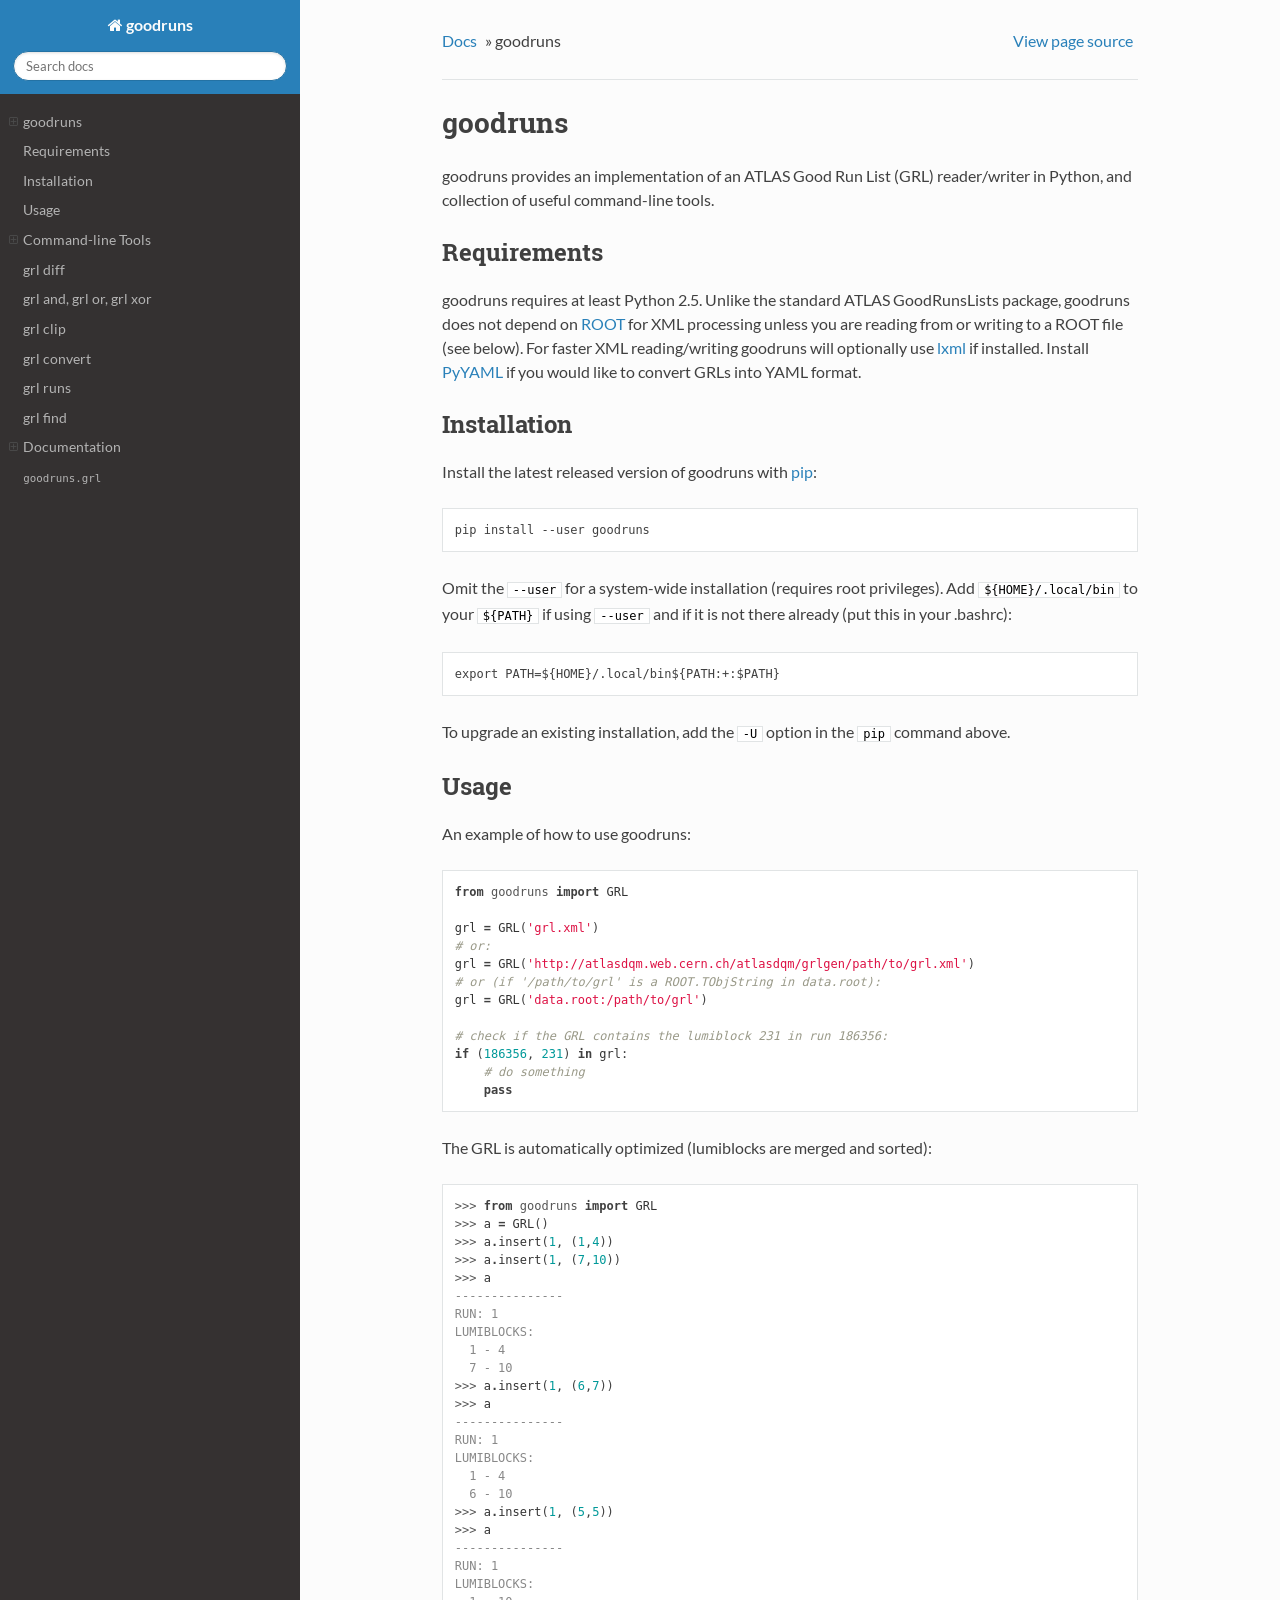
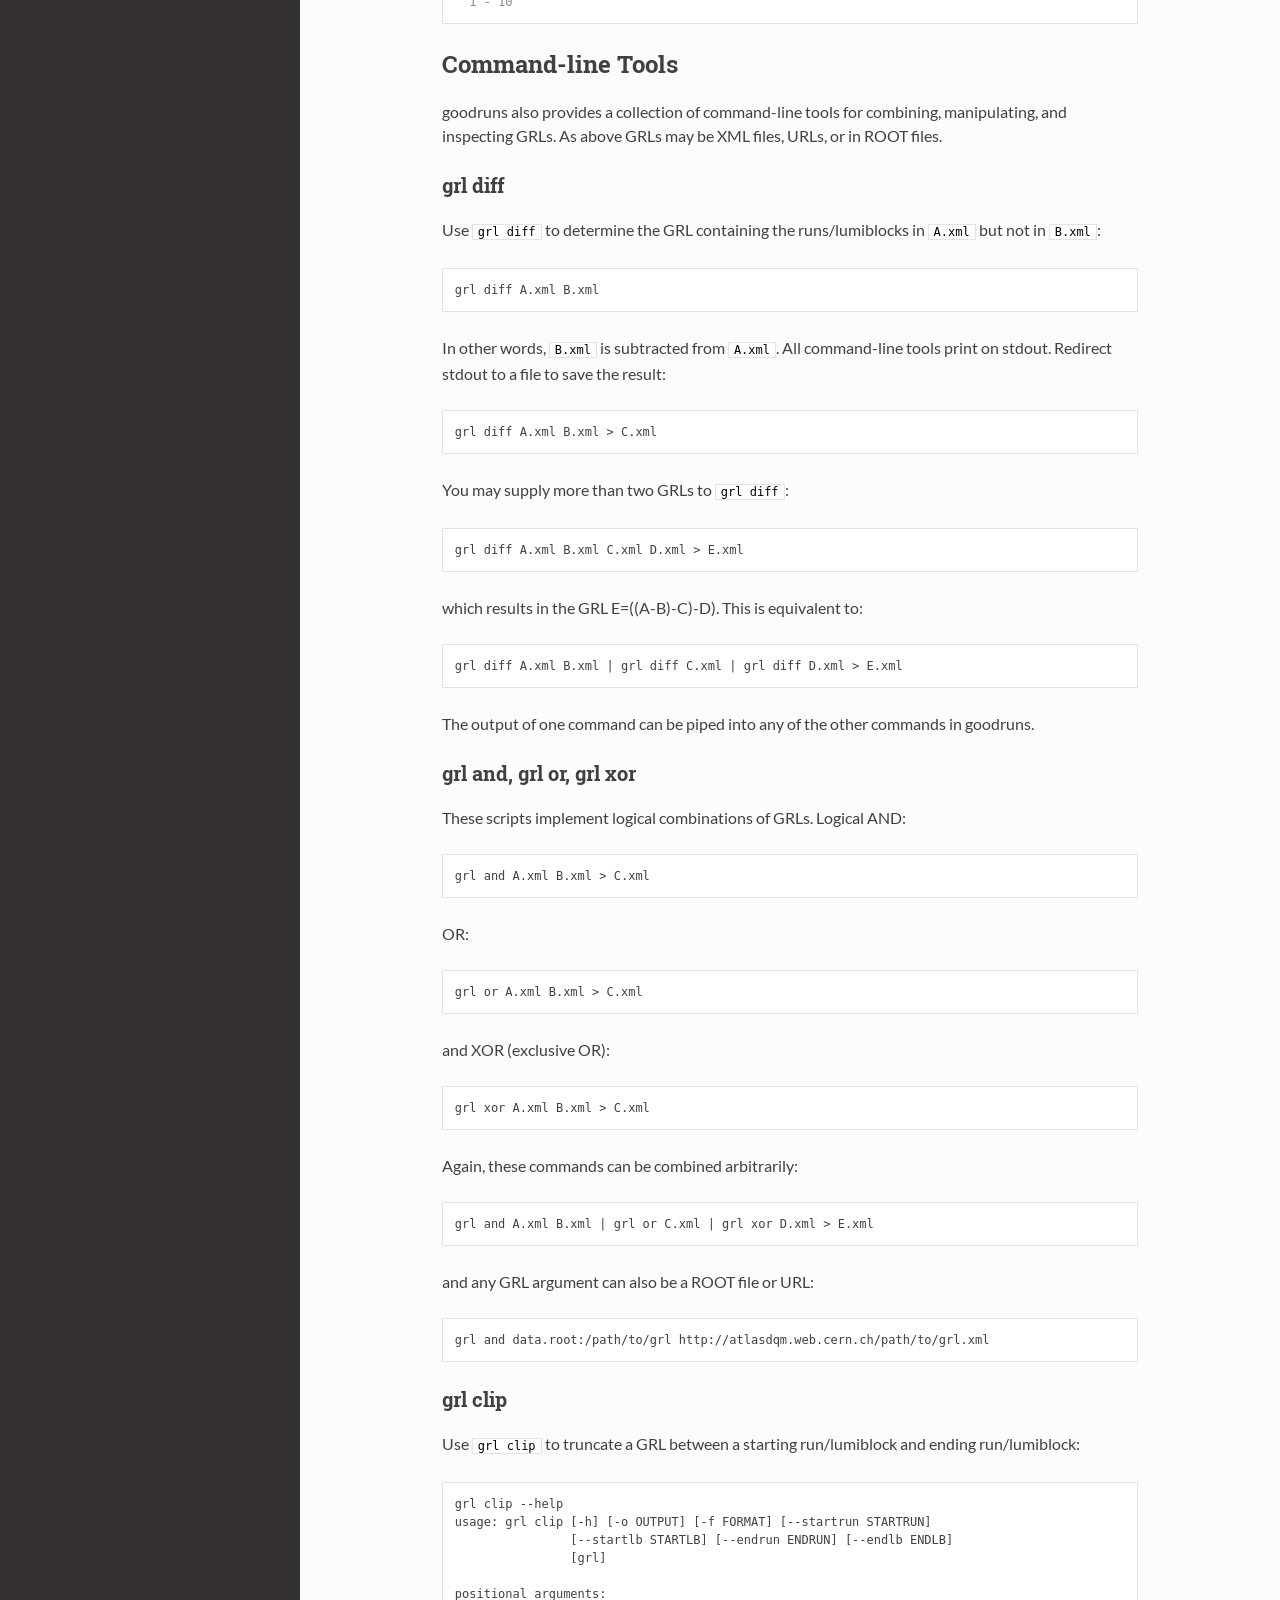
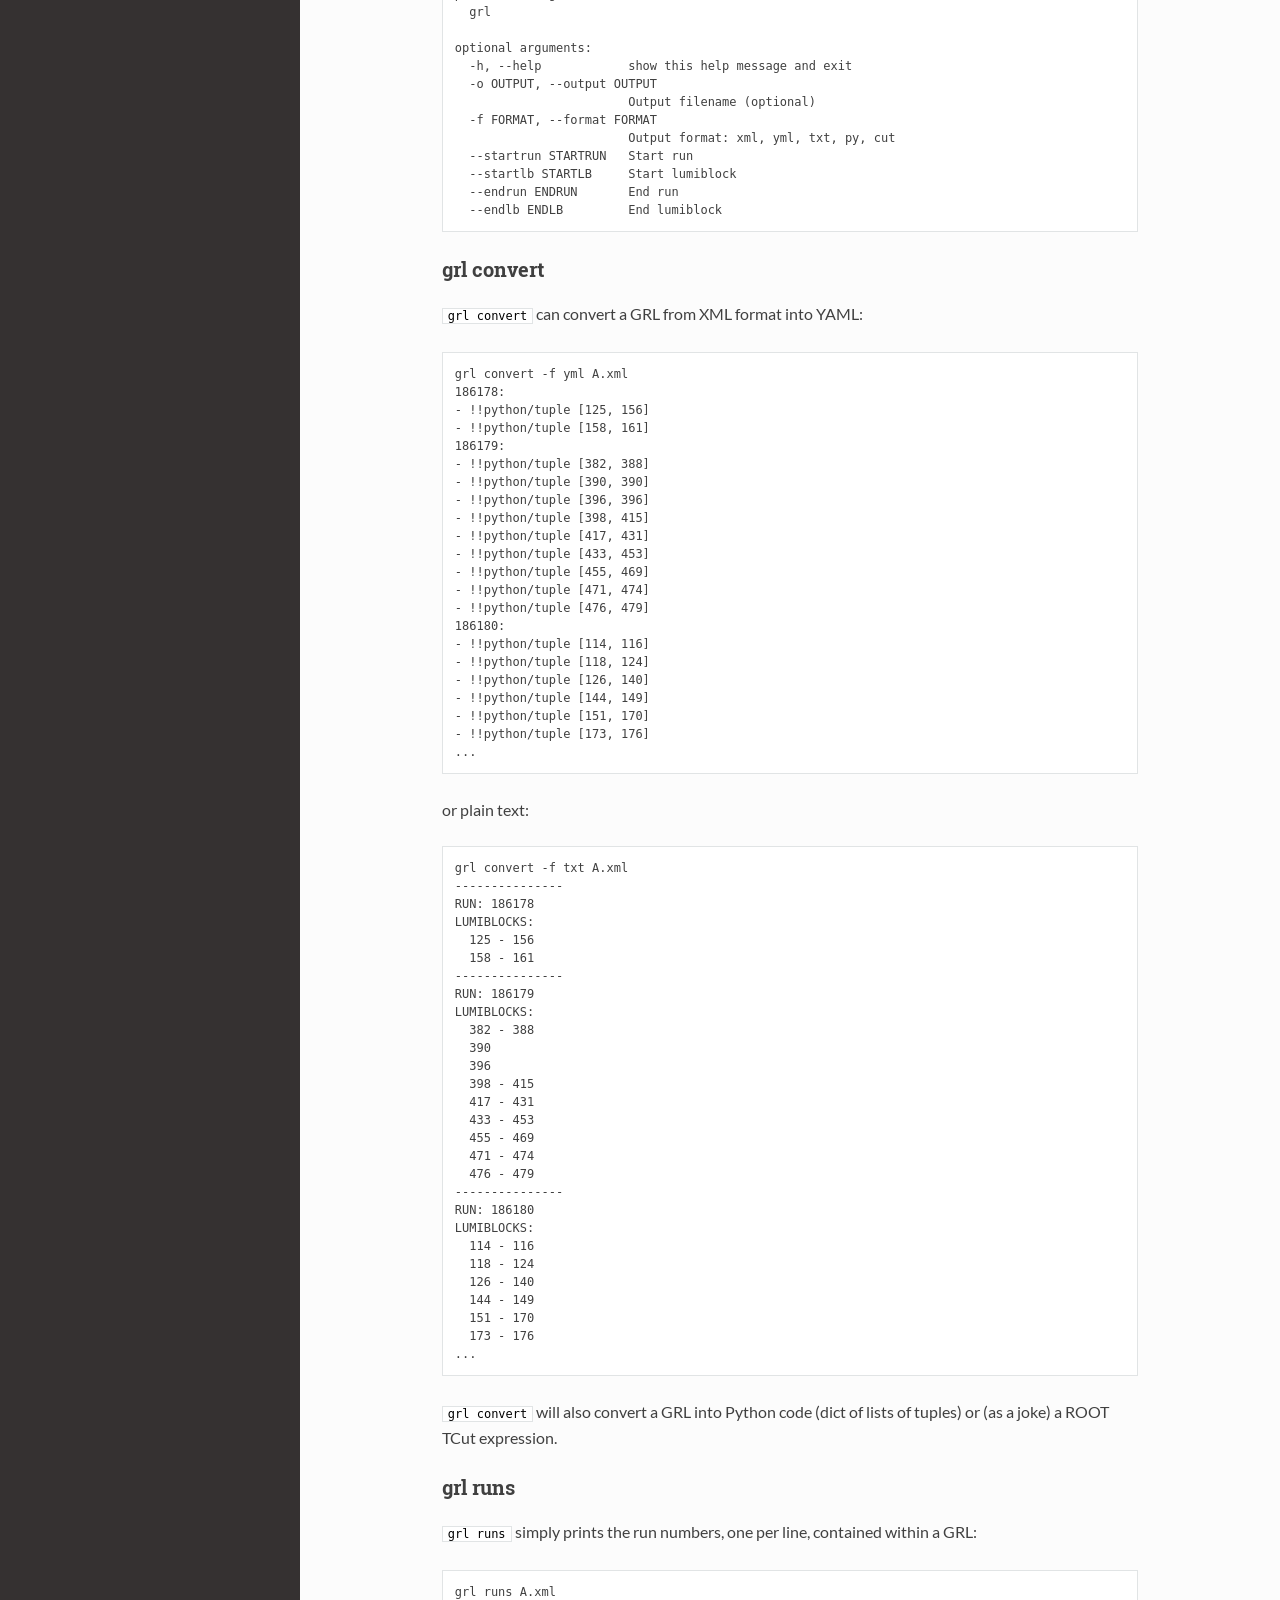
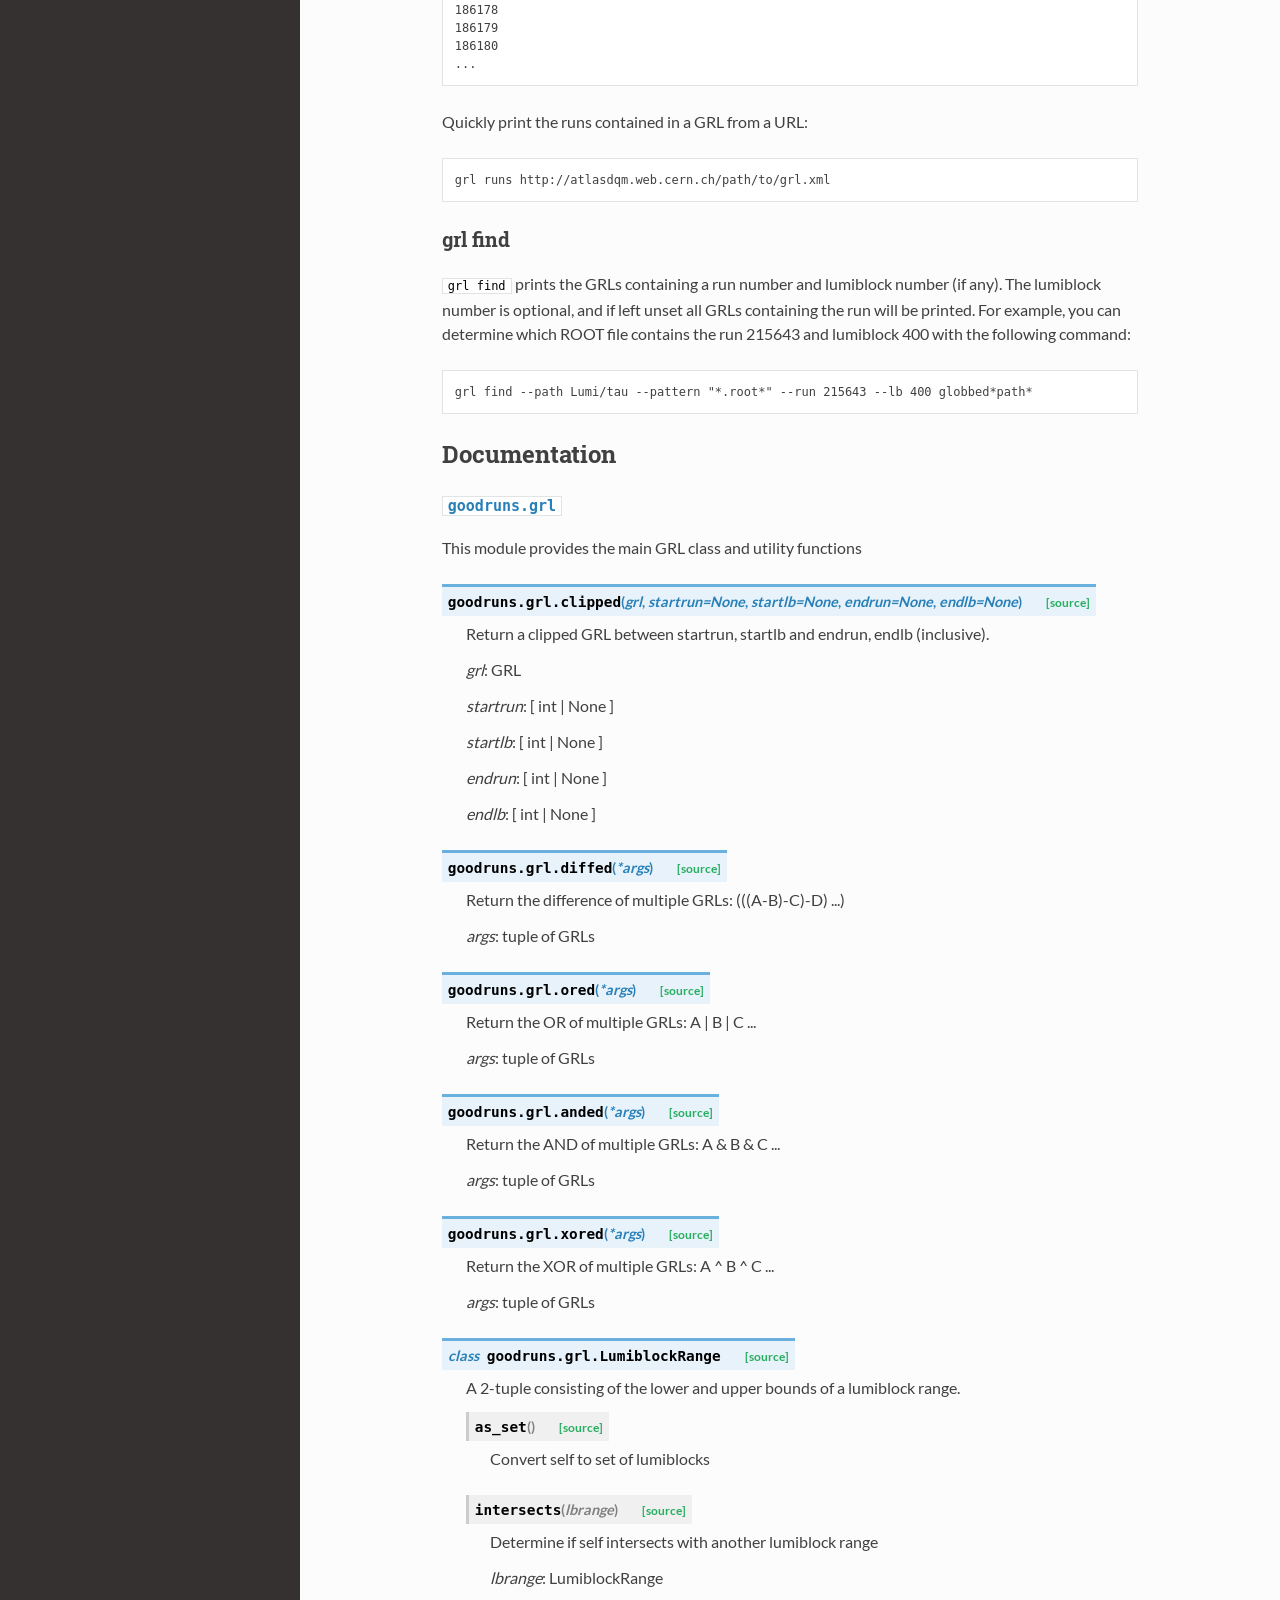
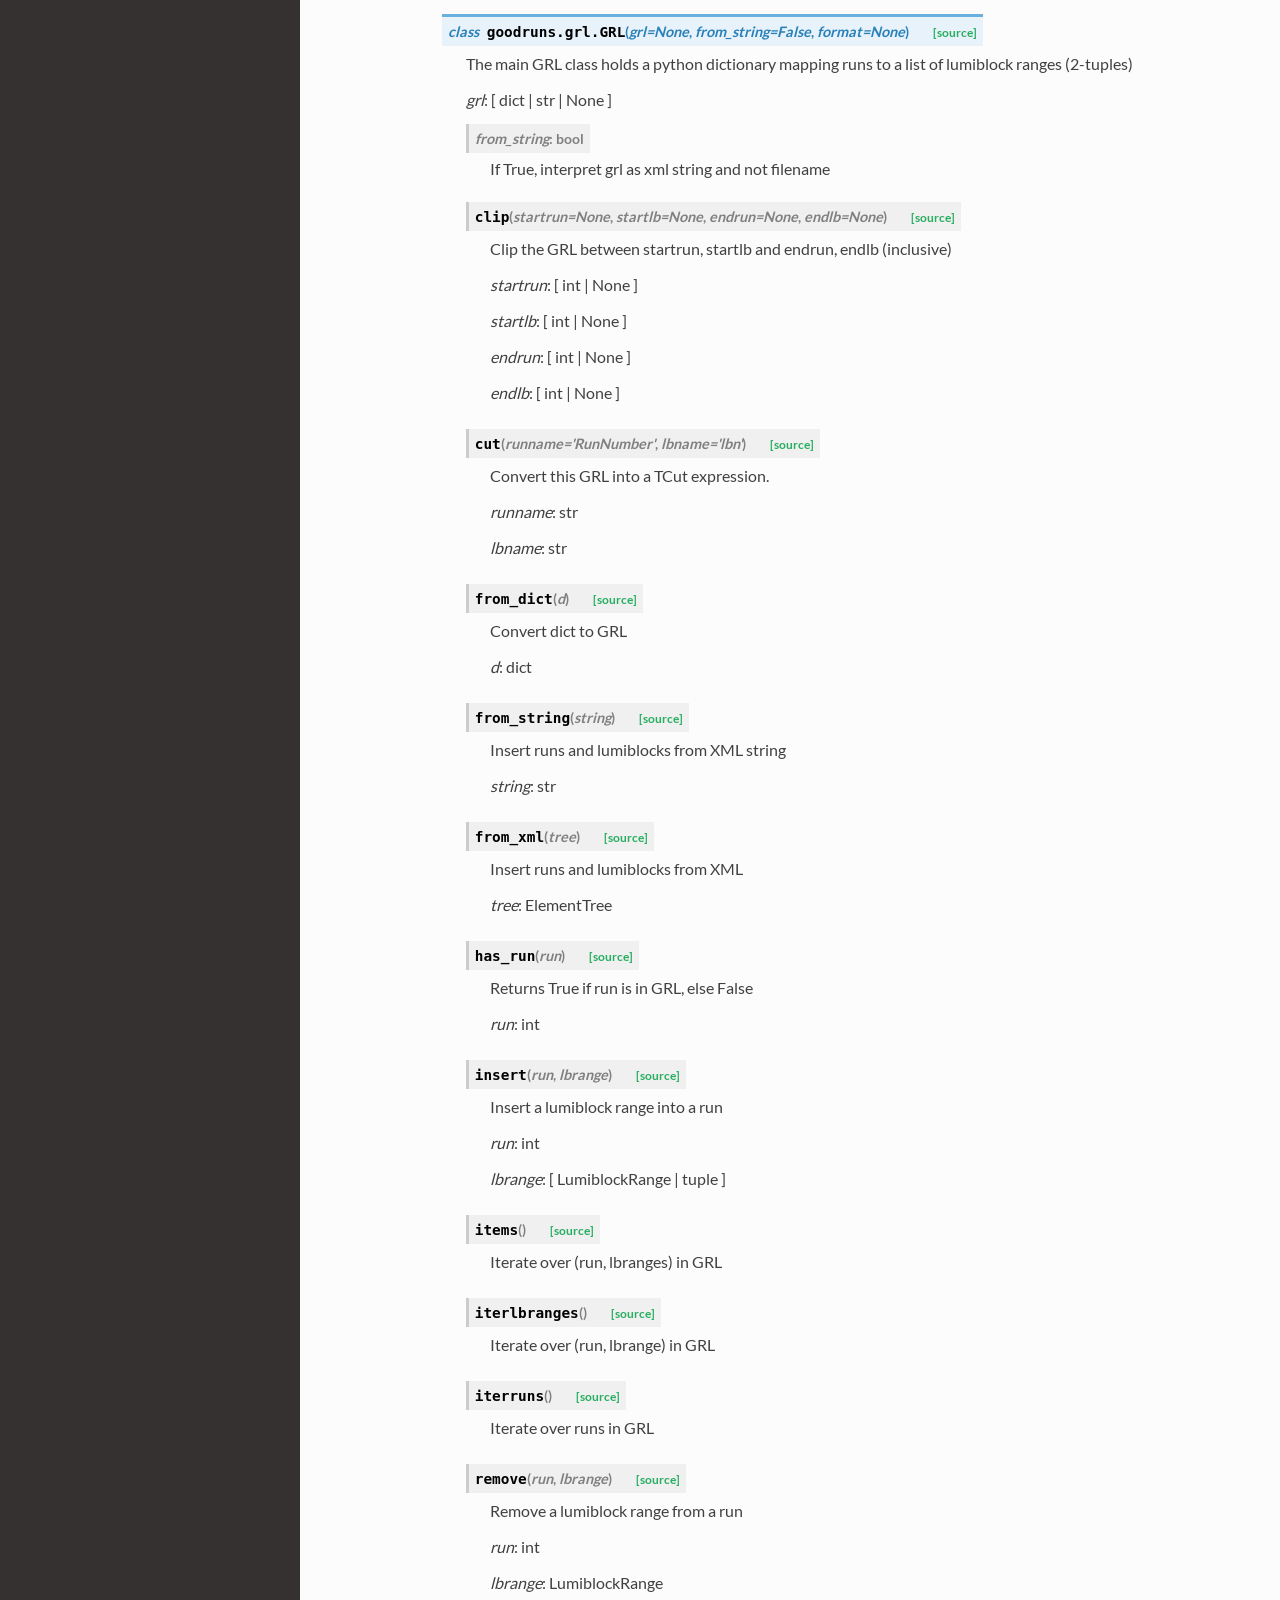
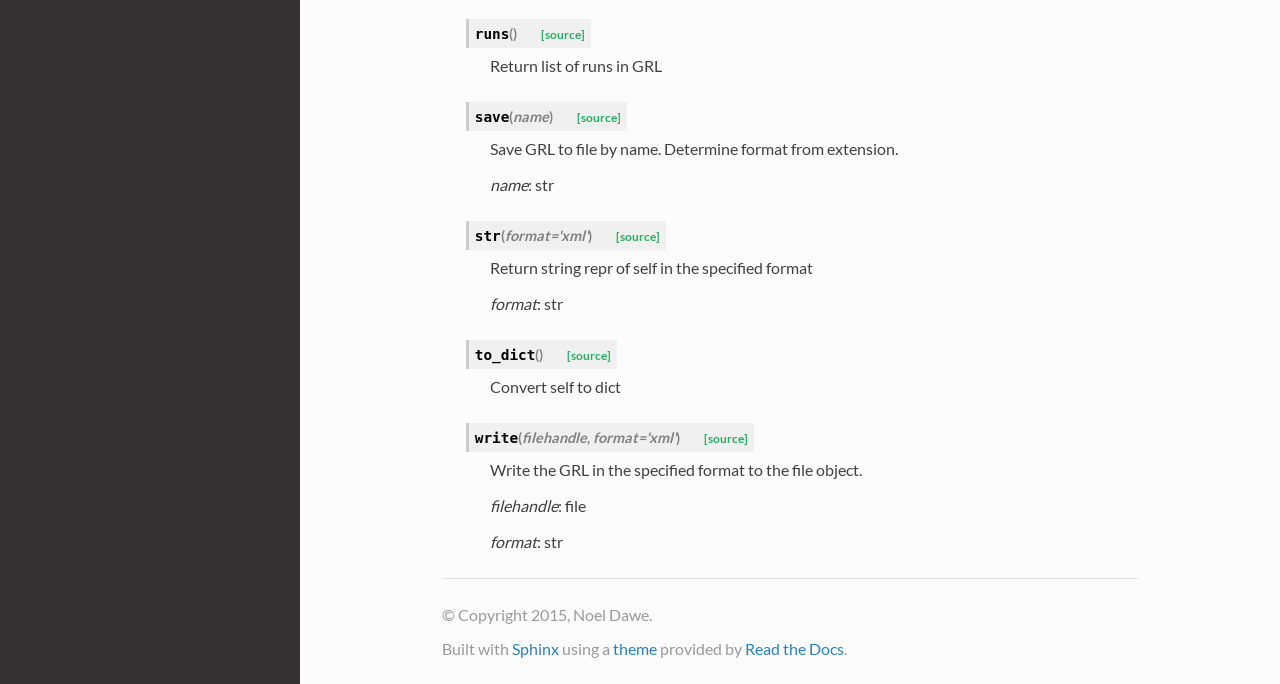
<file: index.html>
<!DOCTYPE html>
<!--[if IE 8]><html class="no-js lt-ie9" lang="en" > <![endif]-->
<!--[if gt IE 8]><!--> <html class="no-js" lang="en" > <!--<![endif]-->
<head>
  <meta charset="utf-8">
  
  <meta name="viewport" content="width=device-width, initial-scale=1.0">
  
  <title>goodruns &mdash; goodruns 2.8.1 documentation</title>
  

  
  

  

  
  
    

  

  
  
    <link rel="stylesheet" href="_static/css/theme.css" type="text/css" />
  

  

  
    <link rel="top" title="goodruns 2.8.1 documentation" href="#"/> 

  
  <script src="_static/js/modernizr.min.js"></script>

</head>

<body class="wy-body-for-nav" role="document">

  <div class="wy-grid-for-nav">

    
    <nav data-toggle="wy-nav-shift" class="wy-nav-side">
      <div class="wy-side-nav-search">
        

        
          <a href="#" class="icon icon-home"> goodruns
        

        
        </a>

        
<div role="search">
  <form id="rtd-search-form" class="wy-form" action="search.html" method="get">
    <input type="text" name="q" placeholder="Search docs" />
    <input type="hidden" name="check_keywords" value="yes" />
    <input type="hidden" name="area" value="default" />
  </form>
</div>

        
      </div>

      <div class="wy-menu wy-menu-vertical" data-spy="affix" role="navigation" aria-label="main navigation">
        
          
          
              <!-- Local TOC -->
              <div class="local-toc"><ul>
<li><a class="reference internal" href="#">goodruns</a><ul>
<li><a class="reference internal" href="#requirements">Requirements</a></li>
<li><a class="reference internal" href="#installation">Installation</a></li>
<li><a class="reference internal" href="#usage">Usage</a></li>
<li><a class="reference internal" href="#command-line-tools">Command-line Tools</a><ul>
<li><a class="reference internal" href="#grl-diff">grl diff</a></li>
<li><a class="reference internal" href="#grl-and-grl-or-grl-xor">grl and, grl or, grl xor</a></li>
<li><a class="reference internal" href="#grl-clip">grl clip</a></li>
<li><a class="reference internal" href="#grl-convert">grl convert</a></li>
<li><a class="reference internal" href="#grl-runs">grl runs</a></li>
<li><a class="reference internal" href="#grl-find">grl find</a></li>
</ul>
</li>
<li><a class="reference internal" href="#documentation">Documentation</a><ul>
<li><a class="reference internal" href="#module-goodruns.grl"><code class="docutils literal"><span class="pre">goodruns.grl</span></code></a></li>
</ul>
</li>
</ul>
</li>
</ul>
</div>
          
        
      </div>
      &nbsp;
    </nav>

    <section data-toggle="wy-nav-shift" class="wy-nav-content-wrap">

      
      <nav class="wy-nav-top" role="navigation" aria-label="top navigation">
        <i data-toggle="wy-nav-top" class="fa fa-bars"></i>
        <a href="#">goodruns</a>
      </nav>


      
      <div class="wy-nav-content">
        <div class="rst-content">
          <div role="navigation" aria-label="breadcrumbs navigation">
  <ul class="wy-breadcrumbs">
    <li><a href="#">Docs</a> &raquo;</li>
      
    <li>goodruns</li>
      <li class="wy-breadcrumbs-aside">
        
          
            <a href="_sources/index.txt" rel="nofollow"> View page source</a>
          
        
      </li>
  </ul>
  <hr/>
</div>
          <div role="main" class="document">
            
  <div class="section" id="goodruns">
<h1>goodruns<a class="headerlink" href="#goodruns" title="Permalink to this headline">¶</a></h1>
<p>goodruns provides an implementation of an ATLAS Good Run List (GRL)
reader/writer in Python, and collection of useful command-line tools.</p>
<div class="section" id="requirements">
<h2>Requirements<a class="headerlink" href="#requirements" title="Permalink to this headline">¶</a></h2>
<p>goodruns requires at least Python 2.5. Unlike the standard ATLAS GoodRunsLists
package, goodruns does not depend on <a class="reference external" href="http://root.cern.ch/">ROOT</a> for XML
processing unless you are reading from or writing to a ROOT file (see below).
For faster XML reading/writing goodruns will optionally use <a class="reference external" href="http://pypi.python.org/pypi/lxml/2.3">lxml</a> if installed. Install <a class="reference external" href="http://pypi.python.org/pypi/PyYAML/">PyYAML</a> if you would like to convert GRLs into
YAML format.</p>
</div>
<div class="section" id="installation">
<h2>Installation<a class="headerlink" href="#installation" title="Permalink to this headline">¶</a></h2>
<p>Install the latest released version of goodruns with
<a class="reference external" href="http://pypi.python.org/pypi/pip">pip</a>:</p>
<div class="highlight-python"><div class="highlight"><pre>pip install --user goodruns
</pre></div>
</div>
<p>Omit the <code class="docutils literal"><span class="pre">--user</span></code> for a system-wide installation (requires root privileges).
Add <code class="docutils literal"><span class="pre">${HOME}/.local/bin</span></code> to your <code class="docutils literal"><span class="pre">${PATH}</span></code> if using <code class="docutils literal"><span class="pre">--user</span></code> and if
it is not there already (put this in your .bashrc):</p>
<div class="highlight-python"><div class="highlight"><pre>export PATH=${HOME}/.local/bin${PATH:+:$PATH}
</pre></div>
</div>
<p>To upgrade an existing installation, add the <code class="docutils literal"><span class="pre">-U</span></code> option in the <code class="docutils literal"><span class="pre">pip</span></code>
command above.</p>
</div>
<div class="section" id="usage">
<h2>Usage<a class="headerlink" href="#usage" title="Permalink to this headline">¶</a></h2>
<p>An example of how to use goodruns:</p>
<div class="highlight-python"><div class="highlight"><pre><span class="kn">from</span> <span class="nn">goodruns</span> <span class="kn">import</span> <span class="n">GRL</span>

<span class="n">grl</span> <span class="o">=</span> <span class="n">GRL</span><span class="p">(</span><span class="s">&#39;grl.xml&#39;</span><span class="p">)</span>
<span class="c"># or:</span>
<span class="n">grl</span> <span class="o">=</span> <span class="n">GRL</span><span class="p">(</span><span class="s">&#39;http://atlasdqm.web.cern.ch/atlasdqm/grlgen/path/to/grl.xml&#39;</span><span class="p">)</span>
<span class="c"># or (if &#39;/path/to/grl&#39; is a ROOT.TObjString in data.root):</span>
<span class="n">grl</span> <span class="o">=</span> <span class="n">GRL</span><span class="p">(</span><span class="s">&#39;data.root:/path/to/grl&#39;</span><span class="p">)</span>

<span class="c"># check if the GRL contains the lumiblock 231 in run 186356:</span>
<span class="k">if</span> <span class="p">(</span><span class="mi">186356</span><span class="p">,</span> <span class="mi">231</span><span class="p">)</span> <span class="ow">in</span> <span class="n">grl</span><span class="p">:</span>
    <span class="c"># do something</span>
    <span class="k">pass</span>
</pre></div>
</div>
<p>The GRL is automatically optimized (lumiblocks are merged and sorted):</p>
<div class="highlight-python"><div class="highlight"><pre><span class="gp">&gt;&gt;&gt; </span><span class="kn">from</span> <span class="nn">goodruns</span> <span class="kn">import</span> <span class="n">GRL</span>
<span class="gp">&gt;&gt;&gt; </span><span class="n">a</span> <span class="o">=</span> <span class="n">GRL</span><span class="p">()</span>
<span class="gp">&gt;&gt;&gt; </span><span class="n">a</span><span class="o">.</span><span class="n">insert</span><span class="p">(</span><span class="mi">1</span><span class="p">,</span> <span class="p">(</span><span class="mi">1</span><span class="p">,</span><span class="mi">4</span><span class="p">))</span>
<span class="gp">&gt;&gt;&gt; </span><span class="n">a</span><span class="o">.</span><span class="n">insert</span><span class="p">(</span><span class="mi">1</span><span class="p">,</span> <span class="p">(</span><span class="mi">7</span><span class="p">,</span><span class="mi">10</span><span class="p">))</span>
<span class="gp">&gt;&gt;&gt; </span><span class="n">a</span>
<span class="go">---------------</span>
<span class="go">RUN: 1</span>
<span class="go">LUMIBLOCKS:</span>
<span class="go">  1 - 4</span>
<span class="go">  7 - 10</span>
<span class="gp">&gt;&gt;&gt; </span><span class="n">a</span><span class="o">.</span><span class="n">insert</span><span class="p">(</span><span class="mi">1</span><span class="p">,</span> <span class="p">(</span><span class="mi">6</span><span class="p">,</span><span class="mi">7</span><span class="p">))</span>
<span class="gp">&gt;&gt;&gt; </span><span class="n">a</span>
<span class="go">---------------</span>
<span class="go">RUN: 1</span>
<span class="go">LUMIBLOCKS:</span>
<span class="go">  1 - 4</span>
<span class="go">  6 - 10</span>
<span class="gp">&gt;&gt;&gt; </span><span class="n">a</span><span class="o">.</span><span class="n">insert</span><span class="p">(</span><span class="mi">1</span><span class="p">,</span> <span class="p">(</span><span class="mi">5</span><span class="p">,</span><span class="mi">5</span><span class="p">))</span>
<span class="gp">&gt;&gt;&gt; </span><span class="n">a</span>
<span class="go">---------------</span>
<span class="go">RUN: 1</span>
<span class="go">LUMIBLOCKS:</span>
<span class="go">  1 - 10</span>
</pre></div>
</div>
</div>
<div class="section" id="command-line-tools">
<h2>Command-line Tools<a class="headerlink" href="#command-line-tools" title="Permalink to this headline">¶</a></h2>
<p>goodruns also provides a collection of command-line tools
for combining, manipulating, and inspecting GRLs. As above
GRLs may be XML files, URLs, or in ROOT files.</p>
<div class="section" id="grl-diff">
<h3>grl diff<a class="headerlink" href="#grl-diff" title="Permalink to this headline">¶</a></h3>
<p>Use <code class="docutils literal"><span class="pre">grl</span> <span class="pre">diff</span></code> to determine the GRL containing the runs/lumiblocks in
<code class="docutils literal"><span class="pre">A.xml</span></code> but not in <code class="docutils literal"><span class="pre">B.xml</span></code>:</p>
<div class="highlight-python"><div class="highlight"><pre>grl diff A.xml B.xml
</pre></div>
</div>
<p>In other words, <code class="docutils literal"><span class="pre">B.xml</span></code> is subtracted from <code class="docutils literal"><span class="pre">A.xml</span></code>.
All command-line tools print on stdout. Redirect stdout to a file to save
the result:</p>
<div class="highlight-python"><div class="highlight"><pre>grl diff A.xml B.xml &gt; C.xml
</pre></div>
</div>
<p>You may supply more than two GRLs to <code class="docutils literal"><span class="pre">grl</span> <span class="pre">diff</span></code>:</p>
<div class="highlight-python"><div class="highlight"><pre>grl diff A.xml B.xml C.xml D.xml &gt; E.xml
</pre></div>
</div>
<p>which results in the GRL E=((A-B)-C)-D). This is equivalent to:</p>
<div class="highlight-python"><div class="highlight"><pre>grl diff A.xml B.xml | grl diff C.xml | grl diff D.xml &gt; E.xml
</pre></div>
</div>
<p>The output of one command can be piped into any of the other commands
in goodruns.</p>
</div>
<div class="section" id="grl-and-grl-or-grl-xor">
<h3>grl and, grl or, grl xor<a class="headerlink" href="#grl-and-grl-or-grl-xor" title="Permalink to this headline">¶</a></h3>
<p>These scripts implement logical combinations of GRLs. Logical AND:</p>
<div class="highlight-python"><div class="highlight"><pre>grl and A.xml B.xml &gt; C.xml
</pre></div>
</div>
<p>OR:</p>
<div class="highlight-python"><div class="highlight"><pre>grl or A.xml B.xml &gt; C.xml
</pre></div>
</div>
<p>and XOR (exclusive OR):</p>
<div class="highlight-python"><div class="highlight"><pre>grl xor A.xml B.xml &gt; C.xml
</pre></div>
</div>
<p>Again, these commands can be combined arbitrarily:</p>
<div class="highlight-python"><div class="highlight"><pre>grl and A.xml B.xml | grl or C.xml | grl xor D.xml &gt; E.xml
</pre></div>
</div>
<p>and any GRL argument can also be a ROOT file or URL:</p>
<div class="highlight-python"><div class="highlight"><pre>grl and data.root:/path/to/grl http://atlasdqm.web.cern.ch/path/to/grl.xml
</pre></div>
</div>
</div>
<div class="section" id="grl-clip">
<h3>grl clip<a class="headerlink" href="#grl-clip" title="Permalink to this headline">¶</a></h3>
<p>Use <code class="docutils literal"><span class="pre">grl</span> <span class="pre">clip</span></code> to truncate a GRL between a starting run/lumiblock and ending
run/lumiblock:</p>
<div class="highlight-python"><div class="highlight"><pre>grl clip --help
usage: grl clip [-h] [-o OUTPUT] [-f FORMAT] [--startrun STARTRUN]
                [--startlb STARTLB] [--endrun ENDRUN] [--endlb ENDLB]
                [grl]

positional arguments:
  grl

optional arguments:
  -h, --help            show this help message and exit
  -o OUTPUT, --output OUTPUT
                        Output filename (optional)
  -f FORMAT, --format FORMAT
                        Output format: xml, yml, txt, py, cut
  --startrun STARTRUN   Start run
  --startlb STARTLB     Start lumiblock
  --endrun ENDRUN       End run
  --endlb ENDLB         End lumiblock
</pre></div>
</div>
</div>
<div class="section" id="grl-convert">
<h3>grl convert<a class="headerlink" href="#grl-convert" title="Permalink to this headline">¶</a></h3>
<p><code class="docutils literal"><span class="pre">grl</span> <span class="pre">convert</span></code> can convert a GRL from XML format into YAML:</p>
<div class="highlight-python"><div class="highlight"><pre>grl convert -f yml A.xml
186178:
- !!python/tuple [125, 156]
- !!python/tuple [158, 161]
186179:
- !!python/tuple [382, 388]
- !!python/tuple [390, 390]
- !!python/tuple [396, 396]
- !!python/tuple [398, 415]
- !!python/tuple [417, 431]
- !!python/tuple [433, 453]
- !!python/tuple [455, 469]
- !!python/tuple [471, 474]
- !!python/tuple [476, 479]
186180:
- !!python/tuple [114, 116]
- !!python/tuple [118, 124]
- !!python/tuple [126, 140]
- !!python/tuple [144, 149]
- !!python/tuple [151, 170]
- !!python/tuple [173, 176]
...
</pre></div>
</div>
<p>or plain text:</p>
<div class="highlight-python"><div class="highlight"><pre>grl convert -f txt A.xml
---------------
RUN: 186178
LUMIBLOCKS:
  125 - 156
  158 - 161
---------------
RUN: 186179
LUMIBLOCKS:
  382 - 388
  390
  396
  398 - 415
  417 - 431
  433 - 453
  455 - 469
  471 - 474
  476 - 479
---------------
RUN: 186180
LUMIBLOCKS:
  114 - 116
  118 - 124
  126 - 140
  144 - 149
  151 - 170
  173 - 176
...
</pre></div>
</div>
<p><code class="docutils literal"><span class="pre">grl</span> <span class="pre">convert</span></code> will also convert a GRL into Python code (dict of lists of
tuples) or (as a joke) a ROOT TCut expression.</p>
</div>
<div class="section" id="grl-runs">
<h3>grl runs<a class="headerlink" href="#grl-runs" title="Permalink to this headline">¶</a></h3>
<p><code class="docutils literal"><span class="pre">grl</span> <span class="pre">runs</span></code> simply prints the run numbers, one per line, contained
within a GRL:</p>
<div class="highlight-python"><div class="highlight"><pre>grl runs A.xml
186178
186179
186180
...
</pre></div>
</div>
<p>Quickly print the runs contained in a GRL from a URL:</p>
<div class="highlight-python"><div class="highlight"><pre>grl runs http://atlasdqm.web.cern.ch/path/to/grl.xml
</pre></div>
</div>
</div>
<div class="section" id="grl-find">
<h3>grl find<a class="headerlink" href="#grl-find" title="Permalink to this headline">¶</a></h3>
<p><code class="docutils literal"><span class="pre">grl</span> <span class="pre">find</span></code> prints the GRLs containing a run number and lumiblock number (if
any). The lumiblock number is optional, and if left unset all GRLs containing
the run will be printed. For example, you can determine which ROOT file contains
the run 215643 and lumiblock 400 with the following command:</p>
<div class="highlight-python"><div class="highlight"><pre>grl find --path Lumi/tau --pattern &quot;*.root*&quot; --run 215643 --lb 400 globbed*path*
</pre></div>
</div>
</div>
</div>
<div class="section" id="documentation">
<h2>Documentation<a class="headerlink" href="#documentation" title="Permalink to this headline">¶</a></h2>
<div class="section" id="module-goodruns.grl">
<span id="goodruns-grl"></span><h3><a class="reference internal" href="#module-goodruns.grl" title="goodruns.grl"><code class="xref py py-mod docutils literal"><span class="pre">goodruns.grl</span></code></a><a class="headerlink" href="#module-goodruns.grl" title="Permalink to this headline">¶</a></h3>
<p>This module provides the main GRL class and utility functions</p>
<dl class="function">
<dt id="goodruns.grl.clipped">
<code class="descclassname">goodruns.grl.</code><code class="descname">clipped</code><span class="sig-paren">(</span><em>grl</em>, <em>startrun=None</em>, <em>startlb=None</em>, <em>endrun=None</em>, <em>endlb=None</em><span class="sig-paren">)</span><a class="reference internal" href="_modules/goodruns/grl.html#clipped"><span class="viewcode-link">[source]</span></a><a class="headerlink" href="#goodruns.grl.clipped" title="Permalink to this definition">¶</a></dt>
<dd><p>Return a clipped GRL between startrun, startlb and
endrun, endlb (inclusive).</p>
<p><em>grl</em>: GRL</p>
<p><em>startrun</em>: [ int | None ]</p>
<p><em>startlb</em>: [ int | None ]</p>
<p><em>endrun</em>: [ int | None ]</p>
<p><em>endlb</em>: [ int | None ]</p>
</dd></dl>

<dl class="function">
<dt id="goodruns.grl.diffed">
<code class="descclassname">goodruns.grl.</code><code class="descname">diffed</code><span class="sig-paren">(</span><em>*args</em><span class="sig-paren">)</span><a class="reference internal" href="_modules/goodruns/grl.html#diffed"><span class="viewcode-link">[source]</span></a><a class="headerlink" href="#goodruns.grl.diffed" title="Permalink to this definition">¶</a></dt>
<dd><p>Return the difference of multiple GRLs: (((A-B)-C)-D) ...)</p>
<p><em>args</em>: tuple of GRLs</p>
</dd></dl>

<dl class="function">
<dt id="goodruns.grl.ored">
<code class="descclassname">goodruns.grl.</code><code class="descname">ored</code><span class="sig-paren">(</span><em>*args</em><span class="sig-paren">)</span><a class="reference internal" href="_modules/goodruns/grl.html#ored"><span class="viewcode-link">[source]</span></a><a class="headerlink" href="#goodruns.grl.ored" title="Permalink to this definition">¶</a></dt>
<dd><p>Return the OR of multiple GRLs: A | B | C ...</p>
<p><em>args</em>: tuple of GRLs</p>
</dd></dl>

<dl class="function">
<dt id="goodruns.grl.anded">
<code class="descclassname">goodruns.grl.</code><code class="descname">anded</code><span class="sig-paren">(</span><em>*args</em><span class="sig-paren">)</span><a class="reference internal" href="_modules/goodruns/grl.html#anded"><span class="viewcode-link">[source]</span></a><a class="headerlink" href="#goodruns.grl.anded" title="Permalink to this definition">¶</a></dt>
<dd><p>Return the AND of multiple GRLs: A &amp; B &amp; C ...</p>
<p><em>args</em>: tuple of GRLs</p>
</dd></dl>

<dl class="function">
<dt id="goodruns.grl.xored">
<code class="descclassname">goodruns.grl.</code><code class="descname">xored</code><span class="sig-paren">(</span><em>*args</em><span class="sig-paren">)</span><a class="reference internal" href="_modules/goodruns/grl.html#xored"><span class="viewcode-link">[source]</span></a><a class="headerlink" href="#goodruns.grl.xored" title="Permalink to this definition">¶</a></dt>
<dd><p>Return the XOR of multiple GRLs: A ^ B ^ C ...</p>
<p><em>args</em>: tuple of GRLs</p>
</dd></dl>

<dl class="class">
<dt id="goodruns.grl.LumiblockRange">
<em class="property">class </em><code class="descclassname">goodruns.grl.</code><code class="descname">LumiblockRange</code><a class="reference internal" href="_modules/goodruns/grl.html#LumiblockRange"><span class="viewcode-link">[source]</span></a><a class="headerlink" href="#goodruns.grl.LumiblockRange" title="Permalink to this definition">¶</a></dt>
<dd><p>A 2-tuple consisting of the lower and upper
bounds of a lumiblock range.</p>
<dl class="method">
<dt id="goodruns.grl.LumiblockRange.as_set">
<code class="descname">as_set</code><span class="sig-paren">(</span><span class="sig-paren">)</span><a class="reference internal" href="_modules/goodruns/grl.html#LumiblockRange.as_set"><span class="viewcode-link">[source]</span></a><a class="headerlink" href="#goodruns.grl.LumiblockRange.as_set" title="Permalink to this definition">¶</a></dt>
<dd><p>Convert self to set of lumiblocks</p>
</dd></dl>

<dl class="method">
<dt id="goodruns.grl.LumiblockRange.intersects">
<code class="descname">intersects</code><span class="sig-paren">(</span><em>lbrange</em><span class="sig-paren">)</span><a class="reference internal" href="_modules/goodruns/grl.html#LumiblockRange.intersects"><span class="viewcode-link">[source]</span></a><a class="headerlink" href="#goodruns.grl.LumiblockRange.intersects" title="Permalink to this definition">¶</a></dt>
<dd><p>Determine if self intersects with another lumiblock range</p>
<p><em>lbrange</em>: LumiblockRange</p>
</dd></dl>

</dd></dl>

<dl class="class">
<dt id="goodruns.grl.GRL">
<em class="property">class </em><code class="descclassname">goodruns.grl.</code><code class="descname">GRL</code><span class="sig-paren">(</span><em>grl=None</em>, <em>from_string=False</em>, <em>format=None</em><span class="sig-paren">)</span><a class="reference internal" href="_modules/goodruns/grl.html#GRL"><span class="viewcode-link">[source]</span></a><a class="headerlink" href="#goodruns.grl.GRL" title="Permalink to this definition">¶</a></dt>
<dd><p>The main GRL class holds a python dictionary
mapping runs to a list of lumiblock ranges (2-tuples)</p>
<p><em>grl</em>: [ dict | str | None ]</p>
<dl class="docutils">
<dt><em>from_string</em>: bool</dt>
<dd>If True, interpret grl as xml string and not filename</dd>
</dl>
<dl class="method">
<dt id="goodruns.grl.GRL.clip">
<code class="descname">clip</code><span class="sig-paren">(</span><em>startrun=None</em>, <em>startlb=None</em>, <em>endrun=None</em>, <em>endlb=None</em><span class="sig-paren">)</span><a class="reference internal" href="_modules/goodruns/grl.html#GRL.clip"><span class="viewcode-link">[source]</span></a><a class="headerlink" href="#goodruns.grl.GRL.clip" title="Permalink to this definition">¶</a></dt>
<dd><p>Clip the GRL between startrun, startlb and endrun, endlb (inclusive)</p>
<p><em>startrun</em>: [ int | None ]</p>
<p><em>startlb</em>: [ int | None ]</p>
<p><em>endrun</em>: [ int | None ]</p>
<p><em>endlb</em>: [ int | None ]</p>
</dd></dl>

<dl class="method">
<dt id="goodruns.grl.GRL.cut">
<code class="descname">cut</code><span class="sig-paren">(</span><em>runname='RunNumber'</em>, <em>lbname='lbn'</em><span class="sig-paren">)</span><a class="reference internal" href="_modules/goodruns/grl.html#GRL.cut"><span class="viewcode-link">[source]</span></a><a class="headerlink" href="#goodruns.grl.GRL.cut" title="Permalink to this definition">¶</a></dt>
<dd><p>Convert this GRL into a TCut expression.</p>
<p><em>runname</em>: str</p>
<p><em>lbname</em>: str</p>
</dd></dl>

<dl class="method">
<dt id="goodruns.grl.GRL.from_dict">
<code class="descname">from_dict</code><span class="sig-paren">(</span><em>d</em><span class="sig-paren">)</span><a class="reference internal" href="_modules/goodruns/grl.html#GRL.from_dict"><span class="viewcode-link">[source]</span></a><a class="headerlink" href="#goodruns.grl.GRL.from_dict" title="Permalink to this definition">¶</a></dt>
<dd><p>Convert dict to GRL</p>
<p><em>d</em>: dict</p>
</dd></dl>

<dl class="method">
<dt id="goodruns.grl.GRL.from_string">
<code class="descname">from_string</code><span class="sig-paren">(</span><em>string</em><span class="sig-paren">)</span><a class="reference internal" href="_modules/goodruns/grl.html#GRL.from_string"><span class="viewcode-link">[source]</span></a><a class="headerlink" href="#goodruns.grl.GRL.from_string" title="Permalink to this definition">¶</a></dt>
<dd><p>Insert runs and lumiblocks from XML string</p>
<p><em>string</em>: str</p>
</dd></dl>

<dl class="method">
<dt id="goodruns.grl.GRL.from_xml">
<code class="descname">from_xml</code><span class="sig-paren">(</span><em>tree</em><span class="sig-paren">)</span><a class="reference internal" href="_modules/goodruns/grl.html#GRL.from_xml"><span class="viewcode-link">[source]</span></a><a class="headerlink" href="#goodruns.grl.GRL.from_xml" title="Permalink to this definition">¶</a></dt>
<dd><p>Insert runs and lumiblocks from XML</p>
<p><em>tree</em>: ElementTree</p>
</dd></dl>

<dl class="method">
<dt id="goodruns.grl.GRL.has_run">
<code class="descname">has_run</code><span class="sig-paren">(</span><em>run</em><span class="sig-paren">)</span><a class="reference internal" href="_modules/goodruns/grl.html#GRL.has_run"><span class="viewcode-link">[source]</span></a><a class="headerlink" href="#goodruns.grl.GRL.has_run" title="Permalink to this definition">¶</a></dt>
<dd><p>Returns True if run is in GRL, else False</p>
<p><em>run</em>: int</p>
</dd></dl>

<dl class="method">
<dt id="goodruns.grl.GRL.insert">
<code class="descname">insert</code><span class="sig-paren">(</span><em>run</em>, <em>lbrange</em><span class="sig-paren">)</span><a class="reference internal" href="_modules/goodruns/grl.html#GRL.insert"><span class="viewcode-link">[source]</span></a><a class="headerlink" href="#goodruns.grl.GRL.insert" title="Permalink to this definition">¶</a></dt>
<dd><p>Insert a lumiblock range into a run</p>
<p><em>run</em>: int</p>
<p><em>lbrange</em>: [ LumiblockRange | tuple ]</p>
</dd></dl>

<dl class="method">
<dt id="goodruns.grl.GRL.items">
<code class="descname">items</code><span class="sig-paren">(</span><span class="sig-paren">)</span><a class="reference internal" href="_modules/goodruns/grl.html#GRL.items"><span class="viewcode-link">[source]</span></a><a class="headerlink" href="#goodruns.grl.GRL.items" title="Permalink to this definition">¶</a></dt>
<dd><p>Iterate over (run, lbranges) in GRL</p>
</dd></dl>

<dl class="method">
<dt id="goodruns.grl.GRL.iterlbranges">
<code class="descname">iterlbranges</code><span class="sig-paren">(</span><span class="sig-paren">)</span><a class="reference internal" href="_modules/goodruns/grl.html#GRL.iterlbranges"><span class="viewcode-link">[source]</span></a><a class="headerlink" href="#goodruns.grl.GRL.iterlbranges" title="Permalink to this definition">¶</a></dt>
<dd><p>Iterate over (run, lbrange) in GRL</p>
</dd></dl>

<dl class="method">
<dt id="goodruns.grl.GRL.iterruns">
<code class="descname">iterruns</code><span class="sig-paren">(</span><span class="sig-paren">)</span><a class="reference internal" href="_modules/goodruns/grl.html#GRL.iterruns"><span class="viewcode-link">[source]</span></a><a class="headerlink" href="#goodruns.grl.GRL.iterruns" title="Permalink to this definition">¶</a></dt>
<dd><p>Iterate over runs in GRL</p>
</dd></dl>

<dl class="method">
<dt id="goodruns.grl.GRL.remove">
<code class="descname">remove</code><span class="sig-paren">(</span><em>run</em>, <em>lbrange</em><span class="sig-paren">)</span><a class="reference internal" href="_modules/goodruns/grl.html#GRL.remove"><span class="viewcode-link">[source]</span></a><a class="headerlink" href="#goodruns.grl.GRL.remove" title="Permalink to this definition">¶</a></dt>
<dd><p>Remove a lumiblock range from a run</p>
<p><em>run</em>: int</p>
<p><em>lbrange</em>: LumiblockRange</p>
</dd></dl>

<dl class="method">
<dt id="goodruns.grl.GRL.runs">
<code class="descname">runs</code><span class="sig-paren">(</span><span class="sig-paren">)</span><a class="reference internal" href="_modules/goodruns/grl.html#GRL.runs"><span class="viewcode-link">[source]</span></a><a class="headerlink" href="#goodruns.grl.GRL.runs" title="Permalink to this definition">¶</a></dt>
<dd><p>Return list of runs in GRL</p>
</dd></dl>

<dl class="method">
<dt id="goodruns.grl.GRL.save">
<code class="descname">save</code><span class="sig-paren">(</span><em>name</em><span class="sig-paren">)</span><a class="reference internal" href="_modules/goodruns/grl.html#GRL.save"><span class="viewcode-link">[source]</span></a><a class="headerlink" href="#goodruns.grl.GRL.save" title="Permalink to this definition">¶</a></dt>
<dd><p>Save GRL to file by name. Determine format from
extension.</p>
<p><em>name</em>: str</p>
</dd></dl>

<dl class="method">
<dt id="goodruns.grl.GRL.str">
<code class="descname">str</code><span class="sig-paren">(</span><em>format='xml'</em><span class="sig-paren">)</span><a class="reference internal" href="_modules/goodruns/grl.html#GRL.str"><span class="viewcode-link">[source]</span></a><a class="headerlink" href="#goodruns.grl.GRL.str" title="Permalink to this definition">¶</a></dt>
<dd><p>Return string repr of self in the specified format</p>
<p><em>format</em>: str</p>
</dd></dl>

<dl class="method">
<dt id="goodruns.grl.GRL.to_dict">
<code class="descname">to_dict</code><span class="sig-paren">(</span><span class="sig-paren">)</span><a class="reference internal" href="_modules/goodruns/grl.html#GRL.to_dict"><span class="viewcode-link">[source]</span></a><a class="headerlink" href="#goodruns.grl.GRL.to_dict" title="Permalink to this definition">¶</a></dt>
<dd><p>Convert self to dict</p>
</dd></dl>

<dl class="method">
<dt id="goodruns.grl.GRL.write">
<code class="descname">write</code><span class="sig-paren">(</span><em>filehandle</em>, <em>format='xml'</em><span class="sig-paren">)</span><a class="reference internal" href="_modules/goodruns/grl.html#GRL.write"><span class="viewcode-link">[source]</span></a><a class="headerlink" href="#goodruns.grl.GRL.write" title="Permalink to this definition">¶</a></dt>
<dd><p>Write the GRL in the specified format to the file object.</p>
<p><em>filehandle</em>: file</p>
<p><em>format</em>: str</p>
</dd></dl>

</dd></dl>

</div>
</div>
</div>


          </div>
          <footer>
  

  <hr/>

  <div role="contentinfo">
    <p>
        &copy; Copyright 2015, Noel Dawe.
    </p>
  </div>
  Built with <a href="http://sphinx-doc.org/">Sphinx</a> using a <a href="https://github.com/snide/sphinx_rtd_theme">theme</a> provided by <a href="https://readthedocs.org">Read the Docs</a>.

</footer>

        </div>
      </div>

    </section>

  </div>
  


  

    <script type="text/javascript">
        var DOCUMENTATION_OPTIONS = {
            URL_ROOT:'./',
            VERSION:'2.8.1',
            COLLAPSE_INDEX:false,
            FILE_SUFFIX:'.html',
            HAS_SOURCE:  true
        };
    </script>
      <script type="text/javascript" src="_static/jquery.js"></script>
      <script type="text/javascript" src="_static/underscore.js"></script>
      <script type="text/javascript" src="_static/doctools.js"></script>

  

  
  
    <script type="text/javascript" src="_static/js/theme.js"></script>
  

  
  
  <script type="text/javascript">
      jQuery(function () {
          SphinxRtdTheme.StickyNav.enable();
      });
  </script>
   

</body>
</html>
</file>
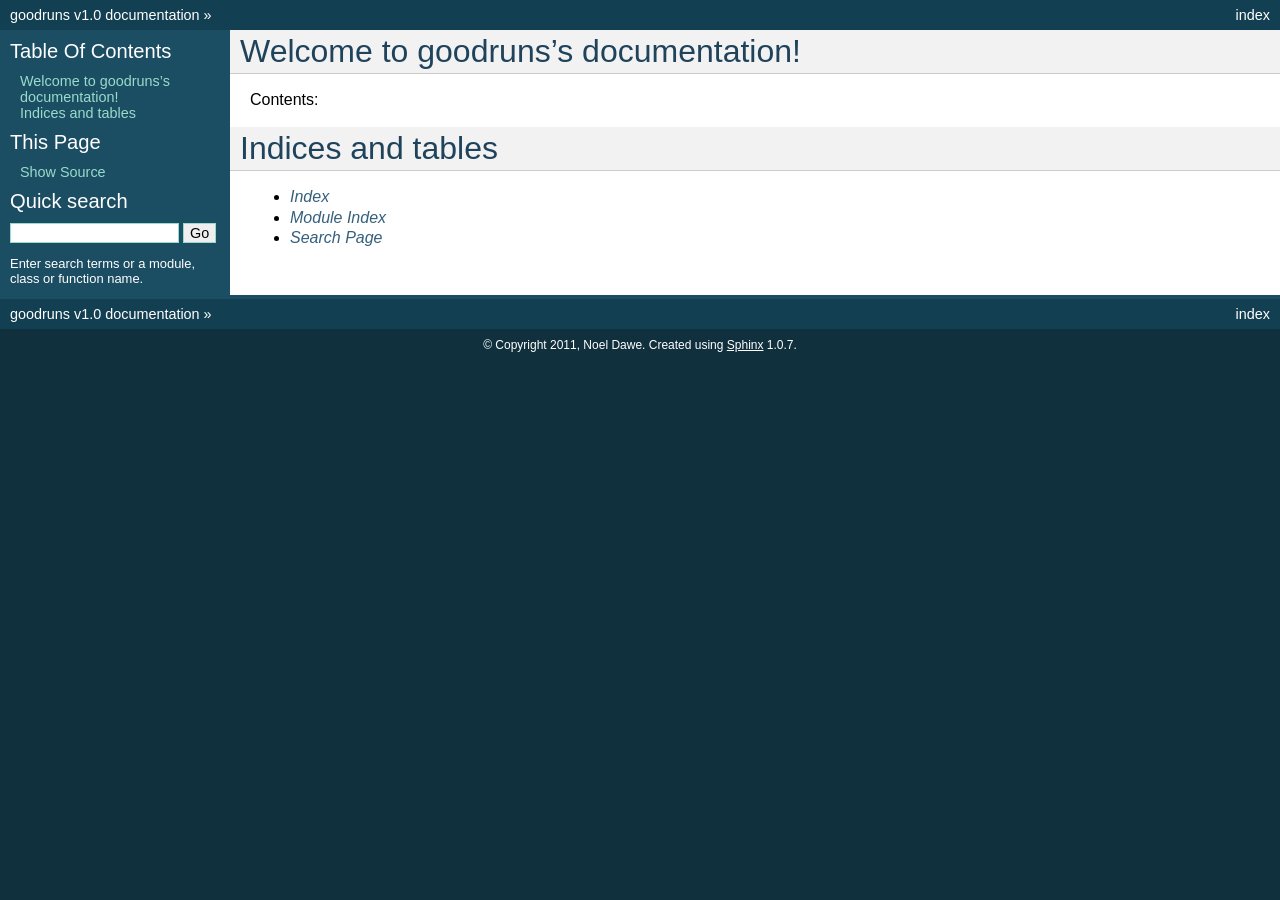
<file: doc/_build/html/index.html>
<!DOCTYPE html PUBLIC "-//W3C//DTD XHTML 1.0 Transitional//EN"
  "http://www.w3.org/TR/xhtml1/DTD/xhtml1-transitional.dtd">

<html xmlns="http://www.w3.org/1999/xhtml">
  <head>
    <meta http-equiv="Content-Type" content="text/html; charset=utf-8" />
    
    <title>Welcome to goodruns’s documentation! &mdash; goodruns v1.0 documentation</title>
    <link rel="stylesheet" href="_static/default.css" type="text/css" />
    <link rel="stylesheet" href="_static/pygments.css" type="text/css" />
    <script type="text/javascript">
      var DOCUMENTATION_OPTIONS = {
        URL_ROOT:    '',
        VERSION:     '1.0',
        COLLAPSE_INDEX: false,
        FILE_SUFFIX: '.html',
        HAS_SOURCE:  true
      };
    </script>
    <script type="text/javascript" src="_static/jquery.js"></script>
    <script type="text/javascript" src="_static/underscore.js"></script>
    <script type="text/javascript" src="_static/doctools.js"></script>
    <link rel="top" title="goodruns v1.0 documentation" href="#" /> 
  </head>
  <body>
    <div class="related">
      <h3>Navigation</h3>
      <ul>
        <li class="right" style="margin-right: 10px">
          <a href="genindex.html" title="General Index"
             accesskey="I">index</a></li>
        <li><a href="#">goodruns v1.0 documentation</a> &raquo;</li> 
      </ul>
    </div>  

    <div class="document">
      <div class="documentwrapper">
        <div class="bodywrapper">
          <div class="body">
            
  <div class="section" id="welcome-to-goodruns-s-documentation">
<h1>Welcome to goodruns&#8217;s documentation!<a class="headerlink" href="#welcome-to-goodruns-s-documentation" title="Permalink to this headline">¶</a></h1>
<p>Contents:</p>
<div class="toctree-wrapper compound">
<ul class="simple">
</ul>
</div>
</div>
<div class="section" id="indices-and-tables">
<h1>Indices and tables<a class="headerlink" href="#indices-and-tables" title="Permalink to this headline">¶</a></h1>
<ul class="simple">
<li><a class="reference internal" href="genindex.html"><em>Index</em></a></li>
<li><a class="reference internal" href="py-modindex.html"><em>Module Index</em></a></li>
<li><a class="reference internal" href="search.html"><em>Search Page</em></a></li>
</ul>
</div>


          </div>
        </div>
      </div>
      <div class="sphinxsidebar">
        <div class="sphinxsidebarwrapper">
  <h3><a href="#">Table Of Contents</a></h3>
  <ul>
<li><a class="reference internal" href="#">Welcome to goodruns&#8217;s documentation!</a><ul>
</ul>
</li>
<li><a class="reference internal" href="#indices-and-tables">Indices and tables</a></li>
</ul>

  <h3>This Page</h3>
  <ul class="this-page-menu">
    <li><a href="_sources/index.txt"
           rel="nofollow">Show Source</a></li>
  </ul>
<div id="searchbox" style="display: none">
  <h3>Quick search</h3>
    <form class="search" action="search.html" method="get">
      <input type="text" name="q" size="18" />
      <input type="submit" value="Go" />
      <input type="hidden" name="check_keywords" value="yes" />
      <input type="hidden" name="area" value="default" />
    </form>
    <p class="searchtip" style="font-size: 90%">
    Enter search terms or a module, class or function name.
    </p>
</div>
<script type="text/javascript">$('#searchbox').show(0);</script>
        </div>
      </div>
      <div class="clearer"></div>
    </div>
    <div class="related">
      <h3>Navigation</h3>
      <ul>
        <li class="right" style="margin-right: 10px">
          <a href="genindex.html" title="General Index"
             >index</a></li>
        <li><a href="#">goodruns v1.0 documentation</a> &raquo;</li> 
      </ul>
    </div>
    <div class="footer">
        &copy; Copyright 2011, Noel Dawe.
      Created using <a href="http://sphinx.pocoo.org/">Sphinx</a> 1.0.7.
    </div>
  </body>
</html>
</file>
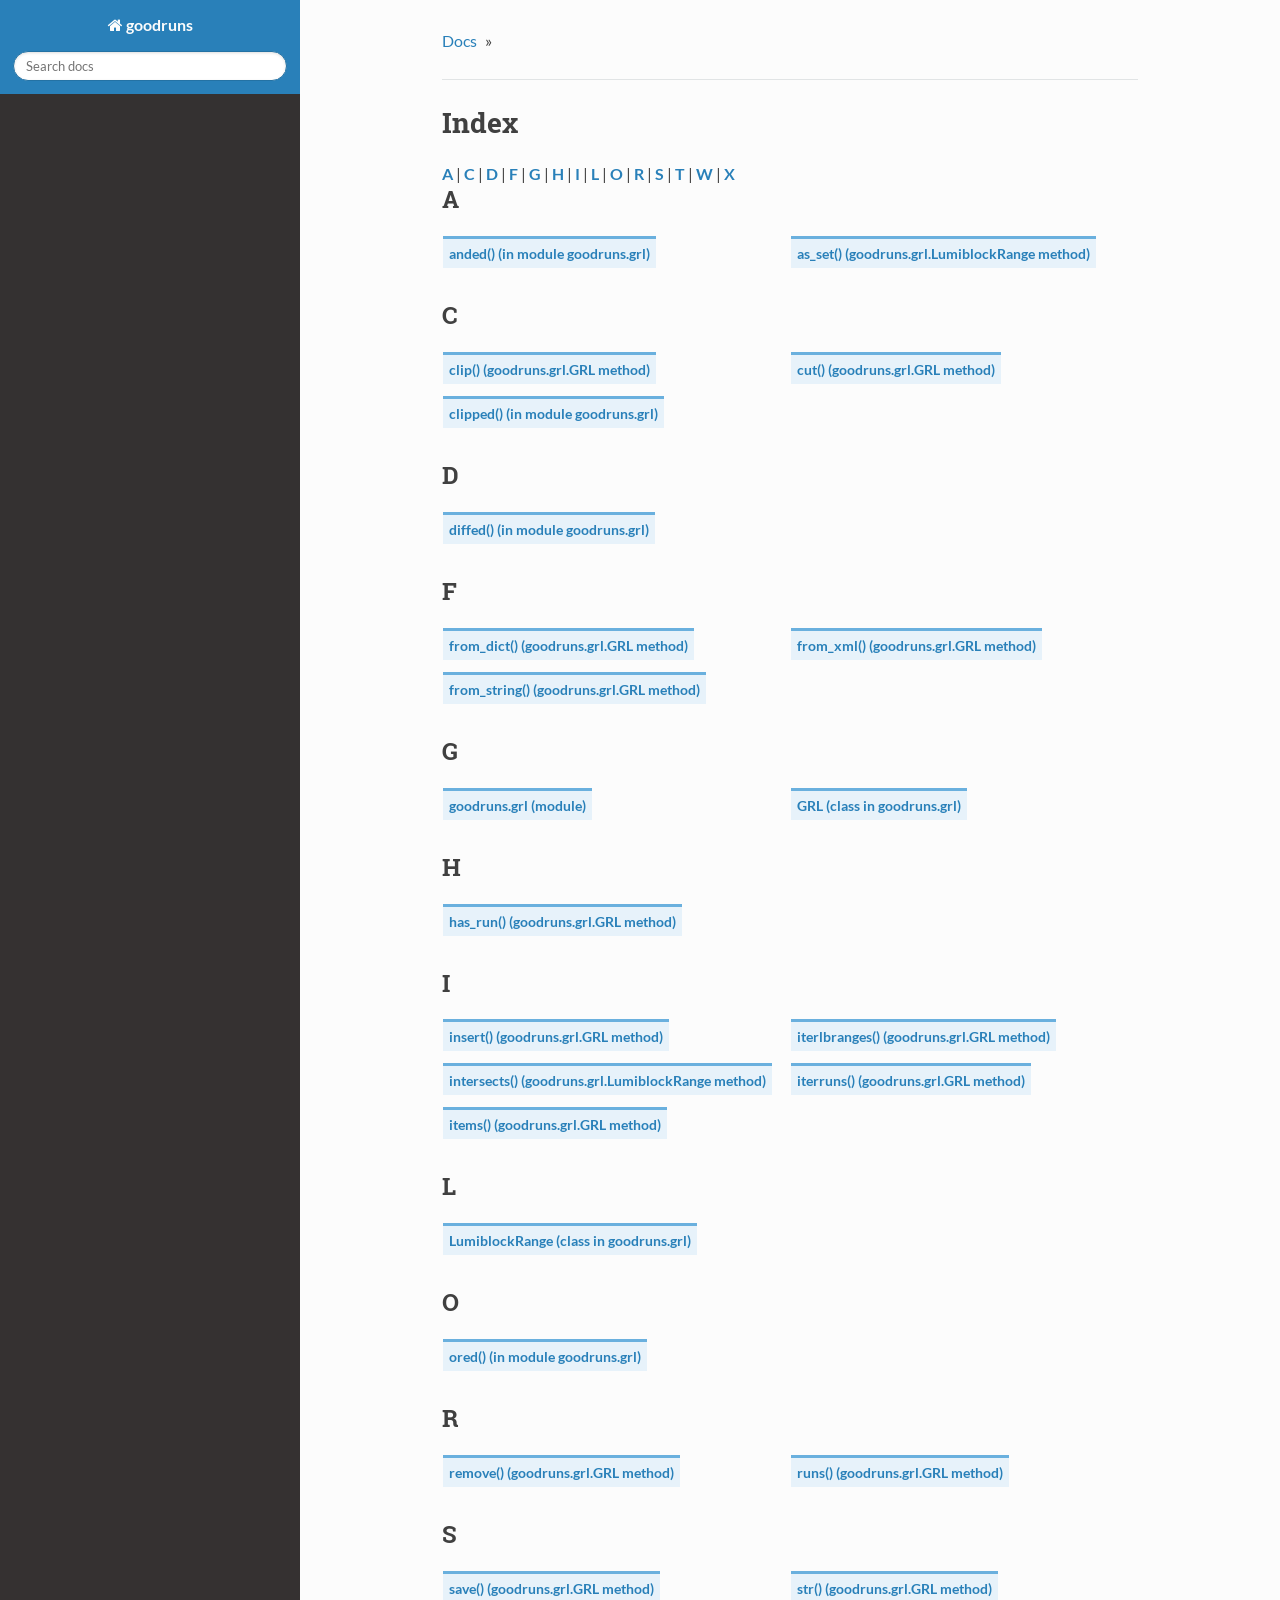
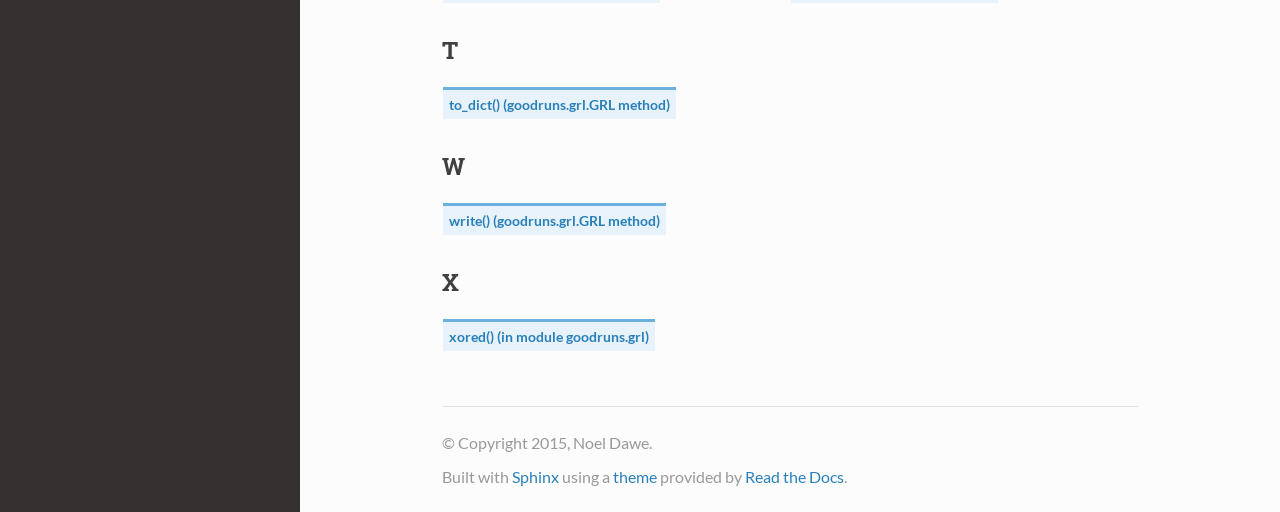
<file: genindex.html>
<!DOCTYPE html>
<!--[if IE 8]><html class="no-js lt-ie9" lang="en" > <![endif]-->
<!--[if gt IE 8]><!--> <html class="no-js" lang="en" > <!--<![endif]-->
<head>
  <meta charset="utf-8">
  
  <meta name="viewport" content="width=device-width, initial-scale=1.0">
  
  <title>Index &mdash; goodruns 2.8.1 documentation</title>
  

  
  

  

  
  
    

  

  
  
    <link rel="stylesheet" href="_static/css/theme.css" type="text/css" />
  

  

  
    <link rel="top" title="goodruns 2.8.1 documentation" href="index.html"/> 

  
  <script src="_static/js/modernizr.min.js"></script>

</head>

<body class="wy-body-for-nav" role="document">

  <div class="wy-grid-for-nav">

    
    <nav data-toggle="wy-nav-shift" class="wy-nav-side">
      <div class="wy-side-nav-search">
        

        
          <a href="index.html" class="icon icon-home"> goodruns
        

        
        </a>

        
<div role="search">
  <form id="rtd-search-form" class="wy-form" action="search.html" method="get">
    <input type="text" name="q" placeholder="Search docs" />
    <input type="hidden" name="check_keywords" value="yes" />
    <input type="hidden" name="area" value="default" />
  </form>
</div>

        
      </div>

      <div class="wy-menu wy-menu-vertical" data-spy="affix" role="navigation" aria-label="main navigation">
        
          
          
              <!-- Local TOC -->
              <div class="local-toc"></div>
          
        
      </div>
      &nbsp;
    </nav>

    <section data-toggle="wy-nav-shift" class="wy-nav-content-wrap">

      
      <nav class="wy-nav-top" role="navigation" aria-label="top navigation">
        <i data-toggle="wy-nav-top" class="fa fa-bars"></i>
        <a href="index.html">goodruns</a>
      </nav>


      
      <div class="wy-nav-content">
        <div class="rst-content">
          <div role="navigation" aria-label="breadcrumbs navigation">
  <ul class="wy-breadcrumbs">
    <li><a href="index.html">Docs</a> &raquo;</li>
      
    <li></li>
      <li class="wy-breadcrumbs-aside">
        
          
        
      </li>
  </ul>
  <hr/>
</div>
          <div role="main" class="document">
            

<h1 id="index">Index</h1>

<div class="genindex-jumpbox">
 <a href="#A"><strong>A</strong></a>
 | <a href="#C"><strong>C</strong></a>
 | <a href="#D"><strong>D</strong></a>
 | <a href="#F"><strong>F</strong></a>
 | <a href="#G"><strong>G</strong></a>
 | <a href="#H"><strong>H</strong></a>
 | <a href="#I"><strong>I</strong></a>
 | <a href="#L"><strong>L</strong></a>
 | <a href="#O"><strong>O</strong></a>
 | <a href="#R"><strong>R</strong></a>
 | <a href="#S"><strong>S</strong></a>
 | <a href="#T"><strong>T</strong></a>
 | <a href="#W"><strong>W</strong></a>
 | <a href="#X"><strong>X</strong></a>
 
</div>
<h2 id="A">A</h2>
<table style="width: 100%" class="indextable genindextable"><tr>
  <td style="width: 33%" valign="top"><dl>
      
  <dt><a href="index.html#goodruns.grl.anded">anded() (in module goodruns.grl)</a>
  </dt>

  </dl></td>
  <td style="width: 33%" valign="top"><dl>
      
  <dt><a href="index.html#goodruns.grl.LumiblockRange.as_set">as_set() (goodruns.grl.LumiblockRange method)</a>
  </dt>

  </dl></td>
</tr></table>

<h2 id="C">C</h2>
<table style="width: 100%" class="indextable genindextable"><tr>
  <td style="width: 33%" valign="top"><dl>
      
  <dt><a href="index.html#goodruns.grl.GRL.clip">clip() (goodruns.grl.GRL method)</a>
  </dt>

      
  <dt><a href="index.html#goodruns.grl.clipped">clipped() (in module goodruns.grl)</a>
  </dt>

  </dl></td>
  <td style="width: 33%" valign="top"><dl>
      
  <dt><a href="index.html#goodruns.grl.GRL.cut">cut() (goodruns.grl.GRL method)</a>
  </dt>

  </dl></td>
</tr></table>

<h2 id="D">D</h2>
<table style="width: 100%" class="indextable genindextable"><tr>
  <td style="width: 33%" valign="top"><dl>
      
  <dt><a href="index.html#goodruns.grl.diffed">diffed() (in module goodruns.grl)</a>
  </dt>

  </dl></td>
</tr></table>

<h2 id="F">F</h2>
<table style="width: 100%" class="indextable genindextable"><tr>
  <td style="width: 33%" valign="top"><dl>
      
  <dt><a href="index.html#goodruns.grl.GRL.from_dict">from_dict() (goodruns.grl.GRL method)</a>
  </dt>

      
  <dt><a href="index.html#goodruns.grl.GRL.from_string">from_string() (goodruns.grl.GRL method)</a>
  </dt>

  </dl></td>
  <td style="width: 33%" valign="top"><dl>
      
  <dt><a href="index.html#goodruns.grl.GRL.from_xml">from_xml() (goodruns.grl.GRL method)</a>
  </dt>

  </dl></td>
</tr></table>

<h2 id="G">G</h2>
<table style="width: 100%" class="indextable genindextable"><tr>
  <td style="width: 33%" valign="top"><dl>
      
  <dt><a href="index.html#module-goodruns.grl">goodruns.grl (module)</a>
  </dt>

  </dl></td>
  <td style="width: 33%" valign="top"><dl>
      
  <dt><a href="index.html#goodruns.grl.GRL">GRL (class in goodruns.grl)</a>
  </dt>

  </dl></td>
</tr></table>

<h2 id="H">H</h2>
<table style="width: 100%" class="indextable genindextable"><tr>
  <td style="width: 33%" valign="top"><dl>
      
  <dt><a href="index.html#goodruns.grl.GRL.has_run">has_run() (goodruns.grl.GRL method)</a>
  </dt>

  </dl></td>
</tr></table>

<h2 id="I">I</h2>
<table style="width: 100%" class="indextable genindextable"><tr>
  <td style="width: 33%" valign="top"><dl>
      
  <dt><a href="index.html#goodruns.grl.GRL.insert">insert() (goodruns.grl.GRL method)</a>
  </dt>

      
  <dt><a href="index.html#goodruns.grl.LumiblockRange.intersects">intersects() (goodruns.grl.LumiblockRange method)</a>
  </dt>

      
  <dt><a href="index.html#goodruns.grl.GRL.items">items() (goodruns.grl.GRL method)</a>
  </dt>

  </dl></td>
  <td style="width: 33%" valign="top"><dl>
      
  <dt><a href="index.html#goodruns.grl.GRL.iterlbranges">iterlbranges() (goodruns.grl.GRL method)</a>
  </dt>

      
  <dt><a href="index.html#goodruns.grl.GRL.iterruns">iterruns() (goodruns.grl.GRL method)</a>
  </dt>

  </dl></td>
</tr></table>

<h2 id="L">L</h2>
<table style="width: 100%" class="indextable genindextable"><tr>
  <td style="width: 33%" valign="top"><dl>
      
  <dt><a href="index.html#goodruns.grl.LumiblockRange">LumiblockRange (class in goodruns.grl)</a>
  </dt>

  </dl></td>
</tr></table>

<h2 id="O">O</h2>
<table style="width: 100%" class="indextable genindextable"><tr>
  <td style="width: 33%" valign="top"><dl>
      
  <dt><a href="index.html#goodruns.grl.ored">ored() (in module goodruns.grl)</a>
  </dt>

  </dl></td>
</tr></table>

<h2 id="R">R</h2>
<table style="width: 100%" class="indextable genindextable"><tr>
  <td style="width: 33%" valign="top"><dl>
      
  <dt><a href="index.html#goodruns.grl.GRL.remove">remove() (goodruns.grl.GRL method)</a>
  </dt>

  </dl></td>
  <td style="width: 33%" valign="top"><dl>
      
  <dt><a href="index.html#goodruns.grl.GRL.runs">runs() (goodruns.grl.GRL method)</a>
  </dt>

  </dl></td>
</tr></table>

<h2 id="S">S</h2>
<table style="width: 100%" class="indextable genindextable"><tr>
  <td style="width: 33%" valign="top"><dl>
      
  <dt><a href="index.html#goodruns.grl.GRL.save">save() (goodruns.grl.GRL method)</a>
  </dt>

  </dl></td>
  <td style="width: 33%" valign="top"><dl>
      
  <dt><a href="index.html#goodruns.grl.GRL.str">str() (goodruns.grl.GRL method)</a>
  </dt>

  </dl></td>
</tr></table>

<h2 id="T">T</h2>
<table style="width: 100%" class="indextable genindextable"><tr>
  <td style="width: 33%" valign="top"><dl>
      
  <dt><a href="index.html#goodruns.grl.GRL.to_dict">to_dict() (goodruns.grl.GRL method)</a>
  </dt>

  </dl></td>
</tr></table>

<h2 id="W">W</h2>
<table style="width: 100%" class="indextable genindextable"><tr>
  <td style="width: 33%" valign="top"><dl>
      
  <dt><a href="index.html#goodruns.grl.GRL.write">write() (goodruns.grl.GRL method)</a>
  </dt>

  </dl></td>
</tr></table>

<h2 id="X">X</h2>
<table style="width: 100%" class="indextable genindextable"><tr>
  <td style="width: 33%" valign="top"><dl>
      
  <dt><a href="index.html#goodruns.grl.xored">xored() (in module goodruns.grl)</a>
  </dt>

  </dl></td>
</tr></table>



          </div>
          <footer>
  

  <hr/>

  <div role="contentinfo">
    <p>
        &copy; Copyright 2015, Noel Dawe.
    </p>
  </div>
  Built with <a href="http://sphinx-doc.org/">Sphinx</a> using a <a href="https://github.com/snide/sphinx_rtd_theme">theme</a> provided by <a href="https://readthedocs.org">Read the Docs</a>.

</footer>

        </div>
      </div>

    </section>

  </div>
  


  

    <script type="text/javascript">
        var DOCUMENTATION_OPTIONS = {
            URL_ROOT:'./',
            VERSION:'2.8.1',
            COLLAPSE_INDEX:false,
            FILE_SUFFIX:'.html',
            HAS_SOURCE:  true
        };
    </script>
      <script type="text/javascript" src="_static/jquery.js"></script>
      <script type="text/javascript" src="_static/underscore.js"></script>
      <script type="text/javascript" src="_static/doctools.js"></script>

  

  
  
    <script type="text/javascript" src="_static/js/theme.js"></script>
  

  
  
  <script type="text/javascript">
      jQuery(function () {
          SphinxRtdTheme.StickyNav.enable();
      });
  </script>
   

</body>
</html>
</file>
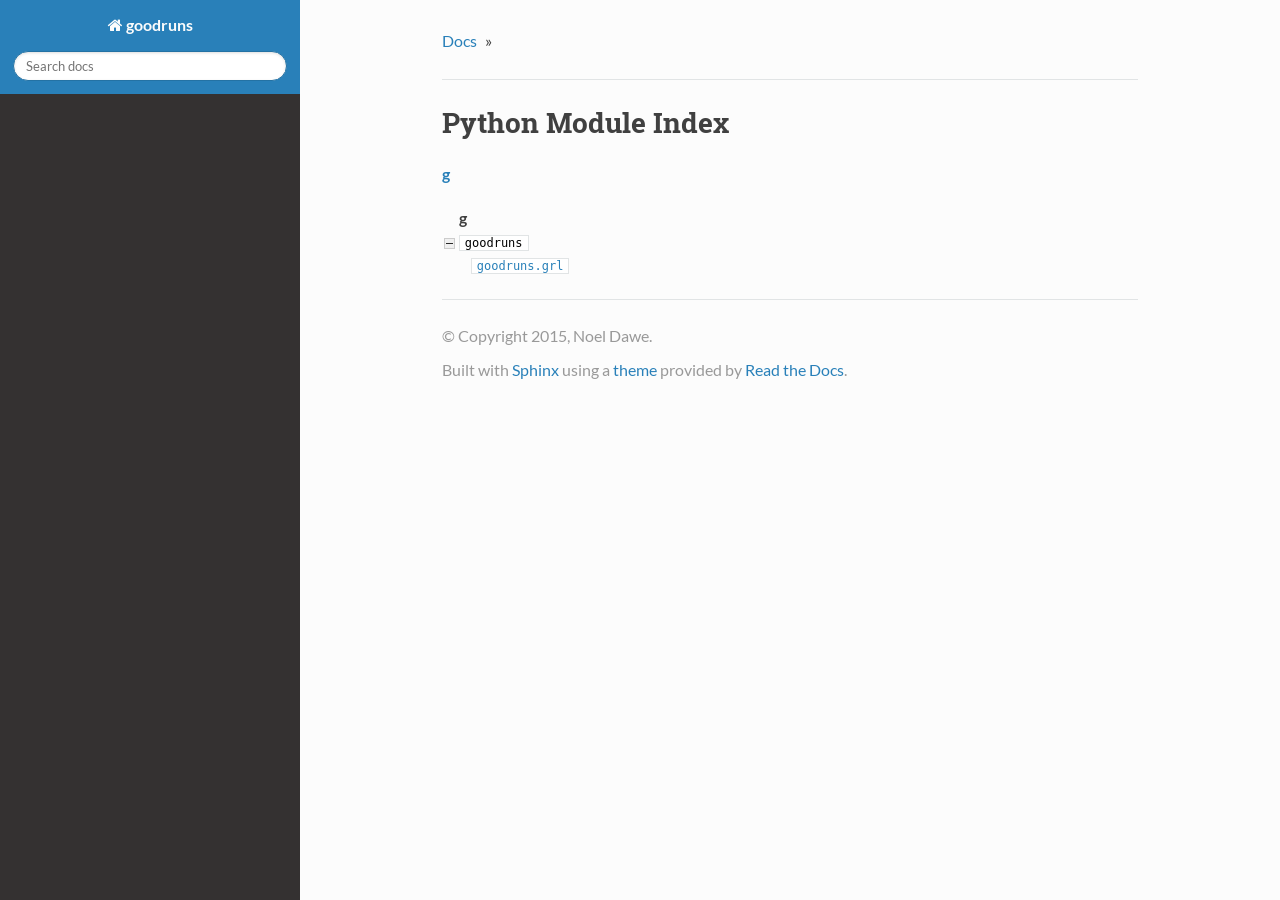
<file: py-modindex.html>
<!DOCTYPE html>
<!--[if IE 8]><html class="no-js lt-ie9" lang="en" > <![endif]-->
<!--[if gt IE 8]><!--> <html class="no-js" lang="en" > <!--<![endif]-->
<head>
  <meta charset="utf-8">
  
  <meta name="viewport" content="width=device-width, initial-scale=1.0">
  
  <title>Python Module Index &mdash; goodruns 2.8.1 documentation</title>
  

  
  

  

  
  
    

  

  
  
    <link rel="stylesheet" href="_static/css/theme.css" type="text/css" />
  

  

  
    <link rel="top" title="goodruns 2.8.1 documentation" href="index.html"/>
 



  
  <script src="_static/js/modernizr.min.js"></script>

</head>

<body class="wy-body-for-nav" role="document">

  <div class="wy-grid-for-nav">

    
    <nav data-toggle="wy-nav-shift" class="wy-nav-side">
      <div class="wy-side-nav-search">
        

        
          <a href="index.html" class="icon icon-home"> goodruns
        

        
        </a>

        
<div role="search">
  <form id="rtd-search-form" class="wy-form" action="search.html" method="get">
    <input type="text" name="q" placeholder="Search docs" />
    <input type="hidden" name="check_keywords" value="yes" />
    <input type="hidden" name="area" value="default" />
  </form>
</div>

        
      </div>

      <div class="wy-menu wy-menu-vertical" data-spy="affix" role="navigation" aria-label="main navigation">
        
          
          
              <!-- Local TOC -->
              <div class="local-toc"></div>
          
        
      </div>
      &nbsp;
    </nav>

    <section data-toggle="wy-nav-shift" class="wy-nav-content-wrap">

      
      <nav class="wy-nav-top" role="navigation" aria-label="top navigation">
        <i data-toggle="wy-nav-top" class="fa fa-bars"></i>
        <a href="index.html">goodruns</a>
      </nav>


      
      <div class="wy-nav-content">
        <div class="rst-content">
          <div role="navigation" aria-label="breadcrumbs navigation">
  <ul class="wy-breadcrumbs">
    <li><a href="index.html">Docs</a> &raquo;</li>
      
    <li></li>
      <li class="wy-breadcrumbs-aside">
        
          
        
      </li>
  </ul>
  <hr/>
</div>
          <div role="main" class="document">
            

   <h1>Python Module Index</h1>

   <div class="modindex-jumpbox">
   <a href="#cap-g"><strong>g</strong></a>
   </div>

   <table class="indextable modindextable" cellspacing="0" cellpadding="2">
     <tr class="pcap"><td></td><td>&nbsp;</td><td></td></tr>
     <tr class="cap" id="cap-g"><td></td><td>
       <strong>g</strong></td><td></td></tr>
     <tr>
       <td><img src="_static/minus.png" class="toggler"
              id="toggle-1" style="display: none" alt="-" /></td>
       <td>
       <code class="xref">goodruns</code></td><td>
       <em></em></td></tr>
     <tr class="cg-1">
       <td></td>
       <td>&nbsp;&nbsp;&nbsp;
       <a href="index.html#module-goodruns.grl"><code class="xref">goodruns.grl</code></a></td><td>
       <em></em></td></tr>
   </table>


          </div>
          <footer>
  

  <hr/>

  <div role="contentinfo">
    <p>
        &copy; Copyright 2015, Noel Dawe.
    </p>
  </div>
  Built with <a href="http://sphinx-doc.org/">Sphinx</a> using a <a href="https://github.com/snide/sphinx_rtd_theme">theme</a> provided by <a href="https://readthedocs.org">Read the Docs</a>.

</footer>

        </div>
      </div>

    </section>

  </div>
  


  

    <script type="text/javascript">
        var DOCUMENTATION_OPTIONS = {
            URL_ROOT:'./',
            VERSION:'2.8.1',
            COLLAPSE_INDEX:false,
            FILE_SUFFIX:'.html',
            HAS_SOURCE:  true
        };
    </script>
      <script type="text/javascript" src="_static/jquery.js"></script>
      <script type="text/javascript" src="_static/underscore.js"></script>
      <script type="text/javascript" src="_static/doctools.js"></script>

  

  
  
    <script type="text/javascript" src="_static/js/theme.js"></script>
  

  
  
  <script type="text/javascript">
      jQuery(function () {
          SphinxRtdTheme.StickyNav.enable();
      });
  </script>
   

</body>
</html>
</file>
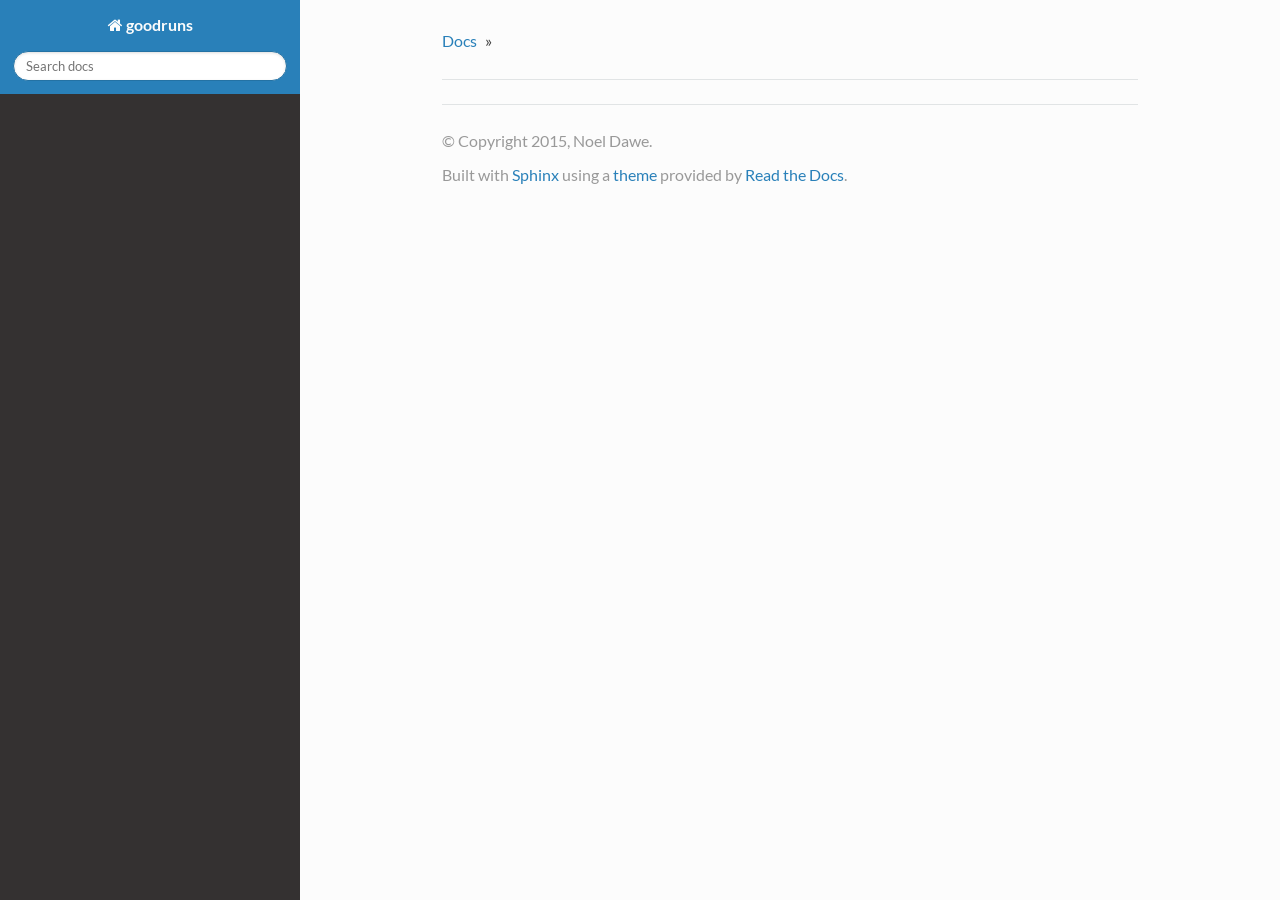
<file: search.html>
<!DOCTYPE html>
<!--[if IE 8]><html class="no-js lt-ie9" lang="en" > <![endif]-->
<!--[if gt IE 8]><!--> <html class="no-js" lang="en" > <!--<![endif]-->
<head>
  <meta charset="utf-8">
  
  <meta name="viewport" content="width=device-width, initial-scale=1.0">
  
  <title>Search &mdash; goodruns 2.8.1 documentation</title>
  

  
  

  

  
  
    

  

  
  
    <link rel="stylesheet" href="_static/css/theme.css" type="text/css" />
  

  

  
    <link rel="top" title="goodruns 2.8.1 documentation" href="index.html"/> 

  
  <script src="_static/js/modernizr.min.js"></script>

</head>

<body class="wy-body-for-nav" role="document">

  <div class="wy-grid-for-nav">

    
    <nav data-toggle="wy-nav-shift" class="wy-nav-side">
      <div class="wy-side-nav-search">
        

        
          <a href="index.html" class="icon icon-home"> goodruns
        

        
        </a>

        
<div role="search">
  <form id="rtd-search-form" class="wy-form" action="#" method="get">
    <input type="text" name="q" placeholder="Search docs" />
    <input type="hidden" name="check_keywords" value="yes" />
    <input type="hidden" name="area" value="default" />
  </form>
</div>

        
      </div>

      <div class="wy-menu wy-menu-vertical" data-spy="affix" role="navigation" aria-label="main navigation">
        
          
          
              <!-- Local TOC -->
              <div class="local-toc"></div>
          
        
      </div>
      &nbsp;
    </nav>

    <section data-toggle="wy-nav-shift" class="wy-nav-content-wrap">

      
      <nav class="wy-nav-top" role="navigation" aria-label="top navigation">
        <i data-toggle="wy-nav-top" class="fa fa-bars"></i>
        <a href="index.html">goodruns</a>
      </nav>


      
      <div class="wy-nav-content">
        <div class="rst-content">
          <div role="navigation" aria-label="breadcrumbs navigation">
  <ul class="wy-breadcrumbs">
    <li><a href="index.html">Docs</a> &raquo;</li>
      
    <li></li>
      <li class="wy-breadcrumbs-aside">
        
      </li>
  </ul>
  <hr/>
</div>
          <div role="main" class="document">
            
  <noscript>
  <div id="fallback" class="admonition warning">
    <p class="last">
      Please activate JavaScript to enable the search
      functionality.
    </p>
  </div>
  </noscript>

  
  <div id="search-results">
  
  </div>

          </div>
          <footer>
  

  <hr/>

  <div role="contentinfo">
    <p>
        &copy; Copyright 2015, Noel Dawe.
    </p>
  </div>
  Built with <a href="http://sphinx-doc.org/">Sphinx</a> using a <a href="https://github.com/snide/sphinx_rtd_theme">theme</a> provided by <a href="https://readthedocs.org">Read the Docs</a>.

</footer>

        </div>
      </div>

    </section>

  </div>
  


  

    <script type="text/javascript">
        var DOCUMENTATION_OPTIONS = {
            URL_ROOT:'./',
            VERSION:'2.8.1',
            COLLAPSE_INDEX:false,
            FILE_SUFFIX:'.html',
            HAS_SOURCE:  true
        };
    </script>
      <script type="text/javascript" src="_static/jquery.js"></script>
      <script type="text/javascript" src="_static/underscore.js"></script>
      <script type="text/javascript" src="_static/doctools.js"></script>
      <script type="text/javascript" src="_static/searchtools.js"></script>

  

  
  
    <script type="text/javascript" src="_static/js/theme.js"></script>
  

  
  
  <script type="text/javascript">
      jQuery(function () {
          SphinxRtdTheme.StickyNav.enable();
      });
  </script>
  
  <script type="text/javascript">
    jQuery(function() { Search.loadIndex("searchindex.js"); });
  </script>
  
  <script type="text/javascript" id="searchindexloader"></script>
   


</body>
</html>
</file>
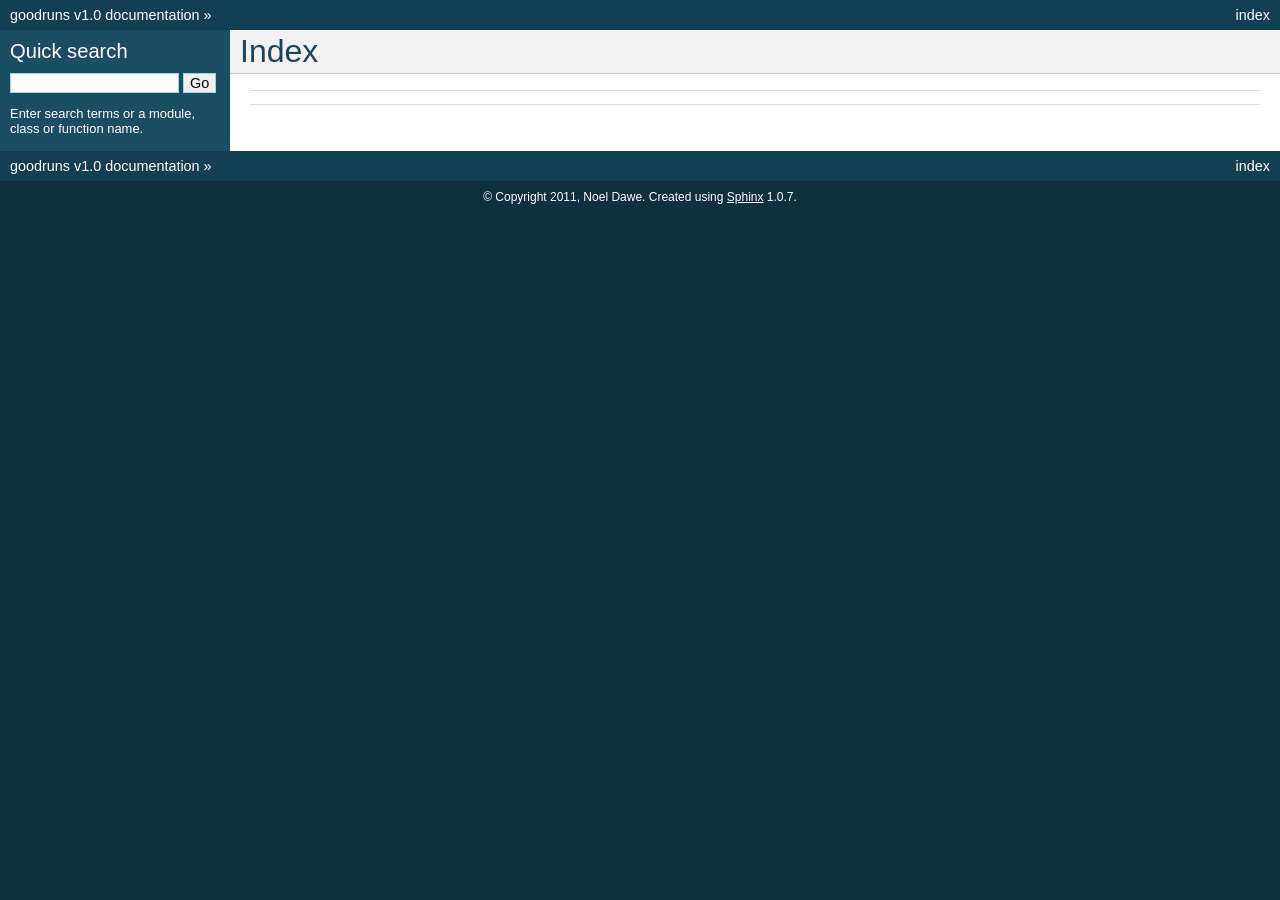
<file: doc/_build/html/genindex.html>
<!DOCTYPE html PUBLIC "-//W3C//DTD XHTML 1.0 Transitional//EN"
  "http://www.w3.org/TR/xhtml1/DTD/xhtml1-transitional.dtd">

<html xmlns="http://www.w3.org/1999/xhtml">
  <head>
    <meta http-equiv="Content-Type" content="text/html; charset=utf-8" />
    
    <title>Index &mdash; goodruns v1.0 documentation</title>
    <link rel="stylesheet" href="_static/default.css" type="text/css" />
    <link rel="stylesheet" href="_static/pygments.css" type="text/css" />
    <script type="text/javascript">
      var DOCUMENTATION_OPTIONS = {
        URL_ROOT:    '',
        VERSION:     '1.0',
        COLLAPSE_INDEX: false,
        FILE_SUFFIX: '.html',
        HAS_SOURCE:  true
      };
    </script>
    <script type="text/javascript" src="_static/jquery.js"></script>
    <script type="text/javascript" src="_static/underscore.js"></script>
    <script type="text/javascript" src="_static/doctools.js"></script>
    <link rel="top" title="goodruns v1.0 documentation" href="index.html" /> 
  </head>
  <body>
    <div class="related">
      <h3>Navigation</h3>
      <ul>
        <li class="right" style="margin-right: 10px">
          <a href="#" title="General Index"
             accesskey="I">index</a></li>
        <li><a href="index.html">goodruns v1.0 documentation</a> &raquo;</li> 
      </ul>
    </div>  

    <div class="document">
      <div class="documentwrapper">
        <div class="bodywrapper">
          <div class="body">
            

   <h1 id="index">Index</h1>

   <div class="genindex-jumpbox">
   
   </div>


          </div>
        </div>
      </div>
      <div class="sphinxsidebar">
        <div class="sphinxsidebarwrapper">

   

<div id="searchbox" style="display: none">
  <h3>Quick search</h3>
    <form class="search" action="search.html" method="get">
      <input type="text" name="q" size="18" />
      <input type="submit" value="Go" />
      <input type="hidden" name="check_keywords" value="yes" />
      <input type="hidden" name="area" value="default" />
    </form>
    <p class="searchtip" style="font-size: 90%">
    Enter search terms or a module, class or function name.
    </p>
</div>
<script type="text/javascript">$('#searchbox').show(0);</script>
        </div>
      </div>
      <div class="clearer"></div>
    </div>
    <div class="related">
      <h3>Navigation</h3>
      <ul>
        <li class="right" style="margin-right: 10px">
          <a href="#" title="General Index"
             >index</a></li>
        <li><a href="index.html">goodruns v1.0 documentation</a> &raquo;</li> 
      </ul>
    </div>
    <div class="footer">
        &copy; Copyright 2011, Noel Dawe.
      Created using <a href="http://sphinx.pocoo.org/">Sphinx</a> 1.0.7.
    </div>
  </body>
</html>
</file>
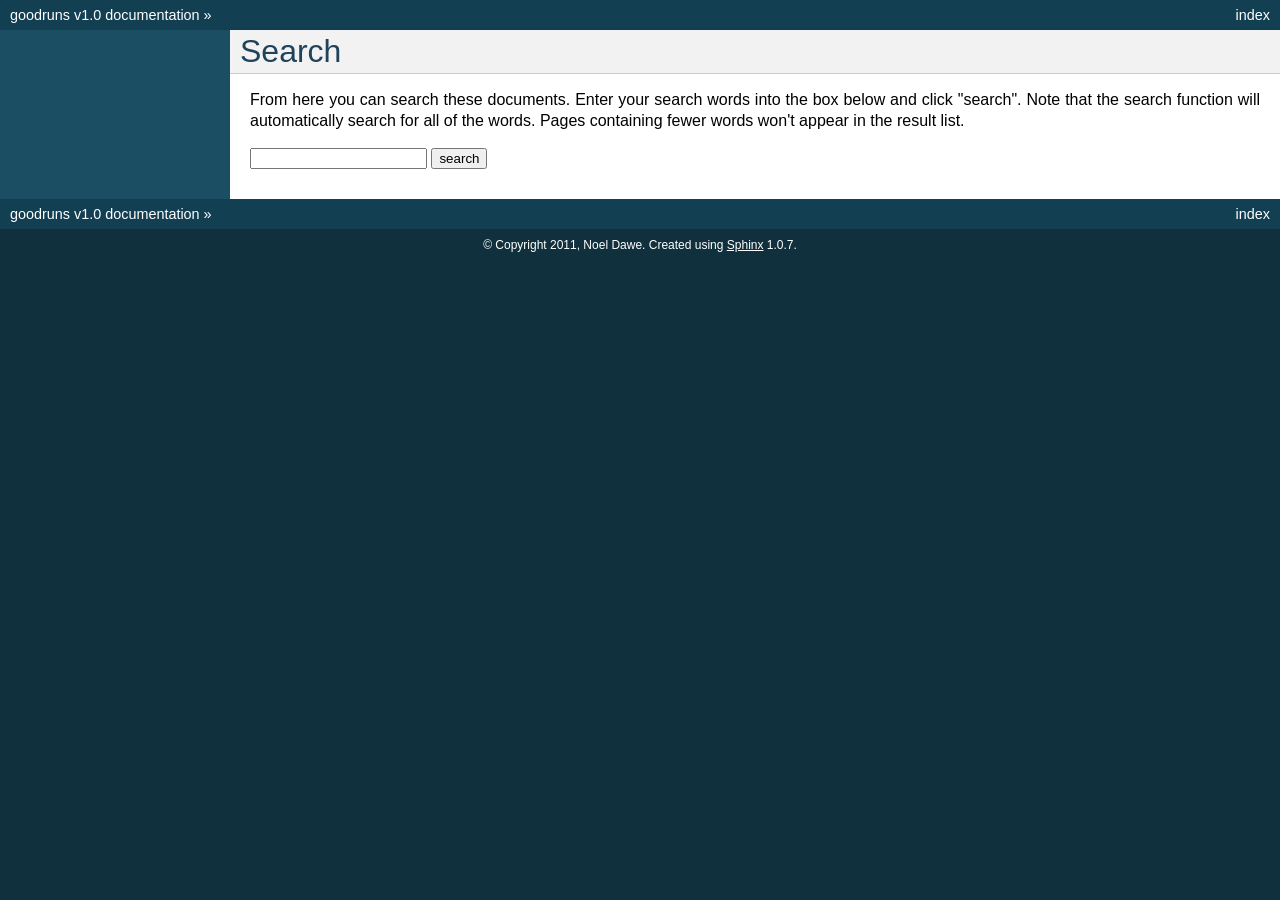
<file: doc/_build/html/search.html>
<!DOCTYPE html PUBLIC "-//W3C//DTD XHTML 1.0 Transitional//EN"
  "http://www.w3.org/TR/xhtml1/DTD/xhtml1-transitional.dtd">

<html xmlns="http://www.w3.org/1999/xhtml">
  <head>
    <meta http-equiv="Content-Type" content="text/html; charset=utf-8" />
    
    <title>Search &mdash; goodruns v1.0 documentation</title>
    <link rel="stylesheet" href="_static/default.css" type="text/css" />
    <link rel="stylesheet" href="_static/pygments.css" type="text/css" />
    <script type="text/javascript">
      var DOCUMENTATION_OPTIONS = {
        URL_ROOT:    '',
        VERSION:     '1.0',
        COLLAPSE_INDEX: false,
        FILE_SUFFIX: '.html',
        HAS_SOURCE:  true
      };
    </script>
    <script type="text/javascript" src="_static/jquery.js"></script>
    <script type="text/javascript" src="_static/underscore.js"></script>
    <script type="text/javascript" src="_static/doctools.js"></script>
    <script type="text/javascript" src="_static/searchtools.js"></script>
    <link rel="top" title="goodruns v1.0 documentation" href="index.html" />
  <script type="text/javascript">
    jQuery(function() { Search.loadIndex("searchindex.js"); });
  </script>
   

  </head>
  <body>
    <div class="related">
      <h3>Navigation</h3>
      <ul>
        <li class="right" style="margin-right: 10px">
          <a href="genindex.html" title="General Index"
             accesskey="I">index</a></li>
        <li><a href="index.html">goodruns v1.0 documentation</a> &raquo;</li> 
      </ul>
    </div>  

    <div class="document">
      <div class="documentwrapper">
        <div class="bodywrapper">
          <div class="body">
            
  <h1 id="search-documentation">Search</h1>
  <div id="fallback" class="admonition warning">
  <script type="text/javascript">$('#fallback').hide();</script>
  <p>
    Please activate JavaScript to enable the search
    functionality.
  </p>
  </div>
  <p>
    From here you can search these documents. Enter your search
    words into the box below and click "search". Note that the search
    function will automatically search for all of the words. Pages
    containing fewer words won't appear in the result list.
  </p>
  <form action="" method="get">
    <input type="text" name="q" value="" />
    <input type="submit" value="search" />
    <span id="search-progress" style="padding-left: 10px"></span>
  </form>
  
  <div id="search-results">
  
  </div>

          </div>
        </div>
      </div>
      <div class="sphinxsidebar">
        <div class="sphinxsidebarwrapper">
        </div>
      </div>
      <div class="clearer"></div>
    </div>
    <div class="related">
      <h3>Navigation</h3>
      <ul>
        <li class="right" style="margin-right: 10px">
          <a href="genindex.html" title="General Index"
             >index</a></li>
        <li><a href="index.html">goodruns v1.0 documentation</a> &raquo;</li> 
      </ul>
    </div>
    <div class="footer">
        &copy; Copyright 2011, Noel Dawe.
      Created using <a href="http://sphinx.pocoo.org/">Sphinx</a> 1.0.7.
    </div>
  </body>
</html>
</file>
<file: _static/css/theme.css>
﻿*{-webkit-box-sizing:border-box;-moz-box-sizing:border-box;box-sizing:border-box}article,aside,details,figcaption,figure,footer,header,hgroup,nav,section{display:block}audio,canvas,video{display:inline-block;*display:inline;*zoom:1}audio:not([controls]){display:none}[hidden]{display:none}*{-webkit-box-sizing:border-box;-moz-box-sizing:border-box;box-sizing:border-box}html{font-size:100%;-webkit-text-size-adjust:100%;-ms-text-size-adjust:100%}body{margin:0}a:hover,a:active{outline:0}abbr[title]{border-bottom:1px dotted}b,strong{font-weight:bold}blockquote{margin:0}dfn{font-style:italic}ins{background:#ff9;color:#000;text-decoration:none}mark{background:#ff0;color:#000;font-style:italic;font-weight:bold}pre,code,.rst-content tt,.rst-content code,kbd,samp{font-family:monospace,serif;_font-family:"courier new",monospace;font-size:1em}pre{white-space:pre}q{quotes:none}q:before,q:after{content:"";content:none}small{font-size:85%}sub,sup{font-size:75%;line-height:0;position:relative;vertical-align:baseline}sup{top:-0.5em}sub{bottom:-0.25em}ul,ol,dl{margin:0;padding:0;list-style:none;list-style-image:none}li{list-style:none}dd{margin:0}img{border:0;-ms-interpolation-mode:bicubic;vertical-align:middle;max-width:100%}svg:not(:root){overflow:hidden}figure{margin:0}form{margin:0}fieldset{border:0;margin:0;padding:0}label{cursor:pointer}legend{border:0;*margin-left:-7px;padding:0;white-space:normal}button,input,select,textarea{font-size:100%;margin:0;vertical-align:baseline;*vertical-align:middle}button,input{line-height:normal}button,input[type="button"],input[type="reset"],input[type="submit"]{cursor:pointer;-webkit-appearance:button;*overflow:visible}button[disabled],input[disabled]{cursor:default}input[type="checkbox"],input[type="radio"]{box-sizing:border-box;padding:0;*width:13px;*height:13px}input[type="search"]{-webkit-appearance:textfield;-moz-box-sizing:content-box;-webkit-box-sizing:content-box;box-sizing:content-box}input[type="search"]::-webkit-search-decoration,input[type="search"]::-webkit-search-cancel-button{-webkit-appearance:none}button::-moz-focus-inner,input::-moz-focus-inner{border:0;padding:0}textarea{overflow:auto;vertical-align:top;resize:vertical}table{border-collapse:collapse;border-spacing:0}td{vertical-align:top}.chromeframe{margin:0.2em 0;background:#ccc;color:#000;padding:0.2em 0}.ir{display:block;border:0;text-indent:-999em;overflow:hidden;background-color:transparent;background-repeat:no-repeat;text-align:left;direction:ltr;*line-height:0}.ir br{display:none}.hidden{display:none !important;visibility:hidden}.visuallyhidden{border:0;clip:rect(0 0 0 0);height:1px;margin:-1px;overflow:hidden;padding:0;position:absolute;width:1px}.visuallyhidden.focusable:active,.visuallyhidden.focusable:focus{clip:auto;height:auto;margin:0;overflow:visible;position:static;width:auto}.invisible{visibility:hidden}.relative{position:relative}big,small{font-size:100%}@media print{html,body,section{background:none !important}*{box-shadow:none !important;text-shadow:none !important;filter:none !important;-ms-filter:none !important}a,a:visited{text-decoration:underline}.ir a:after,a[href^="javascript:"]:after,a[href^="#"]:after{content:""}pre,blockquote{page-break-inside:avoid}thead{display:table-header-group}tr,img{page-break-inside:avoid}img{max-width:100% !important}@page{margin:0.5cm}p,h2,.rst-content p.caption,h3{orphans:3;widows:3}h2,.rst-content p.caption,h3{page-break-after:avoid}}.fa:before,.wy-menu-vertical li span.toctree-expand:before,.wy-menu-vertical li.on a span.toctree-expand:before,.wy-menu-vertical li.current>a span.toctree-expand:before,.rst-content .admonition-title:before,.rst-content h1 .headerlink:before,.rst-content h2 .headerlink:before,.rst-content p.caption .headerlink:before,.rst-content h3 .headerlink:before,.rst-content h4 .headerlink:before,.rst-content h5 .headerlink:before,.rst-content h6 .headerlink:before,.rst-content dl dt .headerlink:before,.rst-content tt.download span:first-child:before,.rst-content code.download span:first-child:before,.icon:before,.wy-dropdown .caret:before,.wy-inline-validate.wy-inline-validate-success .wy-input-context:before,.wy-inline-validate.wy-inline-validate-danger .wy-input-context:before,.wy-inline-validate.wy-inline-validate-warning .wy-input-context:before,.wy-inline-validate.wy-inline-validate-info .wy-input-context:before,.wy-alert,.rst-content .note,.rst-content .attention,.rst-content .caution,.rst-content .danger,.rst-content .error,.rst-content .hint,.rst-content .important,.rst-content .tip,.rst-content .warning,.rst-content .seealso,.rst-content .admonition-todo,.btn,input[type="text"],input[type="password"],input[type="email"],input[type="url"],input[type="date"],input[type="month"],input[type="time"],input[type="datetime"],input[type="datetime-local"],input[type="week"],input[type="number"],input[type="search"],input[type="tel"],input[type="color"],select,textarea,.wy-menu-vertical li.on a,.wy-menu-vertical li.current>a,.wy-side-nav-search>a,.wy-side-nav-search .wy-dropdown>a,.wy-nav-top a{-webkit-font-smoothing:antialiased}.clearfix{*zoom:1}.clearfix:before,.clearfix:after{display:table;content:""}.clearfix:after{clear:both}/*!
 *  Font Awesome 4.2.0 by @davegandy - http://fontawesome.io - @fontawesome
 *  License - http://fontawesome.io/license (Font: SIL OFL 1.1, CSS: MIT License)
 */@font-face{font-family:'FontAwesome';src:url("../fonts/fontawesome-webfont.eot?v=4.2.0");src:url("../fonts/fontawesome-webfont.eot?#iefix&v=4.2.0") format("embedded-opentype"),url("../fonts/fontawesome-webfont.woff?v=4.2.0") format("woff"),url("../fonts/fontawesome-webfont.ttf?v=4.2.0") format("truetype"),url("../fonts/fontawesome-webfont.svg?v=4.2.0#fontawesomeregular") format("svg");font-weight:normal;font-style:normal}.fa,.wy-menu-vertical li span.toctree-expand,.wy-menu-vertical li.on a span.toctree-expand,.wy-menu-vertical li.current>a span.toctree-expand,.rst-content .admonition-title,.rst-content h1 .headerlink,.rst-content h2 .headerlink,.rst-content p.caption .headerlink,.rst-content h3 .headerlink,.rst-content h4 .headerlink,.rst-content h5 .headerlink,.rst-content h6 .headerlink,.rst-content dl dt .headerlink,.rst-content tt.download span:first-child,.rst-content code.download span:first-child,.icon{display:inline-block;font:normal normal normal 14px/1 FontAwesome;font-size:inherit;text-rendering:auto;-webkit-font-smoothing:antialiased;-moz-osx-font-smoothing:grayscale}.fa-lg{font-size:1.33333em;line-height:0.75em;vertical-align:-15%}.fa-2x{font-size:2em}.fa-3x{font-size:3em}.fa-4x{font-size:4em}.fa-5x{font-size:5em}.fa-fw{width:1.28571em;text-align:center}.fa-ul{padding-left:0;margin-left:2.14286em;list-style-type:none}.fa-ul>li{position:relative}.fa-li{position:absolute;left:-2.14286em;width:2.14286em;top:0.14286em;text-align:center}.fa-li.fa-lg{left:-1.85714em}.fa-border{padding:.2em .25em .15em;border:solid 0.08em #eee;border-radius:.1em}.pull-right{float:right}.pull-left{float:left}.fa.pull-left,.wy-menu-vertical li span.pull-left.toctree-expand,.wy-menu-vertical li.on a span.pull-left.toctree-expand,.wy-menu-vertical li.current>a span.pull-left.toctree-expand,.rst-content .pull-left.admonition-title,.rst-content h1 .pull-left.headerlink,.rst-content h2 .pull-left.headerlink,.rst-content p.caption .pull-left.headerlink,.rst-content h3 .pull-left.headerlink,.rst-content h4 .pull-left.headerlink,.rst-content h5 .pull-left.headerlink,.rst-content h6 .pull-left.headerlink,.rst-content dl dt .pull-left.headerlink,.rst-content tt.download span.pull-left:first-child,.rst-content code.download span.pull-left:first-child,.pull-left.icon{margin-right:.3em}.fa.pull-right,.wy-menu-vertical li span.pull-right.toctree-expand,.wy-menu-vertical li.on a span.pull-right.toctree-expand,.wy-menu-vertical li.current>a span.pull-right.toctree-expand,.rst-content .pull-right.admonition-title,.rst-content h1 .pull-right.headerlink,.rst-content h2 .pull-right.headerlink,.rst-content p.caption .pull-right.headerlink,.rst-content h3 .pull-right.headerlink,.rst-content h4 .pull-right.headerlink,.rst-content h5 .pull-right.headerlink,.rst-content h6 .pull-right.headerlink,.rst-content dl dt .pull-right.headerlink,.rst-content tt.download span.pull-right:first-child,.rst-content code.download span.pull-right:first-child,.pull-right.icon{margin-left:.3em}.fa-spin{-webkit-animation:fa-spin 2s infinite linear;animation:fa-spin 2s infinite linear}@-webkit-keyframes fa-spin{0%{-webkit-transform:rotate(0deg);transform:rotate(0deg)}100%{-webkit-transform:rotate(359deg);transform:rotate(359deg)}}@keyframes fa-spin{0%{-webkit-transform:rotate(0deg);transform:rotate(0deg)}100%{-webkit-transform:rotate(359deg);transform:rotate(359deg)}}.fa-rotate-90{filter:progid:DXImageTransform.Microsoft.BasicImage(rotation=1);-webkit-transform:rotate(90deg);-ms-transform:rotate(90deg);transform:rotate(90deg)}.fa-rotate-180{filter:progid:DXImageTransform.Microsoft.BasicImage(rotation=2);-webkit-transform:rotate(180deg);-ms-transform:rotate(180deg);transform:rotate(180deg)}.fa-rotate-270{filter:progid:DXImageTransform.Microsoft.BasicImage(rotation=3);-webkit-transform:rotate(270deg);-ms-transform:rotate(270deg);transform:rotate(270deg)}.fa-flip-horizontal{filter:progid:DXImageTransform.Microsoft.BasicImage(rotation=0);-webkit-transform:scale(-1, 1);-ms-transform:scale(-1, 1);transform:scale(-1, 1)}.fa-flip-vertical{filter:progid:DXImageTransform.Microsoft.BasicImage(rotation=2);-webkit-transform:scale(1, -1);-ms-transform:scale(1, -1);transform:scale(1, -1)}:root .fa-rotate-90,:root .fa-rotate-180,:root .fa-rotate-270,:root .fa-flip-horizontal,:root .fa-flip-vertical{filter:none}.fa-stack{position:relative;display:inline-block;width:2em;height:2em;line-height:2em;vertical-align:middle}.fa-stack-1x,.fa-stack-2x{position:absolute;left:0;width:100%;text-align:center}.fa-stack-1x{line-height:inherit}.fa-stack-2x{font-size:2em}.fa-inverse{color:#fff}.fa-glass:before{content:""}.fa-music:before{content:""}.fa-search:before,.icon-search:before{content:""}.fa-envelope-o:before{content:""}.fa-heart:before{content:""}.fa-star:before{content:""}.fa-star-o:before{content:""}.fa-user:before{content:""}.fa-film:before{content:""}.fa-th-large:before{content:""}.fa-th:before{content:""}.fa-th-list:before{content:""}.fa-check:before{content:""}.fa-remove:before,.fa-close:before,.fa-times:before{content:""}.fa-search-plus:before{content:""}.fa-search-minus:before{content:""}.fa-power-off:before{content:""}.fa-signal:before{content:""}.fa-gear:before,.fa-cog:before{content:""}.fa-trash-o:before{content:""}.fa-home:before,.icon-home:before{content:""}.fa-file-o:before{content:""}.fa-clock-o:before{content:""}.fa-road:before{content:""}.fa-download:before,.rst-content tt.download span:first-child:before,.rst-content code.download span:first-child:before{content:""}.fa-arrow-circle-o-down:before{content:""}.fa-arrow-circle-o-up:before{content:""}.fa-inbox:before{content:""}.fa-play-circle-o:before{content:""}.fa-rotate-right:before,.fa-repeat:before{content:""}.fa-refresh:before{content:""}.fa-list-alt:before{content:""}.fa-lock:before{content:""}.fa-flag:before{content:""}.fa-headphones:before{content:""}.fa-volume-off:before{content:""}.fa-volume-down:before{content:""}.fa-volume-up:before{content:""}.fa-qrcode:before{content:""}.fa-barcode:before{content:""}.fa-tag:before{content:""}.fa-tags:before{content:""}.fa-book:before,.icon-book:before{content:""}.fa-bookmark:before{content:""}.fa-print:before{content:""}.fa-camera:before{content:""}.fa-font:before{content:""}.fa-bold:before{content:""}.fa-italic:before{content:""}.fa-text-height:before{content:""}.fa-text-width:before{content:""}.fa-align-left:before{content:""}.fa-align-center:before{content:""}.fa-align-right:before{content:""}.fa-align-justify:before{content:""}.fa-list:before{content:""}.fa-dedent:before,.fa-outdent:before{content:""}.fa-indent:before{content:""}.fa-video-camera:before{content:""}.fa-photo:before,.fa-image:before,.fa-picture-o:before{content:""}.fa-pencil:before{content:""}.fa-map-marker:before{content:""}.fa-adjust:before{content:""}.fa-tint:before{content:""}.fa-edit:before,.fa-pencil-square-o:before{content:""}.fa-share-square-o:before{content:""}.fa-check-square-o:before{content:""}.fa-arrows:before{content:""}.fa-step-backward:before{content:""}.fa-fast-backward:before{content:""}.fa-backward:before{content:""}.fa-play:before{content:""}.fa-pause:before{content:""}.fa-stop:before{content:""}.fa-forward:before{content:""}.fa-fast-forward:before{content:""}.fa-step-forward:before{content:""}.fa-eject:before{content:""}.fa-chevron-left:before{content:""}.fa-chevron-right:before{content:""}.fa-plus-circle:before{content:""}.fa-minus-circle:before{content:""}.fa-times-circle:before,.wy-inline-validate.wy-inline-validate-danger .wy-input-context:before{content:""}.fa-check-circle:before,.wy-inline-validate.wy-inline-validate-success .wy-input-context:before{content:""}.fa-question-circle:before{content:""}.fa-info-circle:before{content:""}.fa-crosshairs:before{content:""}.fa-times-circle-o:before{content:""}.fa-check-circle-o:before{content:""}.fa-ban:before{content:""}.fa-arrow-left:before{content:""}.fa-arrow-right:before{content:""}.fa-arrow-up:before{content:""}.fa-arrow-down:before{content:""}.fa-mail-forward:before,.fa-share:before{content:""}.fa-expand:before{content:""}.fa-compress:before{content:""}.fa-plus:before{content:""}.fa-minus:before{content:""}.fa-asterisk:before{content:""}.fa-exclamation-circle:before,.wy-inline-validate.wy-inline-validate-warning .wy-input-context:before,.wy-inline-validate.wy-inline-validate-info .wy-input-context:before,.rst-content .admonition-title:before{content:""}.fa-gift:before{content:""}.fa-leaf:before{content:""}.fa-fire:before,.icon-fire:before{content:""}.fa-eye:before{content:""}.fa-eye-slash:before{content:""}.fa-warning:before,.fa-exclamation-triangle:before{content:""}.fa-plane:before{content:""}.fa-calendar:before{content:""}.fa-random:before{content:""}.fa-comment:before{content:""}.fa-magnet:before{content:""}.fa-chevron-up:before{content:""}.fa-chevron-down:before{content:""}.fa-retweet:before{content:""}.fa-shopping-cart:before{content:""}.fa-folder:before{content:""}.fa-folder-open:before{content:""}.fa-arrows-v:before{content:""}.fa-arrows-h:before{content:""}.fa-bar-chart-o:before,.fa-bar-chart:before{content:""}.fa-twitter-square:before{content:""}.fa-facebook-square:before{content:""}.fa-camera-retro:before{content:""}.fa-key:before{content:""}.fa-gears:before,.fa-cogs:before{content:""}.fa-comments:before{content:""}.fa-thumbs-o-up:before{content:""}.fa-thumbs-o-down:before{content:""}.fa-star-half:before{content:""}.fa-heart-o:before{content:""}.fa-sign-out:before{content:""}.fa-linkedin-square:before{content:""}.fa-thumb-tack:before{content:""}.fa-external-link:before{content:""}.fa-sign-in:before{content:""}.fa-trophy:before{content:""}.fa-github-square:before{content:""}.fa-upload:before{content:""}.fa-lemon-o:before{content:""}.fa-phone:before{content:""}.fa-square-o:before{content:""}.fa-bookmark-o:before{content:""}.fa-phone-square:before{content:""}.fa-twitter:before{content:""}.fa-facebook:before{content:""}.fa-github:before,.icon-github:before{content:""}.fa-unlock:before{content:""}.fa-credit-card:before{content:""}.fa-rss:before{content:""}.fa-hdd-o:before{content:""}.fa-bullhorn:before{content:""}.fa-bell:before{content:""}.fa-certificate:before{content:""}.fa-hand-o-right:before{content:""}.fa-hand-o-left:before{content:""}.fa-hand-o-up:before{content:""}.fa-hand-o-down:before{content:""}.fa-arrow-circle-left:before,.icon-circle-arrow-left:before{content:""}.fa-arrow-circle-right:before,.icon-circle-arrow-right:before{content:""}.fa-arrow-circle-up:before{content:""}.fa-arrow-circle-down:before{content:""}.fa-globe:before{content:""}.fa-wrench:before{content:""}.fa-tasks:before{content:""}.fa-filter:before{content:""}.fa-briefcase:before{content:""}.fa-arrows-alt:before{content:""}.fa-group:before,.fa-users:before{content:""}.fa-chain:before,.fa-link:before,.icon-link:before{content:""}.fa-cloud:before{content:""}.fa-flask:before{content:""}.fa-cut:before,.fa-scissors:before{content:""}.fa-copy:before,.fa-files-o:before{content:""}.fa-paperclip:before{content:""}.fa-save:before,.fa-floppy-o:before{content:""}.fa-square:before{content:""}.fa-navicon:before,.fa-reorder:before,.fa-bars:before{content:""}.fa-list-ul:before{content:""}.fa-list-ol:before{content:""}.fa-strikethrough:before{content:""}.fa-underline:before{content:""}.fa-table:before{content:""}.fa-magic:before{content:""}.fa-truck:before{content:""}.fa-pinterest:before{content:""}.fa-pinterest-square:before{content:""}.fa-google-plus-square:before{content:""}.fa-google-plus:before{content:""}.fa-money:before{content:""}.fa-caret-down:before,.wy-dropdown .caret:before,.icon-caret-down:before{content:""}.fa-caret-up:before{content:""}.fa-caret-left:before{content:""}.fa-caret-right:before{content:""}.fa-columns:before{content:""}.fa-unsorted:before,.fa-sort:before{content:""}.fa-sort-down:before,.fa-sort-desc:before{content:""}.fa-sort-up:before,.fa-sort-asc:before{content:""}.fa-envelope:before{content:""}.fa-linkedin:before{content:""}.fa-rotate-left:before,.fa-undo:before{content:""}.fa-legal:before,.fa-gavel:before{content:""}.fa-dashboard:before,.fa-tachometer:before{content:""}.fa-comment-o:before{content:""}.fa-comments-o:before{content:""}.fa-flash:before,.fa-bolt:before{content:""}.fa-sitemap:before{content:""}.fa-umbrella:before{content:""}.fa-paste:before,.fa-clipboard:before{content:""}.fa-lightbulb-o:before{content:""}.fa-exchange:before{content:""}.fa-cloud-download:before{content:""}.fa-cloud-upload:before{content:""}.fa-user-md:before{content:""}.fa-stethoscope:before{content:""}.fa-suitcase:before{content:""}.fa-bell-o:before{content:""}.fa-coffee:before{content:""}.fa-cutlery:before{content:""}.fa-file-text-o:before{content:""}.fa-building-o:before{content:""}.fa-hospital-o:before{content:""}.fa-ambulance:before{content:""}.fa-medkit:before{content:""}.fa-fighter-jet:before{content:""}.fa-beer:before{content:""}.fa-h-square:before{content:""}.fa-plus-square:before{content:""}.fa-angle-double-left:before{content:""}.fa-angle-double-right:before{content:""}.fa-angle-double-up:before{content:""}.fa-angle-double-down:before{content:""}.fa-angle-left:before{content:""}.fa-angle-right:before{content:""}.fa-angle-up:before{content:""}.fa-angle-down:before{content:""}.fa-desktop:before{content:""}.fa-laptop:before{content:""}.fa-tablet:before{content:""}.fa-mobile-phone:before,.fa-mobile:before{content:""}.fa-circle-o:before{content:""}.fa-quote-left:before{content:""}.fa-quote-right:before{content:""}.fa-spinner:before{content:""}.fa-circle:before{content:""}.fa-mail-reply:before,.fa-reply:before{content:""}.fa-github-alt:before{content:""}.fa-folder-o:before{content:""}.fa-folder-open-o:before{content:""}.fa-smile-o:before{content:""}.fa-frown-o:before{content:""}.fa-meh-o:before{content:""}.fa-gamepad:before{content:""}.fa-keyboard-o:before{content:""}.fa-flag-o:before{content:""}.fa-flag-checkered:before{content:""}.fa-terminal:before{content:""}.fa-code:before{content:""}.fa-mail-reply-all:before,.fa-reply-all:before{content:""}.fa-star-half-empty:before,.fa-star-half-full:before,.fa-star-half-o:before{content:""}.fa-location-arrow:before{content:""}.fa-crop:before{content:""}.fa-code-fork:before{content:""}.fa-unlink:before,.fa-chain-broken:before{content:""}.fa-question:before{content:""}.fa-info:before{content:""}.fa-exclamation:before{content:""}.fa-superscript:before{content:""}.fa-subscript:before{content:""}.fa-eraser:before{content:""}.fa-puzzle-piece:before{content:""}.fa-microphone:before{content:""}.fa-microphone-slash:before{content:""}.fa-shield:before{content:""}.fa-calendar-o:before{content:""}.fa-fire-extinguisher:before{content:""}.fa-rocket:before{content:""}.fa-maxcdn:before{content:""}.fa-chevron-circle-left:before{content:""}.fa-chevron-circle-right:before{content:""}.fa-chevron-circle-up:before{content:""}.fa-chevron-circle-down:before{content:""}.fa-html5:before{content:""}.fa-css3:before{content:""}.fa-anchor:before{content:""}.fa-unlock-alt:before{content:""}.fa-bullseye:before{content:""}.fa-ellipsis-h:before{content:""}.fa-ellipsis-v:before{content:""}.fa-rss-square:before{content:""}.fa-play-circle:before{content:""}.fa-ticket:before{content:""}.fa-minus-square:before{content:""}.fa-minus-square-o:before,.wy-menu-vertical li.on a span.toctree-expand:before,.wy-menu-vertical li.current>a span.toctree-expand:before{content:""}.fa-level-up:before{content:""}.fa-level-down:before{content:""}.fa-check-square:before{content:""}.fa-pencil-square:before{content:""}.fa-external-link-square:before{content:""}.fa-share-square:before{content:""}.fa-compass:before{content:""}.fa-toggle-down:before,.fa-caret-square-o-down:before{content:""}.fa-toggle-up:before,.fa-caret-square-o-up:before{content:""}.fa-toggle-right:before,.fa-caret-square-o-right:before{content:""}.fa-euro:before,.fa-eur:before{content:""}.fa-gbp:before{content:""}.fa-dollar:before,.fa-usd:before{content:""}.fa-rupee:before,.fa-inr:before{content:""}.fa-cny:before,.fa-rmb:before,.fa-yen:before,.fa-jpy:before{content:""}.fa-ruble:before,.fa-rouble:before,.fa-rub:before{content:""}.fa-won:before,.fa-krw:before{content:""}.fa-bitcoin:before,.fa-btc:before{content:""}.fa-file:before{content:""}.fa-file-text:before{content:""}.fa-sort-alpha-asc:before{content:""}.fa-sort-alpha-desc:before{content:""}.fa-sort-amount-asc:before{content:""}.fa-sort-amount-desc:before{content:""}.fa-sort-numeric-asc:before{content:""}.fa-sort-numeric-desc:before{content:""}.fa-thumbs-up:before{content:""}.fa-thumbs-down:before{content:""}.fa-youtube-square:before{content:""}.fa-youtube:before{content:""}.fa-xing:before{content:""}.fa-xing-square:before{content:""}.fa-youtube-play:before{content:""}.fa-dropbox:before{content:""}.fa-stack-overflow:before{content:""}.fa-instagram:before{content:""}.fa-flickr:before{content:""}.fa-adn:before{content:""}.fa-bitbucket:before,.icon-bitbucket:before{content:""}.fa-bitbucket-square:before{content:""}.fa-tumblr:before{content:""}.fa-tumblr-square:before{content:""}.fa-long-arrow-down:before{content:""}.fa-long-arrow-up:before{content:""}.fa-long-arrow-left:before{content:""}.fa-long-arrow-right:before{content:""}.fa-apple:before{content:""}.fa-windows:before{content:""}.fa-android:before{content:""}.fa-linux:before{content:""}.fa-dribbble:before{content:""}.fa-skype:before{content:""}.fa-foursquare:before{content:""}.fa-trello:before{content:""}.fa-female:before{content:""}.fa-male:before{content:""}.fa-gittip:before{content:""}.fa-sun-o:before{content:""}.fa-moon-o:before{content:""}.fa-archive:before{content:""}.fa-bug:before{content:""}.fa-vk:before{content:""}.fa-weibo:before{content:""}.fa-renren:before{content:""}.fa-pagelines:before{content:""}.fa-stack-exchange:before{content:""}.fa-arrow-circle-o-right:before{content:""}.fa-arrow-circle-o-left:before{content:""}.fa-toggle-left:before,.fa-caret-square-o-left:before{content:""}.fa-dot-circle-o:before{content:""}.fa-wheelchair:before{content:""}.fa-vimeo-square:before{content:""}.fa-turkish-lira:before,.fa-try:before{content:""}.fa-plus-square-o:before,.wy-menu-vertical li span.toctree-expand:before{content:""}.fa-space-shuttle:before{content:""}.fa-slack:before{content:""}.fa-envelope-square:before{content:""}.fa-wordpress:before{content:""}.fa-openid:before{content:""}.fa-institution:before,.fa-bank:before,.fa-university:before{content:""}.fa-mortar-board:before,.fa-graduation-cap:before{content:""}.fa-yahoo:before{content:""}.fa-google:before{content:""}.fa-reddit:before{content:""}.fa-reddit-square:before{content:""}.fa-stumbleupon-circle:before{content:""}.fa-stumbleupon:before{content:""}.fa-delicious:before{content:""}.fa-digg:before{content:""}.fa-pied-piper:before{content:""}.fa-pied-piper-alt:before{content:""}.fa-drupal:before{content:""}.fa-joomla:before{content:""}.fa-language:before{content:""}.fa-fax:before{content:""}.fa-building:before{content:""}.fa-child:before{content:""}.fa-paw:before{content:""}.fa-spoon:before{content:""}.fa-cube:before{content:""}.fa-cubes:before{content:""}.fa-behance:before{content:""}.fa-behance-square:before{content:""}.fa-steam:before{content:""}.fa-steam-square:before{content:""}.fa-recycle:before{content:""}.fa-automobile:before,.fa-car:before{content:""}.fa-cab:before,.fa-taxi:before{content:""}.fa-tree:before{content:""}.fa-spotify:before{content:""}.fa-deviantart:before{content:""}.fa-soundcloud:before{content:""}.fa-database:before{content:""}.fa-file-pdf-o:before{content:""}.fa-file-word-o:before{content:""}.fa-file-excel-o:before{content:""}.fa-file-powerpoint-o:before{content:""}.fa-file-photo-o:before,.fa-file-picture-o:before,.fa-file-image-o:before{content:""}.fa-file-zip-o:before,.fa-file-archive-o:before{content:""}.fa-file-sound-o:before,.fa-file-audio-o:before{content:""}.fa-file-movie-o:before,.fa-file-video-o:before{content:""}.fa-file-code-o:before{content:""}.fa-vine:before{content:""}.fa-codepen:before{content:""}.fa-jsfiddle:before{content:""}.fa-life-bouy:before,.fa-life-buoy:before,.fa-life-saver:before,.fa-support:before,.fa-life-ring:before{content:""}.fa-circle-o-notch:before{content:""}.fa-ra:before,.fa-rebel:before{content:""}.fa-ge:before,.fa-empire:before{content:""}.fa-git-square:before{content:""}.fa-git:before{content:""}.fa-hacker-news:before{content:""}.fa-tencent-weibo:before{content:""}.fa-qq:before{content:""}.fa-wechat:before,.fa-weixin:before{content:""}.fa-send:before,.fa-paper-plane:before{content:""}.fa-send-o:before,.fa-paper-plane-o:before{content:""}.fa-history:before{content:""}.fa-circle-thin:before{content:""}.fa-header:before{content:""}.fa-paragraph:before{content:""}.fa-sliders:before{content:""}.fa-share-alt:before{content:""}.fa-share-alt-square:before{content:""}.fa-bomb:before{content:""}.fa-soccer-ball-o:before,.fa-futbol-o:before{content:""}.fa-tty:before{content:""}.fa-binoculars:before{content:""}.fa-plug:before{content:""}.fa-slideshare:before{content:""}.fa-twitch:before{content:""}.fa-yelp:before{content:""}.fa-newspaper-o:before{content:""}.fa-wifi:before{content:""}.fa-calculator:before{content:""}.fa-paypal:before{content:""}.fa-google-wallet:before{content:""}.fa-cc-visa:before{content:""}.fa-cc-mastercard:before{content:""}.fa-cc-discover:before{content:""}.fa-cc-amex:before{content:""}.fa-cc-paypal:before{content:""}.fa-cc-stripe:before{content:""}.fa-bell-slash:before{content:""}.fa-bell-slash-o:before{content:""}.fa-trash:before{content:""}.fa-copyright:before{content:""}.fa-at:before{content:""}.fa-eyedropper:before{content:""}.fa-paint-brush:before{content:""}.fa-birthday-cake:before{content:""}.fa-area-chart:before{content:""}.fa-pie-chart:before{content:""}.fa-line-chart:before{content:""}.fa-lastfm:before{content:""}.fa-lastfm-square:before{content:""}.fa-toggle-off:before{content:""}.fa-toggle-on:before{content:""}.fa-bicycle:before{content:""}.fa-bus:before{content:""}.fa-ioxhost:before{content:""}.fa-angellist:before{content:""}.fa-cc:before{content:""}.fa-shekel:before,.fa-sheqel:before,.fa-ils:before{content:""}.fa-meanpath:before{content:""}.fa,.wy-menu-vertical li span.toctree-expand,.wy-menu-vertical li.on a span.toctree-expand,.wy-menu-vertical li.current>a span.toctree-expand,.rst-content .admonition-title,.rst-content h1 .headerlink,.rst-content h2 .headerlink,.rst-content p.caption .headerlink,.rst-content h3 .headerlink,.rst-content h4 .headerlink,.rst-content h5 .headerlink,.rst-content h6 .headerlink,.rst-content dl dt .headerlink,.rst-content tt.download span:first-child,.rst-content code.download span:first-child,.icon,.wy-dropdown .caret,.wy-inline-validate.wy-inline-validate-success .wy-input-context,.wy-inline-validate.wy-inline-validate-danger .wy-input-context,.wy-inline-validate.wy-inline-validate-warning .wy-input-context,.wy-inline-validate.wy-inline-validate-info .wy-input-context{font-family:inherit}.fa:before,.wy-menu-vertical li span.toctree-expand:before,.wy-menu-vertical li.on a span.toctree-expand:before,.wy-menu-vertical li.current>a span.toctree-expand:before,.rst-content .admonition-title:before,.rst-content h1 .headerlink:before,.rst-content h2 .headerlink:before,.rst-content p.caption .headerlink:before,.rst-content h3 .headerlink:before,.rst-content h4 .headerlink:before,.rst-content h5 .headerlink:before,.rst-content h6 .headerlink:before,.rst-content dl dt .headerlink:before,.rst-content tt.download span:first-child:before,.rst-content code.download span:first-child:before,.icon:before,.wy-dropdown .caret:before,.wy-inline-validate.wy-inline-validate-success .wy-input-context:before,.wy-inline-validate.wy-inline-validate-danger .wy-input-context:before,.wy-inline-validate.wy-inline-validate-warning .wy-input-context:before,.wy-inline-validate.wy-inline-validate-info .wy-input-context:before{font-family:"FontAwesome";display:inline-block;font-style:normal;font-weight:normal;line-height:1;text-decoration:inherit}a .fa,a .wy-menu-vertical li span.toctree-expand,.wy-menu-vertical li a span.toctree-expand,.wy-menu-vertical li.on a span.toctree-expand,.wy-menu-vertical li.current>a span.toctree-expand,a .rst-content .admonition-title,.rst-content a .admonition-title,a .rst-content h1 .headerlink,.rst-content h1 a .headerlink,a .rst-content h2 .headerlink,.rst-content h2 a .headerlink,a .rst-content p.caption .headerlink,.rst-content p.caption a .headerlink,a .rst-content h3 .headerlink,.rst-content h3 a .headerlink,a .rst-content h4 .headerlink,.rst-content h4 a .headerlink,a .rst-content h5 .headerlink,.rst-content h5 a .headerlink,a .rst-content h6 .headerlink,.rst-content h6 a .headerlink,a .rst-content dl dt .headerlink,.rst-content dl dt a .headerlink,a .rst-content tt.download span:first-child,.rst-content tt.download a span:first-child,a .rst-content code.download span:first-child,.rst-content code.download a span:first-child,a .icon{display:inline-block;text-decoration:inherit}.btn .fa,.btn .wy-menu-vertical li span.toctree-expand,.wy-menu-vertical li .btn span.toctree-expand,.btn .wy-menu-vertical li.on a span.toctree-expand,.wy-menu-vertical li.on a .btn span.toctree-expand,.btn .wy-menu-vertical li.current>a span.toctree-expand,.wy-menu-vertical li.current>a .btn span.toctree-expand,.btn .rst-content .admonition-title,.rst-content .btn .admonition-title,.btn .rst-content h1 .headerlink,.rst-content h1 .btn .headerlink,.btn .rst-content h2 .headerlink,.rst-content h2 .btn .headerlink,.btn .rst-content p.caption .headerlink,.rst-content p.caption .btn .headerlink,.btn .rst-content h3 .headerlink,.rst-content h3 .btn .headerlink,.btn .rst-content h4 .headerlink,.rst-content h4 .btn .headerlink,.btn .rst-content h5 .headerlink,.rst-content h5 .btn .headerlink,.btn .rst-content h6 .headerlink,.rst-content h6 .btn .headerlink,.btn .rst-content dl dt .headerlink,.rst-content dl dt .btn .headerlink,.btn .rst-content tt.download span:first-child,.rst-content tt.download .btn span:first-child,.btn .rst-content code.download span:first-child,.rst-content code.download .btn span:first-child,.btn .icon,.nav .fa,.nav .wy-menu-vertical li span.toctree-expand,.wy-menu-vertical li .nav span.toctree-expand,.nav .wy-menu-vertical li.on a span.toctree-expand,.wy-menu-vertical li.on a .nav span.toctree-expand,.nav .wy-menu-vertical li.current>a span.toctree-expand,.wy-menu-vertical li.current>a .nav span.toctree-expand,.nav .rst-content .admonition-title,.rst-content .nav .admonition-title,.nav .rst-content h1 .headerlink,.rst-content h1 .nav .headerlink,.nav .rst-content h2 .headerlink,.rst-content h2 .nav .headerlink,.nav .rst-content p.caption .headerlink,.rst-content p.caption .nav .headerlink,.nav .rst-content h3 .headerlink,.rst-content h3 .nav .headerlink,.nav .rst-content h4 .headerlink,.rst-content h4 .nav .headerlink,.nav .rst-content h5 .headerlink,.rst-content h5 .nav .headerlink,.nav .rst-content h6 .headerlink,.rst-content h6 .nav .headerlink,.nav .rst-content dl dt .headerlink,.rst-content dl dt .nav .headerlink,.nav .rst-content tt.download span:first-child,.rst-content tt.download .nav span:first-child,.nav .rst-content code.download span:first-child,.rst-content code.download .nav span:first-child,.nav .icon{display:inline}.btn .fa.fa-large,.btn .wy-menu-vertical li span.fa-large.toctree-expand,.wy-menu-vertical li .btn span.fa-large.toctree-expand,.btn .rst-content .fa-large.admonition-title,.rst-content .btn .fa-large.admonition-title,.btn .rst-content h1 .fa-large.headerlink,.rst-content h1 .btn .fa-large.headerlink,.btn .rst-content h2 .fa-large.headerlink,.rst-content h2 .btn .fa-large.headerlink,.btn .rst-content p.caption .fa-large.headerlink,.rst-content p.caption .btn .fa-large.headerlink,.btn .rst-content h3 .fa-large.headerlink,.rst-content h3 .btn .fa-large.headerlink,.btn .rst-content h4 .fa-large.headerlink,.rst-content h4 .btn .fa-large.headerlink,.btn .rst-content h5 .fa-large.headerlink,.rst-content h5 .btn .fa-large.headerlink,.btn .rst-content h6 .fa-large.headerlink,.rst-content h6 .btn .fa-large.headerlink,.btn .rst-content dl dt .fa-large.headerlink,.rst-content dl dt .btn .fa-large.headerlink,.btn .rst-content tt.download span.fa-large:first-child,.rst-content tt.download .btn span.fa-large:first-child,.btn .rst-content code.download span.fa-large:first-child,.rst-content code.download .btn span.fa-large:first-child,.btn .fa-large.icon,.nav .fa.fa-large,.nav .wy-menu-vertical li span.fa-large.toctree-expand,.wy-menu-vertical li .nav span.fa-large.toctree-expand,.nav .rst-content .fa-large.admonition-title,.rst-content .nav .fa-large.admonition-title,.nav .rst-content h1 .fa-large.headerlink,.rst-content h1 .nav .fa-large.headerlink,.nav .rst-content h2 .fa-large.headerlink,.rst-content h2 .nav .fa-large.headerlink,.nav .rst-content p.caption .fa-large.headerlink,.rst-content p.caption .nav .fa-large.headerlink,.nav .rst-content h3 .fa-large.headerlink,.rst-content h3 .nav .fa-large.headerlink,.nav .rst-content h4 .fa-large.headerlink,.rst-content h4 .nav .fa-large.headerlink,.nav .rst-content h5 .fa-large.headerlink,.rst-content h5 .nav .fa-large.headerlink,.nav .rst-content h6 .fa-large.headerlink,.rst-content h6 .nav .fa-large.headerlink,.nav .rst-content dl dt .fa-large.headerlink,.rst-content dl dt .nav .fa-large.headerlink,.nav .rst-content tt.download span.fa-large:first-child,.rst-content tt.download .nav span.fa-large:first-child,.nav .rst-content code.download span.fa-large:first-child,.rst-content code.download .nav span.fa-large:first-child,.nav .fa-large.icon{line-height:0.9em}.btn .fa.fa-spin,.btn .wy-menu-vertical li span.fa-spin.toctree-expand,.wy-menu-vertical li .btn span.fa-spin.toctree-expand,.btn .rst-content .fa-spin.admonition-title,.rst-content .btn .fa-spin.admonition-title,.btn .rst-content h1 .fa-spin.headerlink,.rst-content h1 .btn .fa-spin.headerlink,.btn .rst-content h2 .fa-spin.headerlink,.rst-content h2 .btn .fa-spin.headerlink,.btn .rst-content p.caption .fa-spin.headerlink,.rst-content p.caption .btn .fa-spin.headerlink,.btn .rst-content h3 .fa-spin.headerlink,.rst-content h3 .btn .fa-spin.headerlink,.btn .rst-content h4 .fa-spin.headerlink,.rst-content h4 .btn .fa-spin.headerlink,.btn .rst-content h5 .fa-spin.headerlink,.rst-content h5 .btn .fa-spin.headerlink,.btn .rst-content h6 .fa-spin.headerlink,.rst-content h6 .btn .fa-spin.headerlink,.btn .rst-content dl dt .fa-spin.headerlink,.rst-content dl dt .btn .fa-spin.headerlink,.btn .rst-content tt.download span.fa-spin:first-child,.rst-content tt.download .btn span.fa-spin:first-child,.btn .rst-content code.download span.fa-spin:first-child,.rst-content code.download .btn span.fa-spin:first-child,.btn .fa-spin.icon,.nav .fa.fa-spin,.nav .wy-menu-vertical li span.fa-spin.toctree-expand,.wy-menu-vertical li .nav span.fa-spin.toctree-expand,.nav .rst-content .fa-spin.admonition-title,.rst-content .nav .fa-spin.admonition-title,.nav .rst-content h1 .fa-spin.headerlink,.rst-content h1 .nav .fa-spin.headerlink,.nav .rst-content h2 .fa-spin.headerlink,.rst-content h2 .nav .fa-spin.headerlink,.nav .rst-content p.caption .fa-spin.headerlink,.rst-content p.caption .nav .fa-spin.headerlink,.nav .rst-content h3 .fa-spin.headerlink,.rst-content h3 .nav .fa-spin.headerlink,.nav .rst-content h4 .fa-spin.headerlink,.rst-content h4 .nav .fa-spin.headerlink,.nav .rst-content h5 .fa-spin.headerlink,.rst-content h5 .nav .fa-spin.headerlink,.nav .rst-content h6 .fa-spin.headerlink,.rst-content h6 .nav .fa-spin.headerlink,.nav .rst-content dl dt .fa-spin.headerlink,.rst-content dl dt .nav .fa-spin.headerlink,.nav .rst-content tt.download span.fa-spin:first-child,.rst-content tt.download .nav span.fa-spin:first-child,.nav .rst-content code.download span.fa-spin:first-child,.rst-content code.download .nav span.fa-spin:first-child,.nav .fa-spin.icon{display:inline-block}.btn.fa:before,.wy-menu-vertical li span.btn.toctree-expand:before,.rst-content .btn.admonition-title:before,.rst-content h1 .btn.headerlink:before,.rst-content h2 .btn.headerlink:before,.rst-content p.caption .btn.headerlink:before,.rst-content h3 .btn.headerlink:before,.rst-content h4 .btn.headerlink:before,.rst-content h5 .btn.headerlink:before,.rst-content h6 .btn.headerlink:before,.rst-content dl dt .btn.headerlink:before,.rst-content tt.download span.btn:first-child:before,.rst-content code.download span.btn:first-child:before,.btn.icon:before{opacity:0.5;-webkit-transition:opacity 0.05s ease-in;-moz-transition:opacity 0.05s ease-in;transition:opacity 0.05s ease-in}.btn.fa:hover:before,.wy-menu-vertical li span.btn.toctree-expand:hover:before,.rst-content .btn.admonition-title:hover:before,.rst-content h1 .btn.headerlink:hover:before,.rst-content h2 .btn.headerlink:hover:before,.rst-content p.caption .btn.headerlink:hover:before,.rst-content h3 .btn.headerlink:hover:before,.rst-content h4 .btn.headerlink:hover:before,.rst-content h5 .btn.headerlink:hover:before,.rst-content h6 .btn.headerlink:hover:before,.rst-content dl dt .btn.headerlink:hover:before,.rst-content tt.download span.btn:first-child:hover:before,.rst-content code.download span.btn:first-child:hover:before,.btn.icon:hover:before{opacity:1}.btn-mini .fa:before,.btn-mini .wy-menu-vertical li span.toctree-expand:before,.wy-menu-vertical li .btn-mini span.toctree-expand:before,.btn-mini .rst-content .admonition-title:before,.rst-content .btn-mini .admonition-title:before,.btn-mini .rst-content h1 .headerlink:before,.rst-content h1 .btn-mini .headerlink:before,.btn-mini .rst-content h2 .headerlink:before,.rst-content h2 .btn-mini .headerlink:before,.btn-mini .rst-content p.caption .headerlink:before,.rst-content p.caption .btn-mini .headerlink:before,.btn-mini .rst-content h3 .headerlink:before,.rst-content h3 .btn-mini .headerlink:before,.btn-mini .rst-content h4 .headerlink:before,.rst-content h4 .btn-mini .headerlink:before,.btn-mini .rst-content h5 .headerlink:before,.rst-content h5 .btn-mini .headerlink:before,.btn-mini .rst-content h6 .headerlink:before,.rst-content h6 .btn-mini .headerlink:before,.btn-mini .rst-content dl dt .headerlink:before,.rst-content dl dt .btn-mini .headerlink:before,.btn-mini .rst-content tt.download span:first-child:before,.rst-content tt.download .btn-mini span:first-child:before,.btn-mini .rst-content code.download span:first-child:before,.rst-content code.download .btn-mini span:first-child:before,.btn-mini .icon:before{font-size:14px;vertical-align:-15%}.wy-alert,.rst-content .note,.rst-content .attention,.rst-content .caution,.rst-content .danger,.rst-content .error,.rst-content .hint,.rst-content .important,.rst-content .tip,.rst-content .warning,.rst-content .seealso,.rst-content .admonition-todo{padding:12px;line-height:24px;margin-bottom:24px;background:#e7f2fa}.wy-alert-title,.rst-content .admonition-title{color:#fff;font-weight:bold;display:block;color:#fff;background:#6ab0de;margin:-12px;padding:6px 12px;margin-bottom:12px}.wy-alert.wy-alert-danger,.rst-content .wy-alert-danger.note,.rst-content .wy-alert-danger.attention,.rst-content .wy-alert-danger.caution,.rst-content .danger,.rst-content .error,.rst-content .wy-alert-danger.hint,.rst-content .wy-alert-danger.important,.rst-content .wy-alert-danger.tip,.rst-content .wy-alert-danger.warning,.rst-content .wy-alert-danger.seealso,.rst-content .wy-alert-danger.admonition-todo{background:#fdf3f2}.wy-alert.wy-alert-danger .wy-alert-title,.rst-content .wy-alert-danger.note .wy-alert-title,.rst-content .wy-alert-danger.attention .wy-alert-title,.rst-content .wy-alert-danger.caution .wy-alert-title,.rst-content .danger .wy-alert-title,.rst-content .error .wy-alert-title,.rst-content .wy-alert-danger.hint .wy-alert-title,.rst-content .wy-alert-danger.important .wy-alert-title,.rst-content .wy-alert-danger.tip .wy-alert-title,.rst-content .wy-alert-danger.warning .wy-alert-title,.rst-content .wy-alert-danger.seealso .wy-alert-title,.rst-content .wy-alert-danger.admonition-todo .wy-alert-title,.wy-alert.wy-alert-danger .rst-content .admonition-title,.rst-content .wy-alert.wy-alert-danger .admonition-title,.rst-content .wy-alert-danger.note .admonition-title,.rst-content .wy-alert-danger.attention .admonition-title,.rst-content .wy-alert-danger.caution .admonition-title,.rst-content .danger .admonition-title,.rst-content .error .admonition-title,.rst-content .wy-alert-danger.hint .admonition-title,.rst-content .wy-alert-danger.important .admonition-title,.rst-content .wy-alert-danger.tip .admonition-title,.rst-content .wy-alert-danger.warning .admonition-title,.rst-content .wy-alert-danger.seealso .admonition-title,.rst-content .wy-alert-danger.admonition-todo .admonition-title{background:#f29f97}.wy-alert.wy-alert-warning,.rst-content .wy-alert-warning.note,.rst-content .attention,.rst-content .caution,.rst-content .wy-alert-warning.danger,.rst-content .wy-alert-warning.error,.rst-content .wy-alert-warning.hint,.rst-content .wy-alert-warning.important,.rst-content .wy-alert-warning.tip,.rst-content .warning,.rst-content .wy-alert-warning.seealso,.rst-content .admonition-todo{background:#ffedcc}.wy-alert.wy-alert-warning .wy-alert-title,.rst-content .wy-alert-warning.note .wy-alert-title,.rst-content .attention .wy-alert-title,.rst-content .caution .wy-alert-title,.rst-content .wy-alert-warning.danger .wy-alert-title,.rst-content .wy-alert-warning.error .wy-alert-title,.rst-content .wy-alert-warning.hint .wy-alert-title,.rst-content .wy-alert-warning.important .wy-alert-title,.rst-content .wy-alert-warning.tip .wy-alert-title,.rst-content .warning .wy-alert-title,.rst-content .wy-alert-warning.seealso .wy-alert-title,.rst-content .admonition-todo .wy-alert-title,.wy-alert.wy-alert-warning .rst-content .admonition-title,.rst-content .wy-alert.wy-alert-warning .admonition-title,.rst-content .wy-alert-warning.note .admonition-title,.rst-content .attention .admonition-title,.rst-content .caution .admonition-title,.rst-content .wy-alert-warning.danger .admonition-title,.rst-content .wy-alert-warning.error .admonition-title,.rst-content .wy-alert-warning.hint .admonition-title,.rst-content .wy-alert-warning.important .admonition-title,.rst-content .wy-alert-warning.tip .admonition-title,.rst-content .warning .admonition-title,.rst-content .wy-alert-warning.seealso .admonition-title,.rst-content .admonition-todo .admonition-title{background:#f0b37e}.wy-alert.wy-alert-info,.rst-content .note,.rst-content .wy-alert-info.attention,.rst-content .wy-alert-info.caution,.rst-content .wy-alert-info.danger,.rst-content .wy-alert-info.error,.rst-content .wy-alert-info.hint,.rst-content .wy-alert-info.important,.rst-content .wy-alert-info.tip,.rst-content .wy-alert-info.warning,.rst-content .seealso,.rst-content .wy-alert-info.admonition-todo{background:#e7f2fa}.wy-alert.wy-alert-info .wy-alert-title,.rst-content .note .wy-alert-title,.rst-content .wy-alert-info.attention .wy-alert-title,.rst-content .wy-alert-info.caution .wy-alert-title,.rst-content .wy-alert-info.danger .wy-alert-title,.rst-content .wy-alert-info.error .wy-alert-title,.rst-content .wy-alert-info.hint .wy-alert-title,.rst-content .wy-alert-info.important .wy-alert-title,.rst-content .wy-alert-info.tip .wy-alert-title,.rst-content .wy-alert-info.warning .wy-alert-title,.rst-content .seealso .wy-alert-title,.rst-content .wy-alert-info.admonition-todo .wy-alert-title,.wy-alert.wy-alert-info .rst-content .admonition-title,.rst-content .wy-alert.wy-alert-info .admonition-title,.rst-content .note .admonition-title,.rst-content .wy-alert-info.attention .admonition-title,.rst-content .wy-alert-info.caution .admonition-title,.rst-content .wy-alert-info.danger .admonition-title,.rst-content .wy-alert-info.error .admonition-title,.rst-content .wy-alert-info.hint .admonition-title,.rst-content .wy-alert-info.important .admonition-title,.rst-content .wy-alert-info.tip .admonition-title,.rst-content .wy-alert-info.warning .admonition-title,.rst-content .seealso .admonition-title,.rst-content .wy-alert-info.admonition-todo .admonition-title{background:#6ab0de}.wy-alert.wy-alert-success,.rst-content .wy-alert-success.note,.rst-content .wy-alert-success.attention,.rst-content .wy-alert-success.caution,.rst-content .wy-alert-success.danger,.rst-content .wy-alert-success.error,.rst-content .hint,.rst-content .important,.rst-content .tip,.rst-content .wy-alert-success.warning,.rst-content .wy-alert-success.seealso,.rst-content .wy-alert-success.admonition-todo{background:#dbfaf4}.wy-alert.wy-alert-success .wy-alert-title,.rst-content .wy-alert-success.note .wy-alert-title,.rst-content .wy-alert-success.attention .wy-alert-title,.rst-content .wy-alert-success.caution .wy-alert-title,.rst-content .wy-alert-success.danger .wy-alert-title,.rst-content .wy-alert-success.error .wy-alert-title,.rst-content .hint .wy-alert-title,.rst-content .important .wy-alert-title,.rst-content .tip .wy-alert-title,.rst-content .wy-alert-success.warning .wy-alert-title,.rst-content .wy-alert-success.seealso .wy-alert-title,.rst-content .wy-alert-success.admonition-todo .wy-alert-title,.wy-alert.wy-alert-success .rst-content .admonition-title,.rst-content .wy-alert.wy-alert-success .admonition-title,.rst-content .wy-alert-success.note .admonition-title,.rst-content .wy-alert-success.attention .admonition-title,.rst-content .wy-alert-success.caution .admonition-title,.rst-content .wy-alert-success.danger .admonition-title,.rst-content .wy-alert-success.error .admonition-title,.rst-content .hint .admonition-title,.rst-content .important .admonition-title,.rst-content .tip .admonition-title,.rst-content .wy-alert-success.warning .admonition-title,.rst-content .wy-alert-success.seealso .admonition-title,.rst-content .wy-alert-success.admonition-todo .admonition-title{background:#1abc9c}.wy-alert.wy-alert-neutral,.rst-content .wy-alert-neutral.note,.rst-content .wy-alert-neutral.attention,.rst-content .wy-alert-neutral.caution,.rst-content .wy-alert-neutral.danger,.rst-content .wy-alert-neutral.error,.rst-content .wy-alert-neutral.hint,.rst-content .wy-alert-neutral.important,.rst-content .wy-alert-neutral.tip,.rst-content .wy-alert-neutral.warning,.rst-content .wy-alert-neutral.seealso,.rst-content .wy-alert-neutral.admonition-todo{background:#f3f6f6}.wy-alert.wy-alert-neutral .wy-alert-title,.rst-content .wy-alert-neutral.note .wy-alert-title,.rst-content .wy-alert-neutral.attention .wy-alert-title,.rst-content .wy-alert-neutral.caution .wy-alert-title,.rst-content .wy-alert-neutral.danger .wy-alert-title,.rst-content .wy-alert-neutral.error .wy-alert-title,.rst-content .wy-alert-neutral.hint .wy-alert-title,.rst-content .wy-alert-neutral.important .wy-alert-title,.rst-content .wy-alert-neutral.tip .wy-alert-title,.rst-content .wy-alert-neutral.warning .wy-alert-title,.rst-content .wy-alert-neutral.seealso .wy-alert-title,.rst-content .wy-alert-neutral.admonition-todo .wy-alert-title,.wy-alert.wy-alert-neutral .rst-content .admonition-title,.rst-content .wy-alert.wy-alert-neutral .admonition-title,.rst-content .wy-alert-neutral.note .admonition-title,.rst-content .wy-alert-neutral.attention .admonition-title,.rst-content .wy-alert-neutral.caution .admonition-title,.rst-content .wy-alert-neutral.danger .admonition-title,.rst-content .wy-alert-neutral.error .admonition-title,.rst-content .wy-alert-neutral.hint .admonition-title,.rst-content .wy-alert-neutral.important .admonition-title,.rst-content .wy-alert-neutral.tip .admonition-title,.rst-content .wy-alert-neutral.warning .admonition-title,.rst-content .wy-alert-neutral.seealso .admonition-title,.rst-content .wy-alert-neutral.admonition-todo .admonition-title{color:#404040;background:#e1e4e5}.wy-alert.wy-alert-neutral a,.rst-content .wy-alert-neutral.note a,.rst-content .wy-alert-neutral.attention a,.rst-content .wy-alert-neutral.caution a,.rst-content .wy-alert-neutral.danger a,.rst-content .wy-alert-neutral.error a,.rst-content .wy-alert-neutral.hint a,.rst-content .wy-alert-neutral.important a,.rst-content .wy-alert-neutral.tip a,.rst-content .wy-alert-neutral.warning a,.rst-content .wy-alert-neutral.seealso a,.rst-content .wy-alert-neutral.admonition-todo a{color:#2980B9}.wy-alert p:last-child,.rst-content .note p:last-child,.rst-content .attention p:last-child,.rst-content .caution p:last-child,.rst-content .danger p:last-child,.rst-content .error p:last-child,.rst-content .hint p:last-child,.rst-content .important p:last-child,.rst-content .tip p:last-child,.rst-content .warning p:last-child,.rst-content .seealso p:last-child,.rst-content .admonition-todo p:last-child{margin-bottom:0}.wy-tray-container{position:fixed;bottom:0px;left:0;z-index:600}.wy-tray-container li{display:block;width:300px;background:transparent;color:#fff;text-align:center;box-shadow:0 5px 5px 0 rgba(0,0,0,0.1);padding:0 24px;min-width:20%;opacity:0;height:0;line-height:56px;overflow:hidden;-webkit-transition:all 0.3s ease-in;-moz-transition:all 0.3s ease-in;transition:all 0.3s ease-in}.wy-tray-container li.wy-tray-item-success{background:#27AE60}.wy-tray-container li.wy-tray-item-info{background:#2980B9}.wy-tray-container li.wy-tray-item-warning{background:#E67E22}.wy-tray-container li.wy-tray-item-danger{background:#E74C3C}.wy-tray-container li.on{opacity:1;height:56px}@media screen and (max-width: 768px){.wy-tray-container{bottom:auto;top:0;width:100%}.wy-tray-container li{width:100%}}button{font-size:100%;margin:0;vertical-align:baseline;*vertical-align:middle;cursor:pointer;line-height:normal;-webkit-appearance:button;*overflow:visible}button::-moz-focus-inner,input::-moz-focus-inner{border:0;padding:0}button[disabled]{cursor:default}.btn{display:inline-block;border-radius:2px;line-height:normal;white-space:nowrap;text-align:center;cursor:pointer;font-size:100%;padding:6px 12px 8px 12px;color:#fff;border:1px solid rgba(0,0,0,0.1);background-color:#27AE60;text-decoration:none;font-weight:normal;font-family:"Lato","proxima-nova","Helvetica Neue",Arial,sans-serif;box-shadow:0px 1px 2px -1px rgba(255,255,255,0.5) inset,0px -2px 0px 0px rgba(0,0,0,0.1) inset;outline-none:false;vertical-align:middle;*display:inline;zoom:1;-webkit-user-drag:none;-webkit-user-select:none;-moz-user-select:none;-ms-user-select:none;user-select:none;-webkit-transition:all 0.1s linear;-moz-transition:all 0.1s linear;transition:all 0.1s linear}.btn-hover{background:#2e8ece;color:#fff}.btn:hover{background:#2cc36b;color:#fff}.btn:focus{background:#2cc36b;outline:0}.btn:active{box-shadow:0px -1px 0px 0px rgba(0,0,0,0.05) inset,0px 2px 0px 0px rgba(0,0,0,0.1) inset;padding:8px 12px 6px 12px}.btn:visited{color:#fff}.btn:disabled{background-image:none;filter:progid:DXImageTransform.Microsoft.gradient(enabled = false);filter:alpha(opacity=40);opacity:0.4;cursor:not-allowed;box-shadow:none}.btn-disabled{background-image:none;filter:progid:DXImageTransform.Microsoft.gradient(enabled = false);filter:alpha(opacity=40);opacity:0.4;cursor:not-allowed;box-shadow:none}.btn-disabled:hover,.btn-disabled:focus,.btn-disabled:active{background-image:none;filter:progid:DXImageTransform.Microsoft.gradient(enabled = false);filter:alpha(opacity=40);opacity:0.4;cursor:not-allowed;box-shadow:none}.btn::-moz-focus-inner{padding:0;border:0}.btn-small{font-size:80%}.btn-info{background-color:#2980B9 !important}.btn-info:hover{background-color:#2e8ece !important}.btn-neutral{background-color:#f3f6f6 !important;color:#404040 !important}.btn-neutral:hover{background-color:#e5ebeb !important;color:#404040}.btn-neutral:visited{color:#404040 !important}.btn-success{background-color:#27AE60 !important}.btn-success:hover{background-color:#295 !important}.btn-danger{background-color:#E74C3C !important}.btn-danger:hover{background-color:#ea6153 !important}.btn-warning{background-color:#E67E22 !important}.btn-warning:hover{background-color:#e98b39 !important}.btn-invert{background-color:#222}.btn-invert:hover{background-color:#2f2f2f !important}.btn-link{background-color:transparent !important;color:#2980B9;box-shadow:none;border-color:transparent !important}.btn-link:hover{background-color:transparent !important;color:#409ad5 !important;box-shadow:none}.btn-link:active{background-color:transparent !important;color:#409ad5 !important;box-shadow:none}.btn-link:visited{color:#9B59B6}.wy-btn-group .btn,.wy-control .btn{vertical-align:middle}.wy-btn-group{margin-bottom:24px;*zoom:1}.wy-btn-group:before,.wy-btn-group:after{display:table;content:""}.wy-btn-group:after{clear:both}.wy-dropdown{position:relative;display:inline-block}.wy-dropdown-active .wy-dropdown-menu{display:block}.wy-dropdown-menu{position:absolute;left:0;display:none;float:left;top:100%;min-width:100%;background:#fcfcfc;z-index:100;border:solid 1px #cfd7dd;box-shadow:0 2px 2px 0 rgba(0,0,0,0.1);padding:12px}.wy-dropdown-menu>dd>a{display:block;clear:both;color:#404040;white-space:nowrap;font-size:90%;padding:0 12px;cursor:pointer}.wy-dropdown-menu>dd>a:hover{background:#2980B9;color:#fff}.wy-dropdown-menu>dd.divider{border-top:solid 1px #cfd7dd;margin:6px 0}.wy-dropdown-menu>dd.search{padding-bottom:12px}.wy-dropdown-menu>dd.search input[type="search"]{width:100%}.wy-dropdown-menu>dd.call-to-action{background:#e3e3e3;text-transform:uppercase;font-weight:500;font-size:80%}.wy-dropdown-menu>dd.call-to-action:hover{background:#e3e3e3}.wy-dropdown-menu>dd.call-to-action .btn{color:#fff}.wy-dropdown.wy-dropdown-up .wy-dropdown-menu{bottom:100%;top:auto;left:auto;right:0}.wy-dropdown.wy-dropdown-bubble .wy-dropdown-menu{background:#fcfcfc;margin-top:2px}.wy-dropdown.wy-dropdown-bubble .wy-dropdown-menu a{padding:6px 12px}.wy-dropdown.wy-dropdown-bubble .wy-dropdown-menu a:hover{background:#2980B9;color:#fff}.wy-dropdown.wy-dropdown-left .wy-dropdown-menu{right:0;left:auto;text-align:right}.wy-dropdown-arrow:before{content:" ";border-bottom:5px solid #f5f5f5;border-left:5px solid transparent;border-right:5px solid transparent;position:absolute;display:block;top:-4px;left:50%;margin-left:-3px}.wy-dropdown-arrow.wy-dropdown-arrow-left:before{left:11px}.wy-form-stacked select{display:block}.wy-form-aligned input,.wy-form-aligned textarea,.wy-form-aligned select,.wy-form-aligned .wy-help-inline,.wy-form-aligned label{display:inline-block;*display:inline;*zoom:1;vertical-align:middle}.wy-form-aligned .wy-control-group>label{display:inline-block;vertical-align:middle;width:10em;margin:6px 12px 0 0;float:left}.wy-form-aligned .wy-control{float:left}.wy-form-aligned .wy-control label{display:block}.wy-form-aligned .wy-control select{margin-top:6px}fieldset{border:0;margin:0;padding:0}legend{display:block;width:100%;border:0;padding:0;white-space:normal;margin-bottom:24px;font-size:150%;*margin-left:-7px}label{display:block;margin:0 0 0.3125em 0;color:#333;font-size:90%}input,select,textarea{font-size:100%;margin:0;vertical-align:baseline;*vertical-align:middle}.wy-control-group{margin-bottom:24px;*zoom:1;max-width:68em;margin-left:auto;margin-right:auto;*zoom:1}.wy-control-group:before,.wy-control-group:after{display:table;content:""}.wy-control-group:after{clear:both}.wy-control-group:before,.wy-control-group:after{display:table;content:""}.wy-control-group:after{clear:both}.wy-control-group.wy-control-group-required>label:after{content:" *";color:#E74C3C}.wy-control-group .wy-form-full,.wy-control-group .wy-form-halves,.wy-control-group .wy-form-thirds{padding-bottom:12px}.wy-control-group .wy-form-full select,.wy-control-group .wy-form-halves select,.wy-control-group .wy-form-thirds select{width:100%}.wy-control-group .wy-form-full input[type="text"],.wy-control-group .wy-form-full input[type="password"],.wy-control-group .wy-form-full input[type="email"],.wy-control-group .wy-form-full input[type="url"],.wy-control-group .wy-form-full input[type="date"],.wy-control-group .wy-form-full input[type="month"],.wy-control-group .wy-form-full input[type="time"],.wy-control-group .wy-form-full input[type="datetime"],.wy-control-group .wy-form-full input[type="datetime-local"],.wy-control-group .wy-form-full input[type="week"],.wy-control-group .wy-form-full input[type="number"],.wy-control-group .wy-form-full input[type="search"],.wy-control-group .wy-form-full input[type="tel"],.wy-control-group .wy-form-full input[type="color"],.wy-control-group .wy-form-halves input[type="text"],.wy-control-group .wy-form-halves input[type="password"],.wy-control-group .wy-form-halves input[type="email"],.wy-control-group .wy-form-halves input[type="url"],.wy-control-group .wy-form-halves input[type="date"],.wy-control-group .wy-form-halves input[type="month"],.wy-control-group .wy-form-halves input[type="time"],.wy-control-group .wy-form-halves input[type="datetime"],.wy-control-group .wy-form-halves input[type="datetime-local"],.wy-control-group .wy-form-halves input[type="week"],.wy-control-group .wy-form-halves input[type="number"],.wy-control-group .wy-form-halves input[type="search"],.wy-control-group .wy-form-halves input[type="tel"],.wy-control-group .wy-form-halves input[type="color"],.wy-control-group .wy-form-thirds input[type="text"],.wy-control-group .wy-form-thirds input[type="password"],.wy-control-group .wy-form-thirds input[type="email"],.wy-control-group .wy-form-thirds input[type="url"],.wy-control-group .wy-form-thirds input[type="date"],.wy-control-group .wy-form-thirds input[type="month"],.wy-control-group .wy-form-thirds input[type="time"],.wy-control-group .wy-form-thirds input[type="datetime"],.wy-control-group .wy-form-thirds input[type="datetime-local"],.wy-control-group .wy-form-thirds input[type="week"],.wy-control-group .wy-form-thirds input[type="number"],.wy-control-group .wy-form-thirds input[type="search"],.wy-control-group .wy-form-thirds input[type="tel"],.wy-control-group .wy-form-thirds input[type="color"]{width:100%}.wy-control-group .wy-form-full{float:left;display:block;margin-right:2.35765%;width:100%;margin-right:0}.wy-control-group .wy-form-full:last-child{margin-right:0}.wy-control-group .wy-form-halves{float:left;display:block;margin-right:2.35765%;width:48.82117%}.wy-control-group .wy-form-halves:last-child{margin-right:0}.wy-control-group .wy-form-halves:nth-of-type(2n){margin-right:0}.wy-control-group .wy-form-halves:nth-of-type(2n+1){clear:left}.wy-control-group .wy-form-thirds{float:left;display:block;margin-right:2.35765%;width:31.76157%}.wy-control-group .wy-form-thirds:last-child{margin-right:0}.wy-control-group .wy-form-thirds:nth-of-type(3n){margin-right:0}.wy-control-group .wy-form-thirds:nth-of-type(3n+1){clear:left}.wy-control-group.wy-control-group-no-input .wy-control{margin:6px 0 0 0;font-size:90%}.wy-control-no-input{display:inline-block;margin:6px 0 0 0;font-size:90%}.wy-control-group.fluid-input input[type="text"],.wy-control-group.fluid-input input[type="password"],.wy-control-group.fluid-input input[type="email"],.wy-control-group.fluid-input input[type="url"],.wy-control-group.fluid-input input[type="date"],.wy-control-group.fluid-input input[type="month"],.wy-control-group.fluid-input input[type="time"],.wy-control-group.fluid-input input[type="datetime"],.wy-control-group.fluid-input input[type="datetime-local"],.wy-control-group.fluid-input input[type="week"],.wy-control-group.fluid-input input[type="number"],.wy-control-group.fluid-input input[type="search"],.wy-control-group.fluid-input input[type="tel"],.wy-control-group.fluid-input input[type="color"]{width:100%}.wy-form-message-inline{display:inline-block;padding-left:0.3em;color:#666;vertical-align:middle;font-size:90%}.wy-form-message{display:block;color:#999;font-size:70%;margin-top:0.3125em;font-style:italic}.wy-form-message p{font-size:inherit;font-style:italic;margin-bottom:6px}.wy-form-message p:last-child{margin-bottom:0}input{line-height:normal}input[type="button"],input[type="reset"],input[type="submit"]{-webkit-appearance:button;cursor:pointer;font-family:"Lato","proxima-nova","Helvetica Neue",Arial,sans-serif;*overflow:visible}input[type="text"],input[type="password"],input[type="email"],input[type="url"],input[type="date"],input[type="month"],input[type="time"],input[type="datetime"],input[type="datetime-local"],input[type="week"],input[type="number"],input[type="search"],input[type="tel"],input[type="color"]{-webkit-appearance:none;padding:6px;display:inline-block;border:1px solid #ccc;font-size:80%;font-family:"Lato","proxima-nova","Helvetica Neue",Arial,sans-serif;box-shadow:inset 0 1px 3px #ddd;border-radius:0;-webkit-transition:border 0.3s linear;-moz-transition:border 0.3s linear;transition:border 0.3s linear}input[type="datetime-local"]{padding:0.34375em 0.625em}input[disabled]{cursor:default}input[type="checkbox"],input[type="radio"]{-webkit-box-sizing:border-box;-moz-box-sizing:border-box;box-sizing:border-box;padding:0;margin-right:0.3125em;*height:13px;*width:13px}input[type="search"]{-webkit-box-sizing:border-box;-moz-box-sizing:border-box;box-sizing:border-box}input[type="search"]::-webkit-search-cancel-button,input[type="search"]::-webkit-search-decoration{-webkit-appearance:none}input[type="text"]:focus,input[type="password"]:focus,input[type="email"]:focus,input[type="url"]:focus,input[type="date"]:focus,input[type="month"]:focus,input[type="time"]:focus,input[type="datetime"]:focus,input[type="datetime-local"]:focus,input[type="week"]:focus,input[type="number"]:focus,input[type="search"]:focus,input[type="tel"]:focus,input[type="color"]:focus{outline:0;outline:thin dotted \9;border-color:#333}input.no-focus:focus{border-color:#ccc !important}input[type="file"]:focus,input[type="radio"]:focus,input[type="checkbox"]:focus{outline:thin dotted #333;outline:1px auto #129FEA}input[type="text"][disabled],input[type="password"][disabled],input[type="email"][disabled],input[type="url"][disabled],input[type="date"][disabled],input[type="month"][disabled],input[type="time"][disabled],input[type="datetime"][disabled],input[type="datetime-local"][disabled],input[type="week"][disabled],input[type="number"][disabled],input[type="search"][disabled],input[type="tel"][disabled],input[type="color"][disabled]{cursor:not-allowed;background-color:#fafafa}input:focus:invalid,textarea:focus:invalid,select:focus:invalid{color:#E74C3C;border:1px solid #E74C3C}input:focus:invalid:focus,textarea:focus:invalid:focus,select:focus:invalid:focus{border-color:#E74C3C}input[type="file"]:focus:invalid:focus,input[type="radio"]:focus:invalid:focus,input[type="checkbox"]:focus:invalid:focus{outline-color:#E74C3C}input.wy-input-large{padding:12px;font-size:100%}textarea{overflow:auto;vertical-align:top;width:100%;font-family:"Lato","proxima-nova","Helvetica Neue",Arial,sans-serif}select,textarea{padding:0.5em 0.625em;display:inline-block;border:1px solid #ccc;font-size:80%;box-shadow:inset 0 1px 3px #ddd;-webkit-transition:border 0.3s linear;-moz-transition:border 0.3s linear;transition:border 0.3s linear}select{border:1px solid #ccc;background-color:#fff}select[multiple]{height:auto}select:focus,textarea:focus{outline:0}select[disabled],textarea[disabled],input[readonly],select[readonly],textarea[readonly]{cursor:not-allowed;background-color:#fafafa}input[type="radio"][disabled],input[type="checkbox"][disabled]{cursor:not-allowed}.wy-checkbox,.wy-radio{margin:6px 0;color:#404040;display:block}.wy-checkbox input,.wy-radio input{vertical-align:baseline}.wy-form-message-inline{display:inline-block;*display:inline;*zoom:1;vertical-align:middle}.wy-input-prefix,.wy-input-suffix{white-space:nowrap;padding:6px}.wy-input-prefix .wy-input-context,.wy-input-suffix .wy-input-context{line-height:27px;padding:0 8px;display:inline-block;font-size:80%;background-color:#f3f6f6;border:solid 1px #ccc;color:#999}.wy-input-suffix .wy-input-context{border-left:0}.wy-input-prefix .wy-input-context{border-right:0}.wy-switch{width:36px;height:12px;margin:12px 0;position:relative;border-radius:4px;background:#ccc;cursor:pointer;-webkit-transition:all 0.2s ease-in-out;-moz-transition:all 0.2s ease-in-out;transition:all 0.2s ease-in-out}.wy-switch:before{position:absolute;content:"";display:block;width:18px;height:18px;border-radius:4px;background:#999;left:-3px;top:-3px;-webkit-transition:all 0.2s ease-in-out;-moz-transition:all 0.2s ease-in-out;transition:all 0.2s ease-in-out}.wy-switch:after{content:"false";position:absolute;left:48px;display:block;font-size:12px;color:#ccc}.wy-switch.active{background:#1e8449}.wy-switch.active:before{left:24px;background:#27AE60}.wy-switch.active:after{content:"true"}.wy-switch.disabled,.wy-switch.active.disabled{cursor:not-allowed}.wy-control-group.wy-control-group-error .wy-form-message,.wy-control-group.wy-control-group-error>label{color:#E74C3C}.wy-control-group.wy-control-group-error input[type="text"],.wy-control-group.wy-control-group-error input[type="password"],.wy-control-group.wy-control-group-error input[type="email"],.wy-control-group.wy-control-group-error input[type="url"],.wy-control-group.wy-control-group-error input[type="date"],.wy-control-group.wy-control-group-error input[type="month"],.wy-control-group.wy-control-group-error input[type="time"],.wy-control-group.wy-control-group-error input[type="datetime"],.wy-control-group.wy-control-group-error input[type="datetime-local"],.wy-control-group.wy-control-group-error input[type="week"],.wy-control-group.wy-control-group-error input[type="number"],.wy-control-group.wy-control-group-error input[type="search"],.wy-control-group.wy-control-group-error input[type="tel"],.wy-control-group.wy-control-group-error input[type="color"]{border:solid 1px #E74C3C}.wy-control-group.wy-control-group-error textarea{border:solid 1px #E74C3C}.wy-inline-validate{white-space:nowrap}.wy-inline-validate .wy-input-context{padding:0.5em 0.625em;display:inline-block;font-size:80%}.wy-inline-validate.wy-inline-validate-success .wy-input-context{color:#27AE60}.wy-inline-validate.wy-inline-validate-danger .wy-input-context{color:#E74C3C}.wy-inline-validate.wy-inline-validate-warning .wy-input-context{color:#E67E22}.wy-inline-validate.wy-inline-validate-info .wy-input-context{color:#2980B9}.rotate-90{-webkit-transform:rotate(90deg);-moz-transform:rotate(90deg);-ms-transform:rotate(90deg);-o-transform:rotate(90deg);transform:rotate(90deg)}.rotate-180{-webkit-transform:rotate(180deg);-moz-transform:rotate(180deg);-ms-transform:rotate(180deg);-o-transform:rotate(180deg);transform:rotate(180deg)}.rotate-270{-webkit-transform:rotate(270deg);-moz-transform:rotate(270deg);-ms-transform:rotate(270deg);-o-transform:rotate(270deg);transform:rotate(270deg)}.mirror{-webkit-transform:scaleX(-1);-moz-transform:scaleX(-1);-ms-transform:scaleX(-1);-o-transform:scaleX(-1);transform:scaleX(-1)}.mirror.rotate-90{-webkit-transform:scaleX(-1) rotate(90deg);-moz-transform:scaleX(-1) rotate(90deg);-ms-transform:scaleX(-1) rotate(90deg);-o-transform:scaleX(-1) rotate(90deg);transform:scaleX(-1) rotate(90deg)}.mirror.rotate-180{-webkit-transform:scaleX(-1) rotate(180deg);-moz-transform:scaleX(-1) rotate(180deg);-ms-transform:scaleX(-1) rotate(180deg);-o-transform:scaleX(-1) rotate(180deg);transform:scaleX(-1) rotate(180deg)}.mirror.rotate-270{-webkit-transform:scaleX(-1) rotate(270deg);-moz-transform:scaleX(-1) rotate(270deg);-ms-transform:scaleX(-1) rotate(270deg);-o-transform:scaleX(-1) rotate(270deg);transform:scaleX(-1) rotate(270deg)}@media only screen and (max-width: 480px){.wy-form button[type="submit"]{margin:0.7em 0 0}.wy-form input[type="text"],.wy-form input[type="password"],.wy-form input[type="email"],.wy-form input[type="url"],.wy-form input[type="date"],.wy-form input[type="month"],.wy-form input[type="time"],.wy-form input[type="datetime"],.wy-form input[type="datetime-local"],.wy-form input[type="week"],.wy-form input[type="number"],.wy-form input[type="search"],.wy-form input[type="tel"],.wy-form input[type="color"]{margin-bottom:0.3em;display:block}.wy-form label{margin-bottom:0.3em;display:block}.wy-form input[type="password"],.wy-form input[type="email"],.wy-form input[type="url"],.wy-form input[type="date"],.wy-form input[type="month"],.wy-form input[type="time"],.wy-form input[type="datetime"],.wy-form input[type="datetime-local"],.wy-form input[type="week"],.wy-form input[type="number"],.wy-form input[type="search"],.wy-form input[type="tel"],.wy-form input[type="color"]{margin-bottom:0}.wy-form-aligned .wy-control-group label{margin-bottom:0.3em;text-align:left;display:block;width:100%}.wy-form-aligned .wy-control{margin:1.5em 0 0 0}.wy-form .wy-help-inline,.wy-form-message-inline,.wy-form-message{display:block;font-size:80%;padding:6px 0}}@media screen and (max-width: 768px){.tablet-hide{display:none}}@media screen and (max-width: 480px){.mobile-hide{display:none}}.float-left{float:left}.float-right{float:right}.full-width{width:100%}.wy-table,.rst-content table.docutils,.rst-content table.field-list{border-collapse:collapse;border-spacing:0;empty-cells:show;margin-bottom:24px}.wy-table caption,.rst-content table.docutils caption,.rst-content table.field-list caption{color:#000;font:italic 85%/1 arial,sans-serif;padding:1em 0;text-align:center}.wy-table td,.rst-content table.docutils td,.rst-content table.field-list td,.wy-table th,.rst-content table.docutils th,.rst-content table.field-list th{font-size:90%;margin:0;overflow:visible;padding:8px 16px}.wy-table td:first-child,.rst-content table.docutils td:first-child,.rst-content table.field-list td:first-child,.wy-table th:first-child,.rst-content table.docutils th:first-child,.rst-content table.field-list th:first-child{border-left-width:0}.wy-table thead,.rst-content table.docutils thead,.rst-content table.field-list thead{color:#000;text-align:left;vertical-align:bottom;white-space:nowrap}.wy-table thead th,.rst-content table.docutils thead th,.rst-content table.field-list thead th{font-weight:bold;border-bottom:solid 2px #e1e4e5}.wy-table td,.rst-content table.docutils td,.rst-content table.field-list td{background-color:transparent;vertical-align:middle}.wy-table td p,.rst-content table.docutils td p,.rst-content table.field-list td p{line-height:18px}.wy-table td p:last-child,.rst-content table.docutils td p:last-child,.rst-content table.field-list td p:last-child{margin-bottom:0}.wy-table .wy-table-cell-min,.rst-content table.docutils .wy-table-cell-min,.rst-content table.field-list .wy-table-cell-min{width:1%;padding-right:0}.wy-table .wy-table-cell-min input[type=checkbox],.rst-content table.docutils .wy-table-cell-min input[type=checkbox],.rst-content table.field-list .wy-table-cell-min input[type=checkbox],.wy-table .wy-table-cell-min input[type=checkbox],.rst-content table.docutils .wy-table-cell-min input[type=checkbox],.rst-content table.field-list .wy-table-cell-min input[type=checkbox]{margin:0}.wy-table-secondary{color:gray;font-size:90%}.wy-table-tertiary{color:gray;font-size:80%}.wy-table-odd td,.wy-table-striped tr:nth-child(2n-1) td,.rst-content table.docutils:not(.field-list) tr:nth-child(2n-1) td{background-color:#f3f6f6}.wy-table-backed{background-color:#f3f6f6}.wy-table-bordered-all,.rst-content table.docutils{border:1px solid #e1e4e5}.wy-table-bordered-all td,.rst-content table.docutils td{border-bottom:1px solid #e1e4e5;border-left:1px solid #e1e4e5}.wy-table-bordered-all tbody>tr:last-child td,.rst-content table.docutils tbody>tr:last-child td{border-bottom-width:0}.wy-table-bordered{border:1px solid #e1e4e5}.wy-table-bordered-rows td{border-bottom:1px solid #e1e4e5}.wy-table-bordered-rows tbody>tr:last-child td{border-bottom-width:0}.wy-table-horizontal tbody>tr:last-child td{border-bottom-width:0}.wy-table-horizontal td,.wy-table-horizontal th{border-width:0 0 1px 0;border-bottom:1px solid #e1e4e5}.wy-table-horizontal tbody>tr:last-child td{border-bottom-width:0}.wy-table-responsive{margin-bottom:24px;max-width:100%;overflow:auto}.wy-table-responsive table{margin-bottom:0 !important}.wy-table-responsive table td,.wy-table-responsive table th{white-space:nowrap}a{color:#2980B9;text-decoration:none;cursor:pointer}a:hover{color:#3091d1}a:visited{color:#9B59B6}html{height:100%;overflow-x:hidden}body{font-family:"Lato","proxima-nova","Helvetica Neue",Arial,sans-serif;font-weight:normal;color:#404040;min-height:100%;overflow-x:hidden;background:#edf0f2}.wy-text-left{text-align:left}.wy-text-center{text-align:center}.wy-text-right{text-align:right}.wy-text-large{font-size:120%}.wy-text-normal{font-size:100%}.wy-text-small,small{font-size:80%}.wy-text-strike{text-decoration:line-through}.wy-text-warning{color:#E67E22 !important}a.wy-text-warning:hover{color:#eb9950 !important}.wy-text-info{color:#2980B9 !important}a.wy-text-info:hover{color:#409ad5 !important}.wy-text-success{color:#27AE60 !important}a.wy-text-success:hover{color:#36d278 !important}.wy-text-danger{color:#E74C3C !important}a.wy-text-danger:hover{color:#ed7669 !important}.wy-text-neutral{color:#404040 !important}a.wy-text-neutral:hover{color:#595959 !important}h1,h2,.rst-content p.caption,h3,h4,h5,h6,legend{margin-top:0;font-weight:700;font-family:"Roboto Slab","ff-tisa-web-pro","Georgia",Arial,sans-serif}p{line-height:24px;margin:0;font-size:16px;margin-bottom:24px}h1{font-size:175%}h2,.rst-content p.caption{font-size:150%}h3{font-size:125%}h4{font-size:115%}h5{font-size:110%}h6{font-size:100%}hr{display:block;height:1px;border:0;border-top:1px solid #e1e4e5;margin:24px 0;padding:0}code,.rst-content tt,.rst-content code{white-space:nowrap;max-width:100%;background:#fff;border:solid 1px #e1e4e5;font-size:75%;padding:0 5px;font-family:Consolas,"Andale Mono WT","Andale Mono","Lucida Console","Lucida Sans Typewriter","DejaVu Sans Mono","Bitstream Vera Sans Mono","Liberation Mono","Nimbus Mono L",Monaco,"Courier New",Courier,monospace;color:#E74C3C;overflow-x:auto}code.code-large,.rst-content tt.code-large{font-size:90%}.wy-plain-list-disc,.rst-content .section ul,.rst-content .toctree-wrapper ul,article ul{list-style:disc;line-height:24px;margin-bottom:24px}.wy-plain-list-disc li,.rst-content .section ul li,.rst-content .toctree-wrapper ul li,article ul li{list-style:disc;margin-left:24px}.wy-plain-list-disc li p:last-child,.rst-content .section ul li p:last-child,.rst-content .toctree-wrapper ul li p:last-child,article ul li p:last-child{margin-bottom:0}.wy-plain-list-disc li ul,.rst-content .section ul li ul,.rst-content .toctree-wrapper ul li ul,article ul li ul{margin-bottom:0}.wy-plain-list-disc li li,.rst-content .section ul li li,.rst-content .toctree-wrapper ul li li,article ul li li{list-style:circle}.wy-plain-list-disc li li li,.rst-content .section ul li li li,.rst-content .toctree-wrapper ul li li li,article ul li li li{list-style:square}.wy-plain-list-disc li ol li,.rst-content .section ul li ol li,.rst-content .toctree-wrapper ul li ol li,article ul li ol li{list-style:decimal}.wy-plain-list-decimal,.rst-content .section ol,.rst-content ol.arabic,article ol{list-style:decimal;line-height:24px;margin-bottom:24px}.wy-plain-list-decimal li,.rst-content .section ol li,.rst-content ol.arabic li,article ol li{list-style:decimal;margin-left:24px}.wy-plain-list-decimal li p:last-child,.rst-content .section ol li p:last-child,.rst-content ol.arabic li p:last-child,article ol li p:last-child{margin-bottom:0}.wy-plain-list-decimal li ul,.rst-content .section ol li ul,.rst-content ol.arabic li ul,article ol li ul{margin-bottom:0}.wy-plain-list-decimal li ul li,.rst-content .section ol li ul li,.rst-content ol.arabic li ul li,article ol li ul li{list-style:disc}.codeblock-example{border:1px solid #e1e4e5;border-bottom:none;padding:24px;padding-top:48px;font-weight:500;background:#fff;position:relative}.codeblock-example:after{content:"Example";position:absolute;top:0px;left:0px;background:#9B59B6;color:#fff;padding:6px 12px}.codeblock-example.prettyprint-example-only{border:1px solid #e1e4e5;margin-bottom:24px}.codeblock,pre.literal-block,.rst-content .literal-block,.rst-content pre.literal-block,div[class^='highlight']{border:1px solid #e1e4e5;padding:0px;overflow-x:auto;background:#fff;margin:1px 0 24px 0}.codeblock div[class^='highlight'],pre.literal-block div[class^='highlight'],.rst-content .literal-block div[class^='highlight'],div[class^='highlight'] div[class^='highlight']{border:none;background:none;margin:0}div[class^='highlight'] td.code{width:100%}.linenodiv pre{border-right:solid 1px #e6e9ea;margin:0;padding:12px 12px;font-family:Consolas,"Andale Mono WT","Andale Mono","Lucida Console","Lucida Sans Typewriter","DejaVu Sans Mono","Bitstream Vera Sans Mono","Liberation Mono","Nimbus Mono L",Monaco,"Courier New",Courier,monospace;font-size:12px;line-height:1.5;color:#d9d9d9}div[class^='highlight'] pre{white-space:pre;margin:0;padding:12px 12px;font-family:Consolas,"Andale Mono WT","Andale Mono","Lucida Console","Lucida Sans Typewriter","DejaVu Sans Mono","Bitstream Vera Sans Mono","Liberation Mono","Nimbus Mono L",Monaco,"Courier New",Courier,monospace;font-size:12px;line-height:1.5;display:block;overflow:auto;color:#404040}@media print{.codeblock,pre.literal-block,.rst-content .literal-block,.rst-content pre.literal-block,div[class^='highlight'],div[class^='highlight'] pre{white-space:pre-wrap}}.hll{background-color:#ffc;margin:0 -12px;padding:0 12px;display:block}.c{color:#998;font-style:italic}.err{color:#a61717;background-color:#e3d2d2}.k{font-weight:bold}.o{font-weight:bold}.cm{color:#998;font-style:italic}.cp{color:#999;font-weight:bold}.c1{color:#998;font-style:italic}.cs{color:#999;font-weight:bold;font-style:italic}.gd{color:#000;background-color:#fdd}.gd .x{color:#000;background-color:#faa}.ge{font-style:italic}.gr{color:#a00}.gh{color:#999}.gi{color:#000;background-color:#dfd}.gi .x{color:#000;background-color:#afa}.go{color:#888}.gp{color:#555}.gs{font-weight:bold}.gu{color:purple;font-weight:bold}.gt{color:#a00}.kc{font-weight:bold}.kd{font-weight:bold}.kn{font-weight:bold}.kp{font-weight:bold}.kr{font-weight:bold}.kt{color:#458;font-weight:bold}.m{color:#099}.s{color:#d14}.n{color:#333}.na{color:teal}.nb{color:#0086b3}.nc{color:#458;font-weight:bold}.no{color:teal}.ni{color:purple}.ne{color:#900;font-weight:bold}.nf{color:#900;font-weight:bold}.nn{color:#555}.nt{color:navy}.nv{color:teal}.ow{font-weight:bold}.w{color:#bbb}.mf{color:#099}.mh{color:#099}.mi{color:#099}.mo{color:#099}.sb{color:#d14}.sc{color:#d14}.sd{color:#d14}.s2{color:#d14}.se{color:#d14}.sh{color:#d14}.si{color:#d14}.sx{color:#d14}.sr{color:#009926}.s1{color:#d14}.ss{color:#990073}.bp{color:#999}.vc{color:teal}.vg{color:teal}.vi{color:teal}.il{color:#099}.gc{color:#999;background-color:#EAF2F5}.wy-breadcrumbs li{display:inline-block}.wy-breadcrumbs li.wy-breadcrumbs-aside{float:right}.wy-breadcrumbs li a{display:inline-block;padding:5px}.wy-breadcrumbs li a:first-child{padding-left:0}.wy-breadcrumbs-extra{margin-bottom:0;color:#b3b3b3;font-size:80%;display:inline-block}@media screen and (max-width: 480px){.wy-breadcrumbs-extra{display:none}.wy-breadcrumbs li.wy-breadcrumbs-aside{display:none}}@media print{.wy-breadcrumbs li.wy-breadcrumbs-aside{display:none}}.wy-affix{position:fixed;top:1.618em}.wy-menu a:hover{text-decoration:none}.wy-menu-horiz{*zoom:1}.wy-menu-horiz:before,.wy-menu-horiz:after{display:table;content:""}.wy-menu-horiz:after{clear:both}.wy-menu-horiz ul,.wy-menu-horiz li{display:inline-block}.wy-menu-horiz li:hover{background:rgba(255,255,255,0.1)}.wy-menu-horiz li.divide-left{border-left:solid 1px #404040}.wy-menu-horiz li.divide-right{border-right:solid 1px #404040}.wy-menu-horiz a{height:32px;display:inline-block;line-height:32px;padding:0 16px}.wy-menu-vertical header,.wy-menu-vertical p.caption{height:32px;display:inline-block;line-height:32px;padding:0 1.618em;margin-bottom:0;display:block;font-weight:bold;text-transform:uppercase;font-size:80%;color:#555;white-space:nowrap}.wy-menu-vertical ul{margin-bottom:0}.wy-menu-vertical li.divide-top{border-top:solid 1px #404040}.wy-menu-vertical li.divide-bottom{border-bottom:solid 1px #404040}.wy-menu-vertical li.current{background:#e3e3e3}.wy-menu-vertical li.current a{color:gray;border-right:solid 1px #c9c9c9;padding:0.4045em 2.427em}.wy-menu-vertical li.current a:hover{background:#d6d6d6}.wy-menu-vertical li code,.wy-menu-vertical li .rst-content tt,.rst-content .wy-menu-vertical li tt{border:none;background:inherit;color:inherit;padding-left:0;padding-right:0}.wy-menu-vertical li span.toctree-expand{display:block;float:left;margin-left:-1.2em;font-size:0.8em;line-height:1.6em;color:#4d4d4d}.wy-menu-vertical li.on a,.wy-menu-vertical li.current>a{color:#404040;padding:0.4045em 1.618em;font-weight:bold;position:relative;background:#fcfcfc;border:none;border-bottom:solid 1px #c9c9c9;border-top:solid 1px #c9c9c9;padding-left:1.618em -4px}.wy-menu-vertical li.on a:hover,.wy-menu-vertical li.current>a:hover{background:#fcfcfc}.wy-menu-vertical li.on a:hover span.toctree-expand,.wy-menu-vertical li.current>a:hover span.toctree-expand{color:gray}.wy-menu-vertical li.on a span.toctree-expand,.wy-menu-vertical li.current>a span.toctree-expand{display:block;font-size:0.8em;line-height:1.6em;color:#333}.wy-menu-vertical li.toctree-l1.current li.toctree-l2>ul,.wy-menu-vertical li.toctree-l2.current li.toctree-l3>ul{display:none}.wy-menu-vertical li.toctree-l1.current li.toctree-l2.current>ul,.wy-menu-vertical li.toctree-l2.current li.toctree-l3.current>ul{display:block}.wy-menu-vertical li.toctree-l2.current>a{background:#c9c9c9;padding:0.4045em 2.427em}.wy-menu-vertical li.toctree-l2.current li.toctree-l3>a{display:block;background:#c9c9c9;padding:0.4045em 4.045em}.wy-menu-vertical li.toctree-l2 a:hover span.toctree-expand{color:gray}.wy-menu-vertical li.toctree-l2 span.toctree-expand{color:#a3a3a3}.wy-menu-vertical li.toctree-l3{font-size:0.9em}.wy-menu-vertical li.toctree-l3.current>a{background:#bdbdbd;padding:0.4045em 4.045em}.wy-menu-vertical li.toctree-l3.current li.toctree-l4>a{display:block;background:#bdbdbd;padding:0.4045em 5.663em;border-top:none;border-bottom:none}.wy-menu-vertical li.toctree-l3 a:hover span.toctree-expand{color:gray}.wy-menu-vertical li.toctree-l3 span.toctree-expand{color:#969696}.wy-menu-vertical li.toctree-l4{font-size:0.9em}.wy-menu-vertical li.current ul{display:block}.wy-menu-vertical li ul{margin-bottom:0;display:none}.wy-menu-vertical .local-toc li ul{display:block}.wy-menu-vertical li ul li a{margin-bottom:0;color:#b3b3b3;font-weight:normal}.wy-menu-vertical a{display:inline-block;line-height:18px;padding:0.4045em 1.618em;display:block;position:relative;font-size:90%;color:#b3b3b3}.wy-menu-vertical a:hover{background-color:#4e4a4a;cursor:pointer}.wy-menu-vertical a:hover span.toctree-expand{color:#b3b3b3}.wy-menu-vertical a:active{background-color:#2980B9;cursor:pointer;color:#fff}.wy-menu-vertical a:active span.toctree-expand{color:#fff}.wy-side-nav-search{z-index:200;background-color:#2980B9;text-align:center;padding:0.809em;display:block;color:#fcfcfc;margin-bottom:0.809em}.wy-side-nav-search input[type=text]{width:100%;border-radius:50px;padding:6px 12px;border-color:#2472a4}.wy-side-nav-search img{display:block;margin:auto auto 0.809em auto;height:45px;width:45px;background-color:#2980B9;padding:5px;border-radius:100%}.wy-side-nav-search>a,.wy-side-nav-search .wy-dropdown>a{color:#fcfcfc;font-size:100%;font-weight:bold;display:inline-block;padding:4px 6px;margin-bottom:0.809em}.wy-side-nav-search>a:hover,.wy-side-nav-search .wy-dropdown>a:hover{background:rgba(255,255,255,0.1)}.wy-side-nav-search>a img.logo,.wy-side-nav-search .wy-dropdown>a img.logo{display:block;margin:0 auto;height:auto;width:auto;border-radius:0;max-width:100%;background:transparent}.wy-side-nav-search>a.icon img.logo,.wy-side-nav-search .wy-dropdown>a.icon img.logo{margin-top:0.85em}.wy-nav .wy-menu-vertical header{color:#2980B9}.wy-nav .wy-menu-vertical a{color:#b3b3b3}.wy-nav .wy-menu-vertical a:hover{background-color:#2980B9;color:#fff}[data-menu-wrap]{-webkit-transition:all 0.2s ease-in;-moz-transition:all 0.2s ease-in;transition:all 0.2s ease-in;position:absolute;opacity:1;width:100%;opacity:0}[data-menu-wrap].move-center{left:0;right:auto;opacity:1}[data-menu-wrap].move-left{right:auto;left:-100%;opacity:0}[data-menu-wrap].move-right{right:-100%;left:auto;opacity:0}.wy-body-for-nav{background:left repeat-y #fcfcfc;background-image:url([data-uri]);background-size:300px 1px}.wy-grid-for-nav{position:absolute;width:100%;height:100%}.wy-nav-side{position:fixed;top:0;bottom:0;left:0;padding-bottom:2em;width:300px;overflow-x:hidden;overflow-y:scroll;min-height:100%;background:#343131;z-index:200}.wy-nav-top{display:none;background:#2980B9;color:#fff;padding:0.4045em 0.809em;position:relative;line-height:50px;text-align:center;font-size:100%;*zoom:1}.wy-nav-top:before,.wy-nav-top:after{display:table;content:""}.wy-nav-top:after{clear:both}.wy-nav-top a{color:#fff;font-weight:bold}.wy-nav-top img{margin-right:12px;height:45px;width:45px;background-color:#2980B9;padding:5px;border-radius:100%}.wy-nav-top i{font-size:30px;float:left;cursor:pointer}.wy-nav-content-wrap{margin-left:300px;background:#fcfcfc;min-height:100%}.wy-nav-content{padding:1.618em 3.236em;height:100%;max-width:800px;margin:auto}.wy-body-mask{position:fixed;width:100%;height:100%;background:rgba(0,0,0,0.2);display:none;z-index:499}.wy-body-mask.on{display:block}footer{color:#999}footer p{margin-bottom:12px}.rst-footer-buttons{*zoom:1}.rst-footer-buttons:before,.rst-footer-buttons:after{display:table;content:""}.rst-footer-buttons:after{clear:both}#search-results .search li{margin-bottom:24px;border-bottom:solid 1px #e1e4e5;padding-bottom:24px}#search-results .search li:first-child{border-top:solid 1px #e1e4e5;padding-top:24px}#search-results .search li a{font-size:120%;margin-bottom:12px;display:inline-block}#search-results .context{color:gray;font-size:90%}@media screen and (max-width: 768px){.wy-body-for-nav{background:#fcfcfc}.wy-nav-top{display:block}.wy-nav-side{left:-300px}.wy-nav-side.shift{width:85%;left:0}.wy-nav-content-wrap{margin-left:0}.wy-nav-content-wrap .wy-nav-content{padding:1.618em}.wy-nav-content-wrap.shift{position:fixed;min-width:100%;left:85%;top:0;height:100%;overflow:hidden}}@media screen and (min-width: 1400px){.wy-nav-content-wrap{background:rgba(0,0,0,0.05)}.wy-nav-content{margin:0;background:#fcfcfc}}@media print{.rst-versions,footer,.wy-nav-side{display:none}.wy-nav-content-wrap{margin-left:0}}.rst-versions{position:fixed;bottom:0;left:0;width:300px;color:#fcfcfc;background:#1f1d1d;border-top:solid 10px #343131;font-family:"Lato","proxima-nova","Helvetica Neue",Arial,sans-serif;z-index:400}.rst-versions a{color:#2980B9;text-decoration:none}.rst-versions .rst-badge-small{display:none}.rst-versions .rst-current-version{padding:12px;background-color:#272525;display:block;text-align:right;font-size:90%;cursor:pointer;color:#27AE60;*zoom:1}.rst-versions .rst-current-version:before,.rst-versions .rst-current-version:after{display:table;content:""}.rst-versions .rst-current-version:after{clear:both}.rst-versions .rst-current-version .fa,.rst-versions .rst-current-version .wy-menu-vertical li span.toctree-expand,.wy-menu-vertical li .rst-versions .rst-current-version span.toctree-expand,.rst-versions .rst-current-version .rst-content .admonition-title,.rst-content .rst-versions .rst-current-version .admonition-title,.rst-versions .rst-current-version .rst-content h1 .headerlink,.rst-content h1 .rst-versions .rst-current-version .headerlink,.rst-versions .rst-current-version .rst-content h2 .headerlink,.rst-content h2 .rst-versions .rst-current-version .headerlink,.rst-versions .rst-current-version .rst-content p.caption .headerlink,.rst-content p.caption .rst-versions .rst-current-version .headerlink,.rst-versions .rst-current-version .rst-content h3 .headerlink,.rst-content h3 .rst-versions .rst-current-version .headerlink,.rst-versions .rst-current-version .rst-content h4 .headerlink,.rst-content h4 .rst-versions .rst-current-version .headerlink,.rst-versions .rst-current-version .rst-content h5 .headerlink,.rst-content h5 .rst-versions .rst-current-version .headerlink,.rst-versions .rst-current-version .rst-content h6 .headerlink,.rst-content h6 .rst-versions .rst-current-version .headerlink,.rst-versions .rst-current-version .rst-content dl dt .headerlink,.rst-content dl dt .rst-versions .rst-current-version .headerlink,.rst-versions .rst-current-version .rst-content tt.download span:first-child,.rst-content tt.download .rst-versions .rst-current-version span:first-child,.rst-versions .rst-current-version .rst-content code.download span:first-child,.rst-content code.download .rst-versions .rst-current-version span:first-child,.rst-versions .rst-current-version .icon{color:#fcfcfc}.rst-versions .rst-current-version .fa-book,.rst-versions .rst-current-version .icon-book{float:left}.rst-versions .rst-current-version .icon-book{float:left}.rst-versions .rst-current-version.rst-out-of-date{background-color:#E74C3C;color:#fff}.rst-versions .rst-current-version.rst-active-old-version{background-color:#F1C40F;color:#000}.rst-versions.shift-up .rst-other-versions{display:block}.rst-versions .rst-other-versions{font-size:90%;padding:12px;color:gray;display:none}.rst-versions .rst-other-versions hr{display:block;height:1px;border:0;margin:20px 0;padding:0;border-top:solid 1px #413d3d}.rst-versions .rst-other-versions dd{display:inline-block;margin:0}.rst-versions .rst-other-versions dd a{display:inline-block;padding:6px;color:#fcfcfc}.rst-versions.rst-badge{width:auto;bottom:20px;right:20px;left:auto;border:none;max-width:300px}.rst-versions.rst-badge .icon-book{float:none}.rst-versions.rst-badge .fa-book,.rst-versions.rst-badge .icon-book{float:none}.rst-versions.rst-badge.shift-up .rst-current-version{text-align:right}.rst-versions.rst-badge.shift-up .rst-current-version .fa-book,.rst-versions.rst-badge.shift-up .rst-current-version .icon-book{float:left}.rst-versions.rst-badge.shift-up .rst-current-version .icon-book{float:left}.rst-versions.rst-badge .rst-current-version{width:auto;height:30px;line-height:30px;padding:0 6px;display:block;text-align:center}@media screen and (max-width: 768px){.rst-versions{width:85%;display:none}.rst-versions.shift{display:block}img{width:100%;height:auto}}.rst-content img{max-width:100%;height:auto !important}.rst-content div.figure{margin-bottom:24px}.rst-content div.figure.align-center{text-align:center}.rst-content .section>img,.rst-content .section>a>img{margin-bottom:24px}.rst-content blockquote{margin-left:24px;line-height:24px;margin-bottom:24px}.rst-content .note .last,.rst-content .attention .last,.rst-content .caution .last,.rst-content .danger .last,.rst-content .error .last,.rst-content .hint .last,.rst-content .important .last,.rst-content .tip .last,.rst-content .warning .last,.rst-content .seealso .last,.rst-content .admonition-todo .last{margin-bottom:0}.rst-content .admonition-title:before{margin-right:4px}.rst-content .admonition table{border-color:rgba(0,0,0,0.1)}.rst-content .admonition table td,.rst-content .admonition table th{background:transparent !important;border-color:rgba(0,0,0,0.1) !important}.rst-content .section ol.loweralpha,.rst-content .section ol.loweralpha li{list-style:lower-alpha}.rst-content .section ol.upperalpha,.rst-content .section ol.upperalpha li{list-style:upper-alpha}.rst-content .section ol p,.rst-content .section ul p{margin-bottom:12px}.rst-content .line-block{margin-left:24px}.rst-content .topic-title{font-weight:bold;margin-bottom:12px}.rst-content .toc-backref{color:#404040}.rst-content .align-right{float:right;margin:0px 0px 24px 24px}.rst-content .align-left{float:left;margin:0px 24px 24px 0px}.rst-content .align-center{margin:auto;display:block}.rst-content h1 .headerlink,.rst-content h2 .headerlink,.rst-content p.caption .headerlink,.rst-content h3 .headerlink,.rst-content h4 .headerlink,.rst-content h5 .headerlink,.rst-content h6 .headerlink,.rst-content dl dt .headerlink,.rst-content p.caption .headerlink{display:none;visibility:hidden;font-size:14px}.rst-content h1 .headerlink:after,.rst-content h2 .headerlink:after,.rst-content p.caption .headerlink:after,.rst-content h3 .headerlink:after,.rst-content h4 .headerlink:after,.rst-content h5 .headerlink:after,.rst-content h6 .headerlink:after,.rst-content dl dt .headerlink:after,.rst-content p.caption .headerlink:after{visibility:visible;content:"";font-family:FontAwesome;display:inline-block}.rst-content h1:hover .headerlink,.rst-content h2:hover .headerlink,.rst-content p.caption:hover .headerlink,.rst-content h3:hover .headerlink,.rst-content h4:hover .headerlink,.rst-content h5:hover .headerlink,.rst-content h6:hover .headerlink,.rst-content dl dt:hover .headerlink,.rst-content p.caption:hover .headerlink{display:inline-block}.rst-content .sidebar{float:right;width:40%;display:block;margin:0 0 24px 24px;padding:24px;background:#f3f6f6;border:solid 1px #e1e4e5}.rst-content .sidebar p,.rst-content .sidebar ul,.rst-content .sidebar dl{font-size:90%}.rst-content .sidebar .last{margin-bottom:0}.rst-content .sidebar .sidebar-title{display:block;font-family:"Roboto Slab","ff-tisa-web-pro","Georgia",Arial,sans-serif;font-weight:bold;background:#e1e4e5;padding:6px 12px;margin:-24px;margin-bottom:24px;font-size:100%}.rst-content .highlighted{background:#F1C40F;display:inline-block;font-weight:bold;padding:0 6px}.rst-content .footnote-reference,.rst-content .citation-reference{vertical-align:super;font-size:90%}.rst-content table.docutils.citation,.rst-content table.docutils.footnote{background:none;border:none;color:#999}.rst-content table.docutils.citation td,.rst-content table.docutils.citation tr,.rst-content table.docutils.footnote td,.rst-content table.docutils.footnote tr{border:none;background-color:transparent !important;white-space:normal}.rst-content table.docutils.citation td.label,.rst-content table.docutils.footnote td.label{padding-left:0;padding-right:0;vertical-align:top}.rst-content table.field-list{border:none}.rst-content table.field-list td{border:none;padding-top:5px}.rst-content table.field-list td>strong{display:inline-block;margin-top:3px}.rst-content table.field-list .field-name{padding-right:10px;text-align:left;white-space:nowrap}.rst-content table.field-list .field-body{text-align:left;padding-left:0}.rst-content tt,.rst-content tt,.rst-content code{color:#000}.rst-content tt big,.rst-content tt em,.rst-content tt big,.rst-content code big,.rst-content tt em,.rst-content code em{font-size:100% !important;line-height:normal}.rst-content tt .xref,a .rst-content tt,.rst-content tt .xref,.rst-content code .xref,a .rst-content tt,a .rst-content code{font-weight:bold}.rst-content a tt,.rst-content a tt,.rst-content a code{color:#2980B9}.rst-content dl{margin-bottom:24px}.rst-content dl dt{font-weight:bold}.rst-content dl p,.rst-content dl table,.rst-content dl ul,.rst-content dl ol{margin-bottom:12px !important}.rst-content dl dd{margin:0 0 12px 24px}.rst-content dl:not(.docutils){margin-bottom:24px}.rst-content dl:not(.docutils) dt{display:inline-block;margin:6px 0;font-size:90%;line-height:normal;background:#e7f2fa;color:#2980B9;border-top:solid 3px #6ab0de;padding:6px;position:relative}.rst-content dl:not(.docutils) dt:before{color:#6ab0de}.rst-content dl:not(.docutils) dt .headerlink{color:#404040;font-size:100% !important}.rst-content dl:not(.docutils) dl dt{margin-bottom:6px;border:none;border-left:solid 3px #ccc;background:#f0f0f0;color:gray}.rst-content dl:not(.docutils) dl dt .headerlink{color:#404040;font-size:100% !important}.rst-content dl:not(.docutils) dt:first-child{margin-top:0}.rst-content dl:not(.docutils) tt,.rst-content dl:not(.docutils) tt,.rst-content dl:not(.docutils) code{font-weight:bold}.rst-content dl:not(.docutils) tt.descname,.rst-content dl:not(.docutils) tt.descclassname,.rst-content dl:not(.docutils) tt.descname,.rst-content dl:not(.docutils) code.descname,.rst-content dl:not(.docutils) tt.descclassname,.rst-content dl:not(.docutils) code.descclassname{background-color:transparent;border:none;padding:0;font-size:100% !important}.rst-content dl:not(.docutils) tt.descname,.rst-content dl:not(.docutils) tt.descname,.rst-content dl:not(.docutils) code.descname{font-weight:bold}.rst-content dl:not(.docutils) .optional{display:inline-block;padding:0 4px;color:#000;font-weight:bold}.rst-content dl:not(.docutils) .property{display:inline-block;padding-right:8px}.rst-content .viewcode-link,.rst-content .viewcode-back{display:inline-block;color:#27AE60;font-size:80%;padding-left:24px}.rst-content .viewcode-back{display:block;float:right}.rst-content p.rubric{margin-bottom:12px;font-weight:bold}.rst-content tt.download,.rst-content code.download{background:inherit;padding:inherit;font-family:inherit;font-size:inherit;color:inherit;border:inherit;white-space:inherit}.rst-content tt.download span:first-child:before,.rst-content code.download span:first-child:before{margin-right:4px}@media screen and (max-width: 480px){.rst-content .sidebar{width:100%}}span[id*='MathJax-Span']{color:#404040}.math{text-align:center}@font-face{font-family:"Inconsolata";font-style:normal;font-weight:400;src:local("Inconsolata"),url(../fonts/Inconsolata.ttf) format("truetype")}@font-face{font-family:"Inconsolata";font-style:normal;font-weight:700;src:local("Inconsolata Bold"),local("Inconsolata-Bold"),url(../fonts/Inconsolata-Bold.ttf) format("truetype")}@font-face{font-family:"Lato";font-style:normal;font-weight:400;src:local("Lato Regular"),local("Lato-Regular"),url(../fonts/Lato-Regular.ttf) format("truetype")}@font-face{font-family:"Lato";font-style:normal;font-weight:700;src:local("Lato Bold"),local("Lato-Bold"),url(../fonts/Lato-Bold.ttf) format("truetype")}@font-face{font-family:"Roboto Slab";font-style:normal;font-weight:400;src:local("Roboto Slab Regular"),local("RobotoSlab-Regular"),url(../fonts/RobotoSlab-Regular.ttf) format("truetype")}@font-face{font-family:"Roboto Slab";font-style:normal;font-weight:700;src:local("Roboto Slab Bold"),local("RobotoSlab-Bold"),url(../fonts/RobotoSlab-Bold.ttf) format("truetype")}
/*# sourceMappingURL=theme.css.map */
</file>
<file: doc/_build/html/_static/default.css>
/*
 * default.css_t
 * ~~~~~~~~~~~~~
 *
 * Sphinx stylesheet -- default theme.
 *
 * :copyright: Copyright 2007-2011 by the Sphinx team, see AUTHORS.
 * :license: BSD, see LICENSE for details.
 *
 */

@import url("basic.css");

/* -- page layout ----------------------------------------------------------- */

body {
    font-family: sans-serif;
    font-size: 100%;
    background-color: #11303d;
    color: #000;
    margin: 0;
    padding: 0;
}

div.document {
    background-color: #1c4e63;
}

div.documentwrapper {
    float: left;
    width: 100%;
}

div.bodywrapper {
    margin: 0 0 0 230px;
}

div.body {
    background-color: #ffffff;
    color: #000000;
    padding: 0 20px 30px 20px;
}

div.footer {
    color: #ffffff;
    width: 100%;
    padding: 9px 0 9px 0;
    text-align: center;
    font-size: 75%;
}

div.footer a {
    color: #ffffff;
    text-decoration: underline;
}

div.related {
    background-color: #133f52;
    line-height: 30px;
    color: #ffffff;
}

div.related a {
    color: #ffffff;
}

div.sphinxsidebar {
}

div.sphinxsidebar h3 {
    font-family: 'Trebuchet MS', sans-serif;
    color: #ffffff;
    font-size: 1.4em;
    font-weight: normal;
    margin: 0;
    padding: 0;
}

div.sphinxsidebar h3 a {
    color: #ffffff;
}

div.sphinxsidebar h4 {
    font-family: 'Trebuchet MS', sans-serif;
    color: #ffffff;
    font-size: 1.3em;
    font-weight: normal;
    margin: 5px 0 0 0;
    padding: 0;
}

div.sphinxsidebar p {
    color: #ffffff;
}

div.sphinxsidebar p.topless {
    margin: 5px 10px 10px 10px;
}

div.sphinxsidebar ul {
    margin: 10px;
    padding: 0;
    color: #ffffff;
}

div.sphinxsidebar a {
    color: #98dbcc;
}

div.sphinxsidebar input {
    border: 1px solid #98dbcc;
    font-family: sans-serif;
    font-size: 1em;
}



/* -- hyperlink styles ------------------------------------------------------ */

a {
    color: #355f7c;
    text-decoration: none;
}

a:visited {
    color: #355f7c;
    text-decoration: none;
}

a:hover {
    text-decoration: underline;
}



/* -- body styles ----------------------------------------------------------- */

div.body h1,
div.body h2,
div.body h3,
div.body h4,
div.body h5,
div.body h6 {
    font-family: 'Trebuchet MS', sans-serif;
    background-color: #f2f2f2;
    font-weight: normal;
    color: #20435c;
    border-bottom: 1px solid #ccc;
    margin: 20px -20px 10px -20px;
    padding: 3px 0 3px 10px;
}

div.body h1 { margin-top: 0; font-size: 200%; }
div.body h2 { font-size: 160%; }
div.body h3 { font-size: 140%; }
div.body h4 { font-size: 120%; }
div.body h5 { font-size: 110%; }
div.body h6 { font-size: 100%; }

a.headerlink {
    color: #c60f0f;
    font-size: 0.8em;
    padding: 0 4px 0 4px;
    text-decoration: none;
}

a.headerlink:hover {
    background-color: #c60f0f;
    color: white;
}

div.body p, div.body dd, div.body li {
    text-align: justify;
    line-height: 130%;
}

div.admonition p.admonition-title + p {
    display: inline;
}

div.admonition p {
    margin-bottom: 5px;
}

div.admonition pre {
    margin-bottom: 5px;
}

div.admonition ul, div.admonition ol {
    margin-bottom: 5px;
}

div.note {
    background-color: #eee;
    border: 1px solid #ccc;
}

div.seealso {
    background-color: #ffc;
    border: 1px solid #ff6;
}

div.topic {
    background-color: #eee;
}

div.warning {
    background-color: #ffe4e4;
    border: 1px solid #f66;
}

p.admonition-title {
    display: inline;
}

p.admonition-title:after {
    content: ":";
}

pre {
    padding: 5px;
    background-color: #eeffcc;
    color: #333333;
    line-height: 120%;
    border: 1px solid #ac9;
    border-left: none;
    border-right: none;
}

tt {
    background-color: #ecf0f3;
    padding: 0 1px 0 1px;
    font-size: 0.95em;
}

th {
    background-color: #ede;
}

.warning tt {
    background: #efc2c2;
}

.note tt {
    background: #d6d6d6;
}

.viewcode-back {
    font-family: sans-serif;
}

div.viewcode-block:target {
    background-color: #f4debf;
    border-top: 1px solid #ac9;
    border-bottom: 1px solid #ac9;
}
</file>
<file: doc/_build/html/_static/pygments.css>
.highlight .hll { background-color: #ffffcc }
.highlight  { background: #eeffcc; }
.highlight .c { color: #408090; font-style: italic } /* Comment */
.highlight .err { border: 1px solid #FF0000 } /* Error */
.highlight .k { color: #007020; font-weight: bold } /* Keyword */
.highlight .o { color: #666666 } /* Operator */
.highlight .cm { color: #408090; font-style: italic } /* Comment.Multiline */
.highlight .cp { color: #007020 } /* Comment.Preproc */
.highlight .c1 { color: #408090; font-style: italic } /* Comment.Single */
.highlight .cs { color: #408090; background-color: #fff0f0 } /* Comment.Special */
.highlight .gd { color: #A00000 } /* Generic.Deleted */
.highlight .ge { font-style: italic } /* Generic.Emph */
.highlight .gr { color: #FF0000 } /* Generic.Error */
.highlight .gh { color: #000080; font-weight: bold } /* Generic.Heading */
.highlight .gi { color: #00A000 } /* Generic.Inserted */
.highlight .go { color: #303030 } /* Generic.Output */
.highlight .gp { color: #c65d09; font-weight: bold } /* Generic.Prompt */
.highlight .gs { font-weight: bold } /* Generic.Strong */
.highlight .gu { color: #800080; font-weight: bold } /* Generic.Subheading */
.highlight .gt { color: #0040D0 } /* Generic.Traceback */
.highlight .kc { color: #007020; font-weight: bold } /* Keyword.Constant */
.highlight .kd { color: #007020; font-weight: bold } /* Keyword.Declaration */
.highlight .kn { color: #007020; font-weight: bold } /* Keyword.Namespace */
.highlight .kp { color: #007020 } /* Keyword.Pseudo */
.highlight .kr { color: #007020; font-weight: bold } /* Keyword.Reserved */
.highlight .kt { color: #902000 } /* Keyword.Type */
.highlight .m { color: #208050 } /* Literal.Number */
.highlight .s { color: #4070a0 } /* Literal.String */
.highlight .na { color: #4070a0 } /* Name.Attribute */
.highlight .nb { color: #007020 } /* Name.Builtin */
.highlight .nc { color: #0e84b5; font-weight: bold } /* Name.Class */
.highlight .no { color: #60add5 } /* Name.Constant */
.highlight .nd { color: #555555; font-weight: bold } /* Name.Decorator */
.highlight .ni { color: #d55537; font-weight: bold } /* Name.Entity */
.highlight .ne { color: #007020 } /* Name.Exception */
.highlight .nf { color: #06287e } /* Name.Function */
.highlight .nl { color: #002070; font-weight: bold } /* Name.Label */
.highlight .nn { color: #0e84b5; font-weight: bold } /* Name.Namespace */
.highlight .nt { color: #062873; font-weight: bold } /* Name.Tag */
.highlight .nv { color: #bb60d5 } /* Name.Variable */
.highlight .ow { color: #007020; font-weight: bold } /* Operator.Word */
.highlight .w { color: #bbbbbb } /* Text.Whitespace */
.highlight .mf { color: #208050 } /* Literal.Number.Float */
.highlight .mh { color: #208050 } /* Literal.Number.Hex */
.highlight .mi { color: #208050 } /* Literal.Number.Integer */
.highlight .mo { color: #208050 } /* Literal.Number.Oct */
.highlight .sb { color: #4070a0 } /* Literal.String.Backtick */
.highlight .sc { color: #4070a0 } /* Literal.String.Char */
.highlight .sd { color: #4070a0; font-style: italic } /* Literal.String.Doc */
.highlight .s2 { color: #4070a0 } /* Literal.String.Double */
.highlight .se { color: #4070a0; font-weight: bold } /* Literal.String.Escape */
.highlight .sh { color: #4070a0 } /* Literal.String.Heredoc */
.highlight .si { color: #70a0d0; font-style: italic } /* Literal.String.Interpol */
.highlight .sx { color: #c65d09 } /* Literal.String.Other */
.highlight .sr { color: #235388 } /* Literal.String.Regex */
.highlight .s1 { color: #4070a0 } /* Literal.String.Single */
.highlight .ss { color: #517918 } /* Literal.String.Symbol */
.highlight .bp { color: #007020 } /* Name.Builtin.Pseudo */
.highlight .vc { color: #bb60d5 } /* Name.Variable.Class */
.highlight .vg { color: #bb60d5 } /* Name.Variable.Global */
.highlight .vi { color: #bb60d5 } /* Name.Variable.Instance */
.highlight .il { color: #208050 } /* Literal.Number.Integer.Long */
</file>
